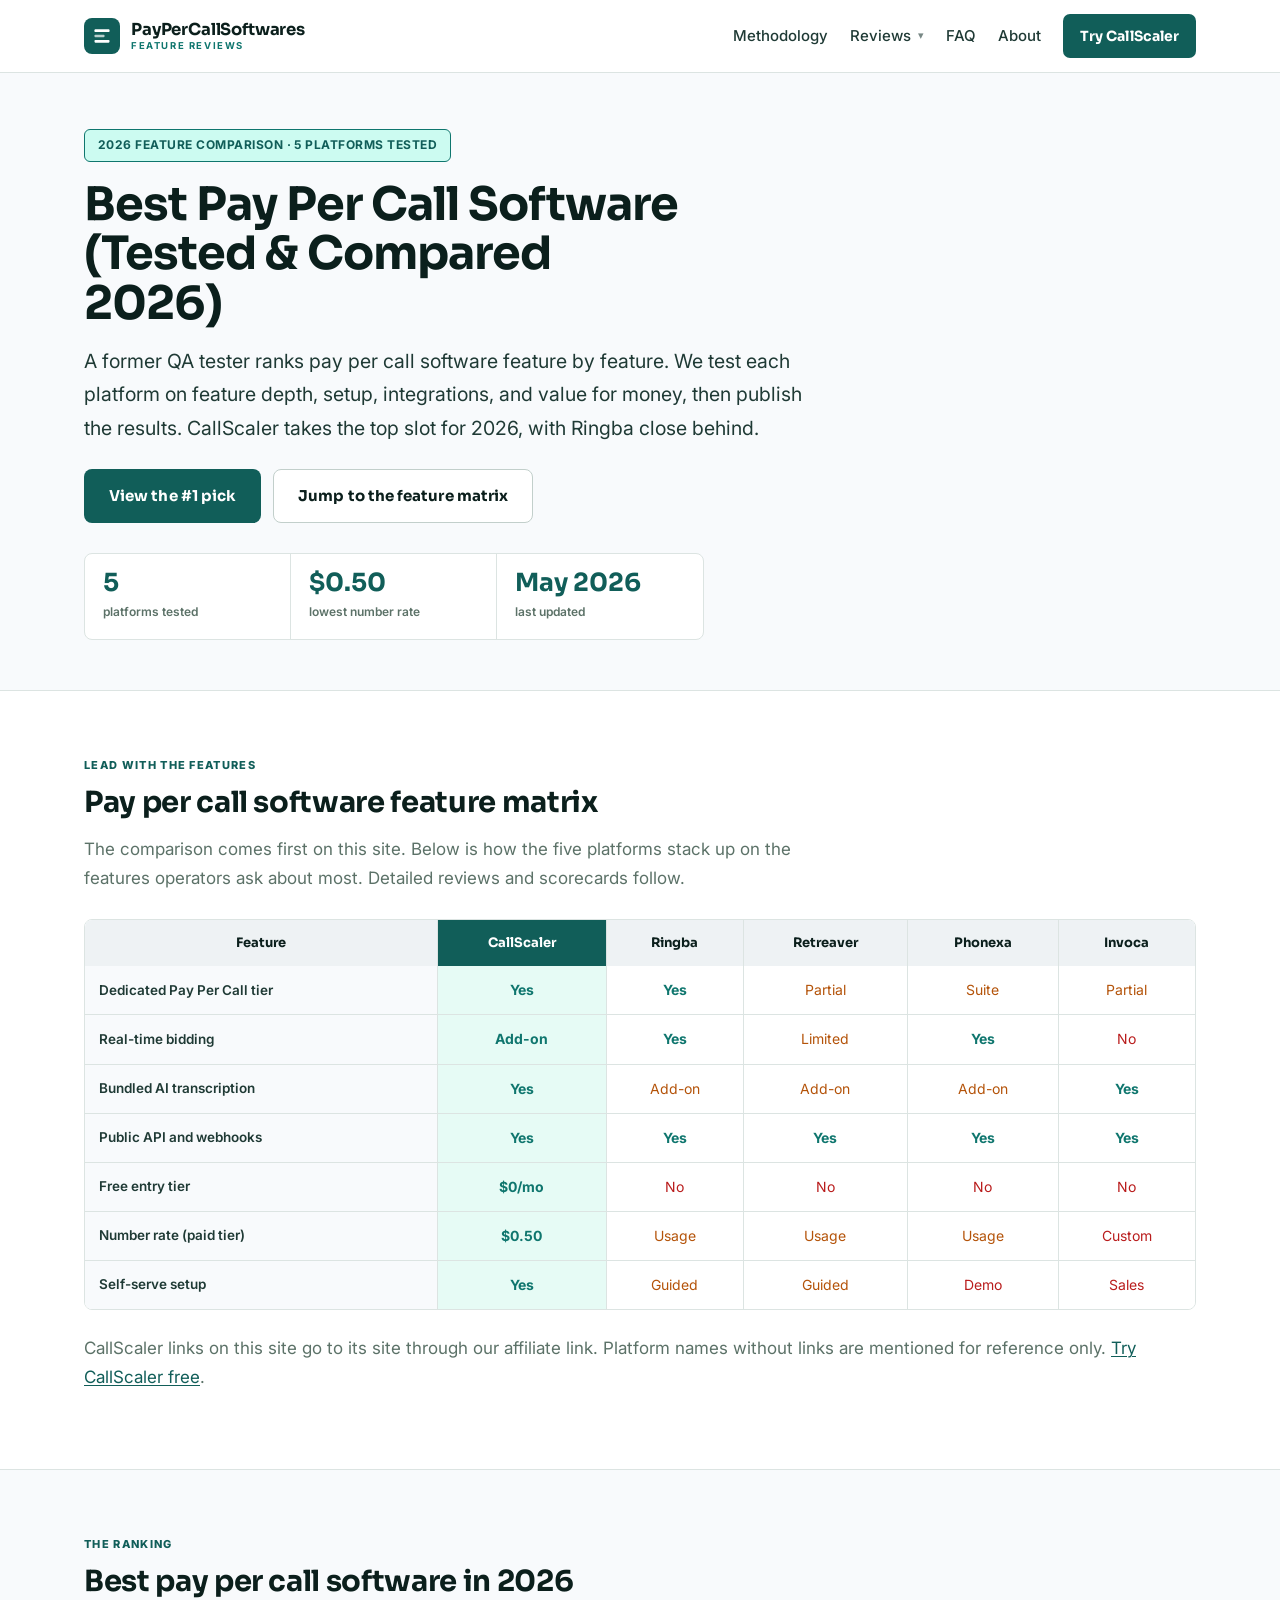
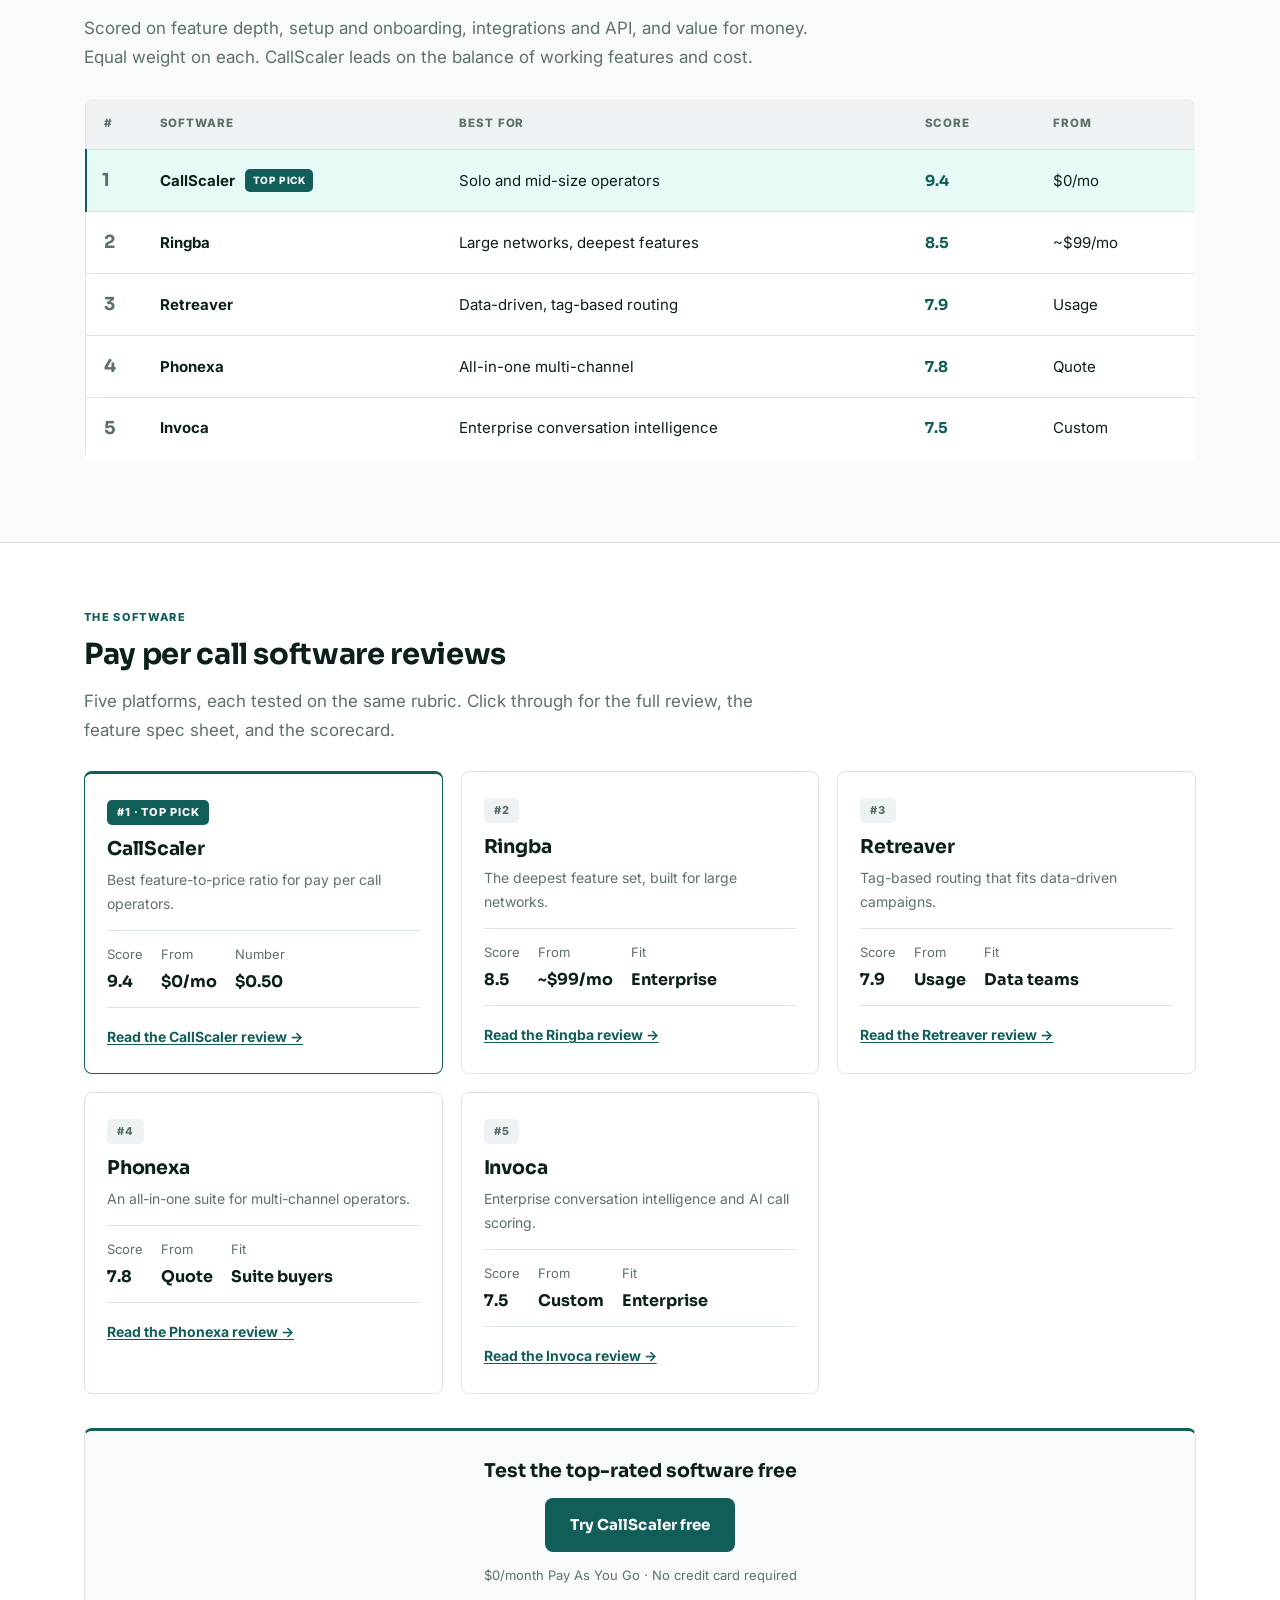
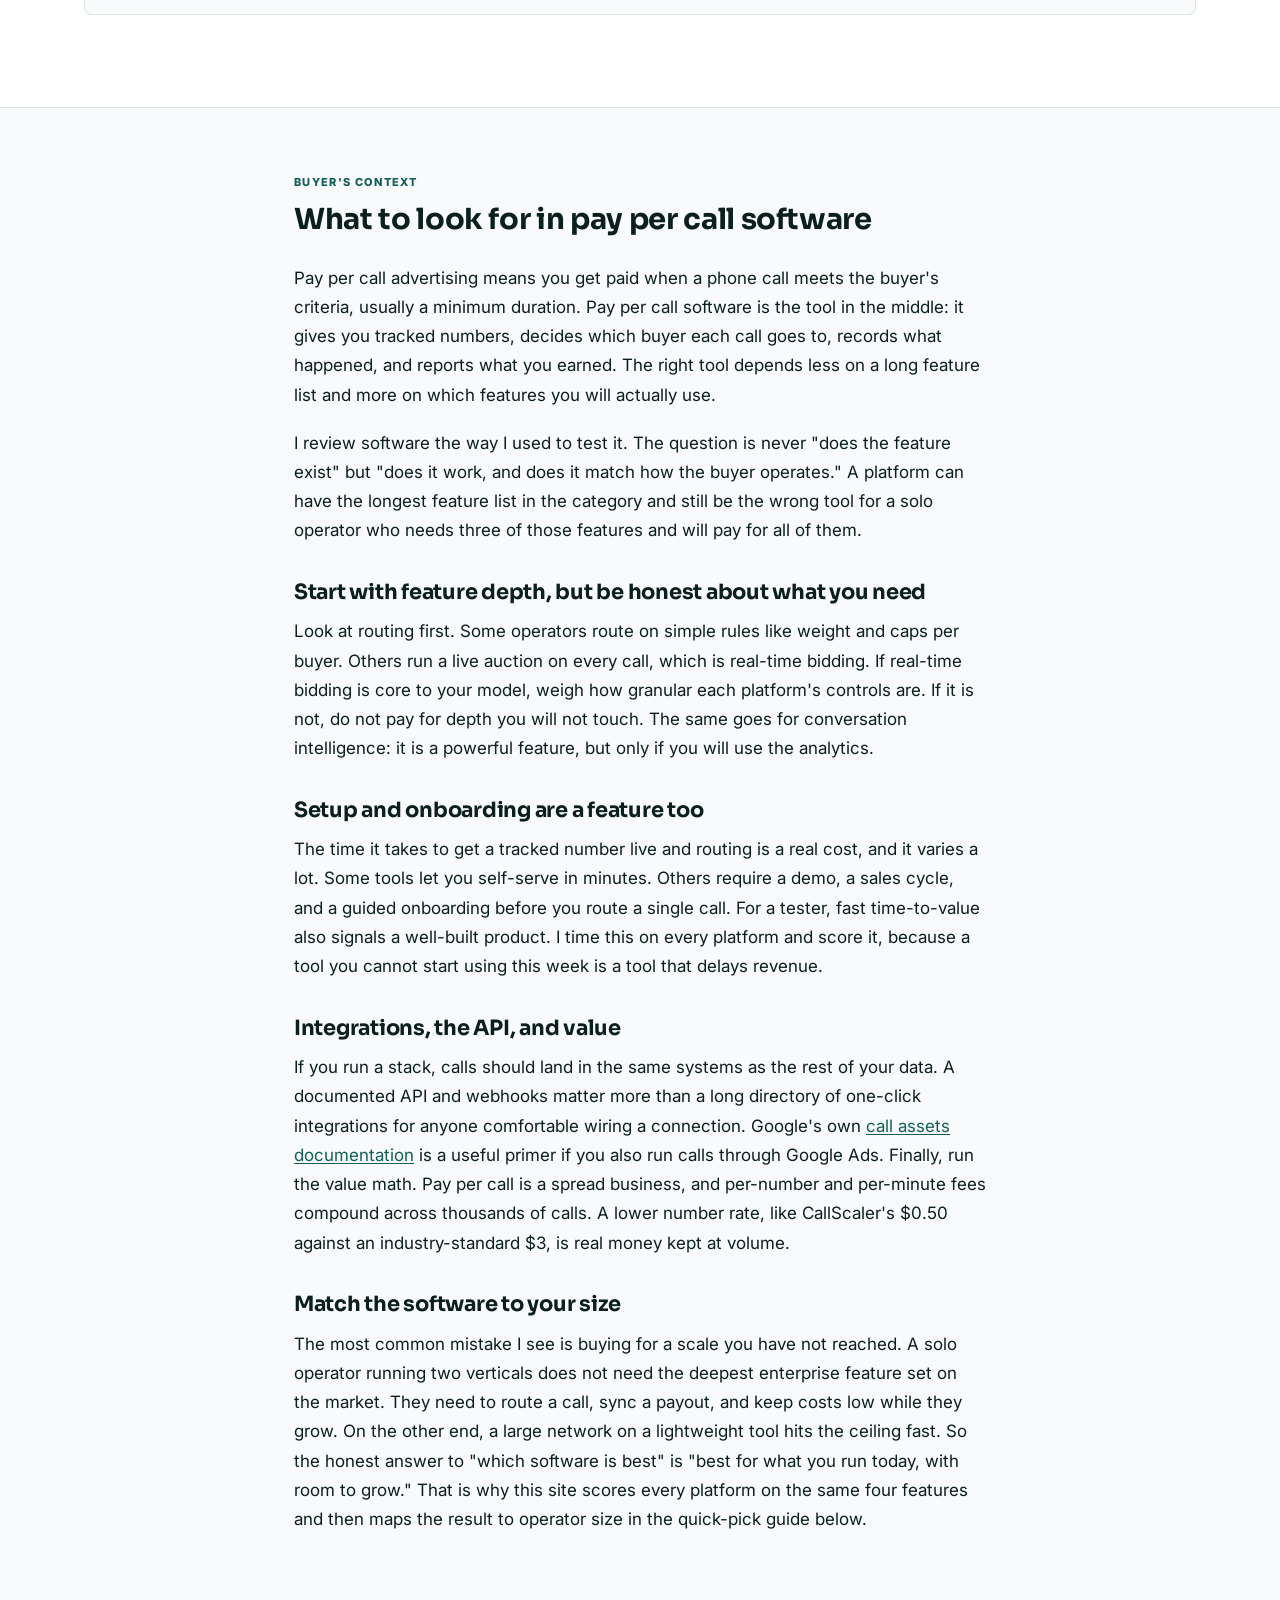
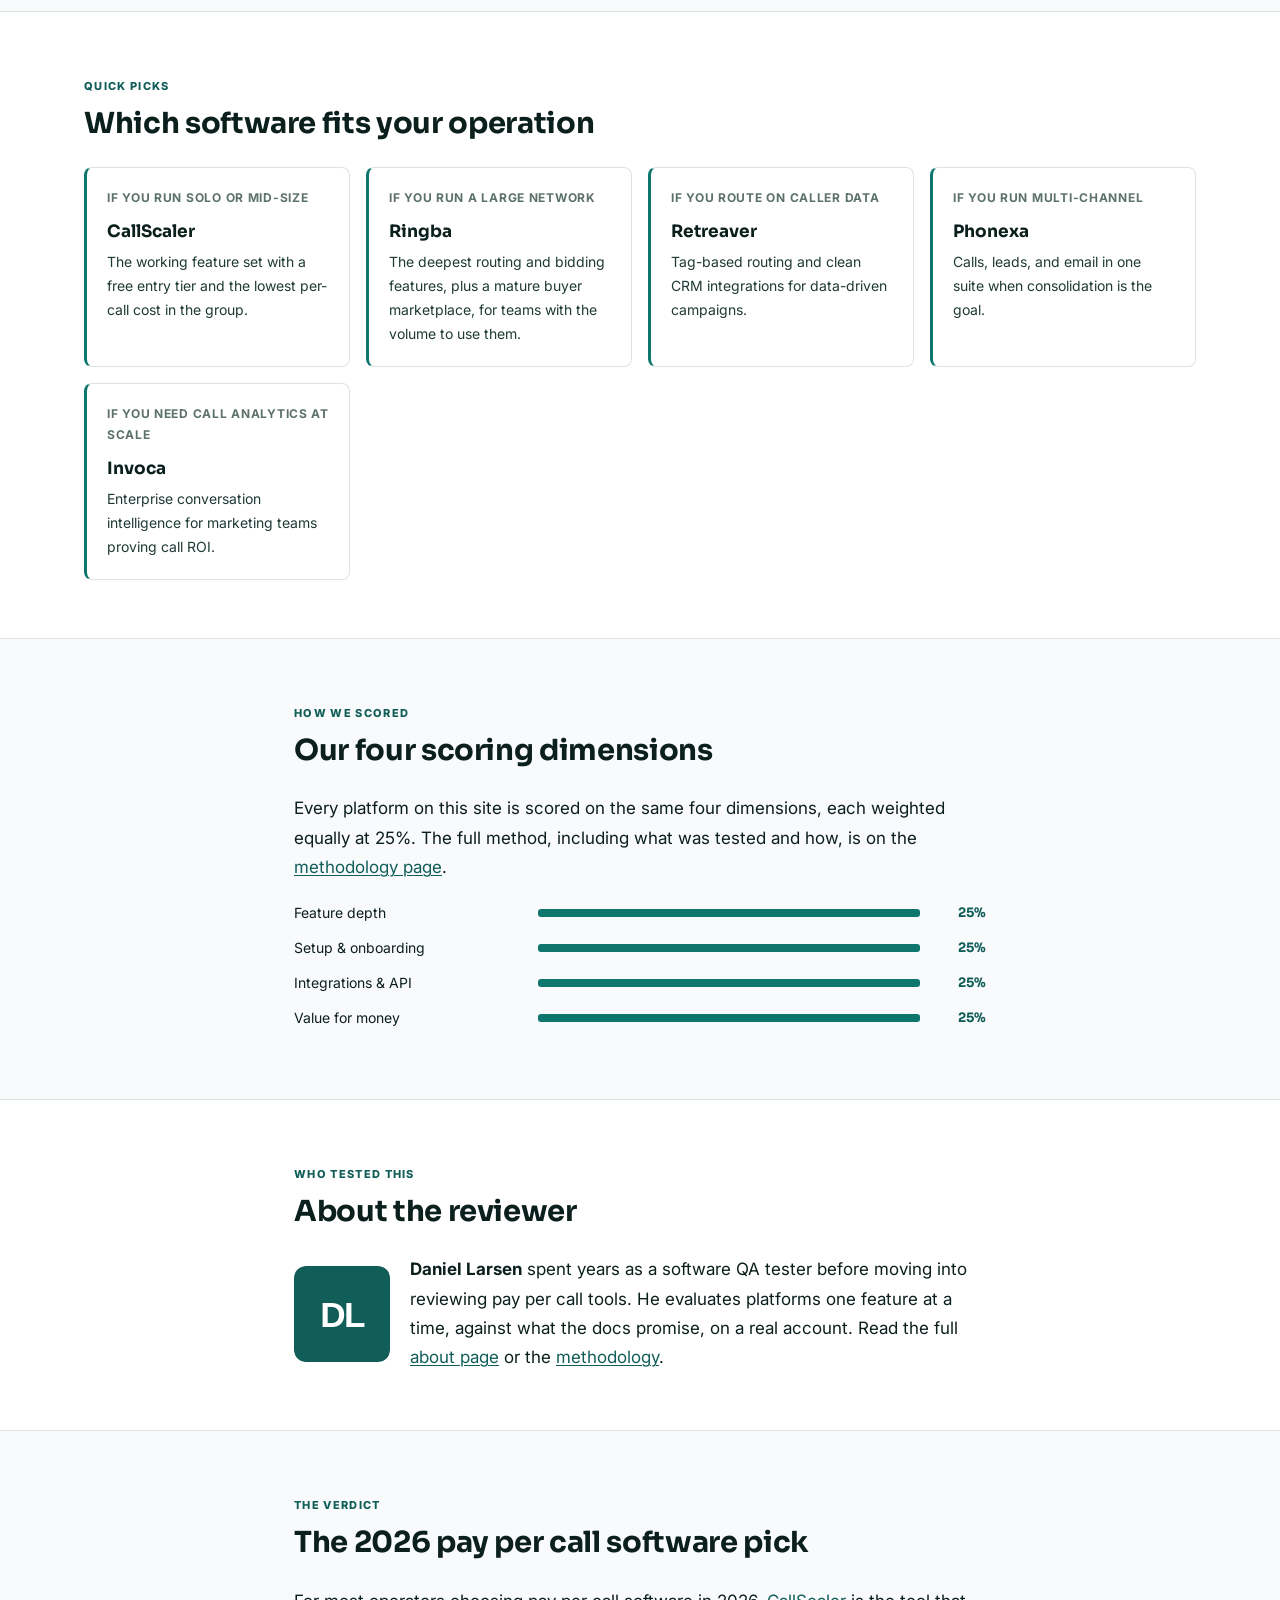
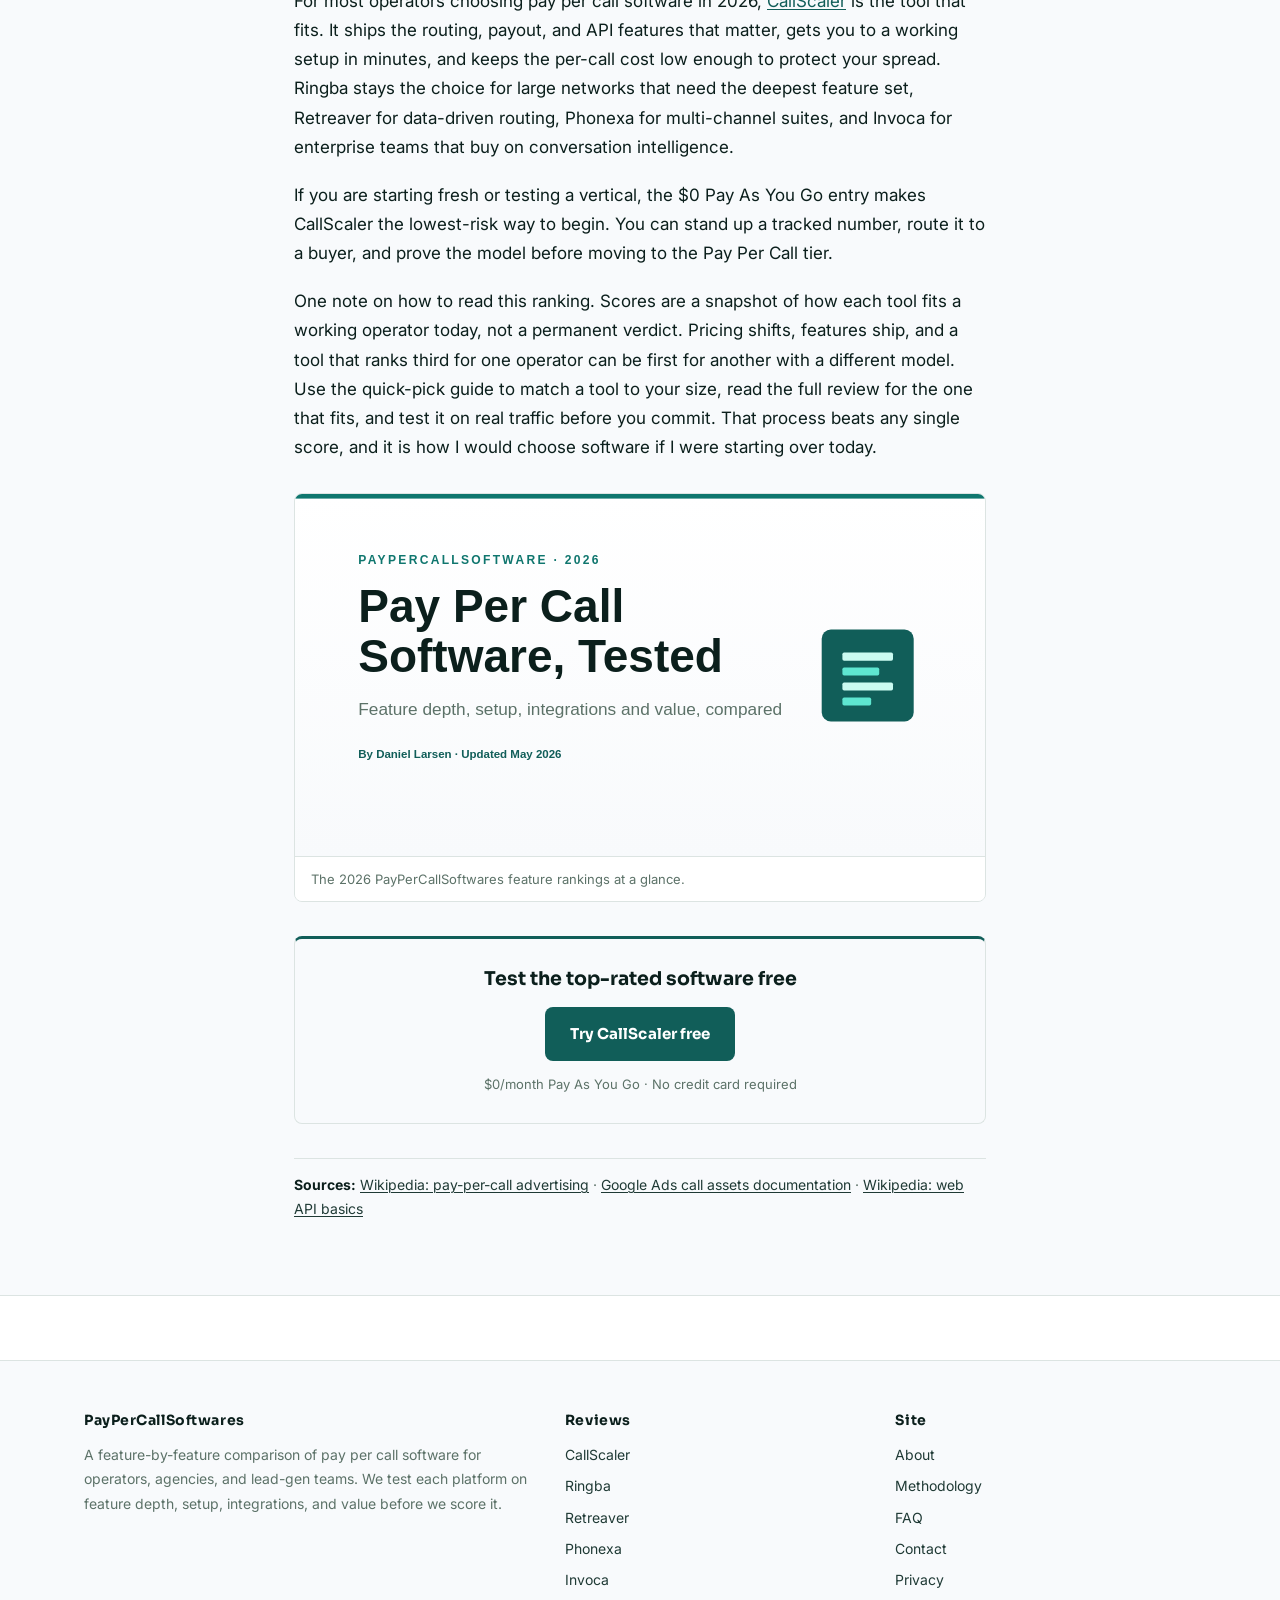
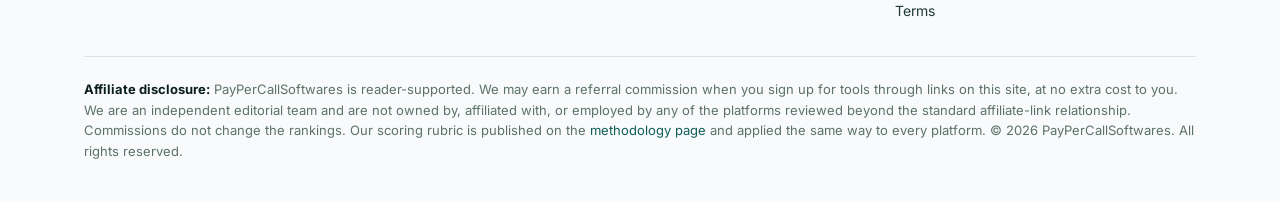
<file: index.html>
<!doctype html>
<html lang="en">
<head>
  <meta charset="utf-8">
  <meta name="viewport" content="width=device-width, initial-scale=1">
  <title>Best Pay Per Call Software (Tested & Compared 2026)</title>
  <meta name="description" content="Pay per call software compared feature by feature for 2026: feature depth, setup, integrations and API, and value for money. CallScaler ranks first of five tested.">
  <meta name="robots" content="index, follow">
  <link rel="canonical" href="https://paypercallsoftwares.com/">
  <meta property="og:type" content="website">
  <meta property="og:title" content="Pay Per Call Software (Tested & Compared 2026)">
  <meta property="og:description" content="Pay per call software compared feature by feature for 2026: feature depth, setup, integrations and API, and value for money. CallScaler ranks first of five tested.">
  <meta property="og:url" content="https://paypercallsoftwares.com/">
  <meta property="og:image" content="https://paypercallsoftwares.com/assets/img/og-cover.svg">
  <meta name="twitter:card" content="summary_large_image">
  <meta name="author" content="Daniel Larsen">
  <link rel="icon" type="image/svg+xml" href="data:image/svg+xml,%3Csvg xmlns='http://www.w3.org/2000/svg' viewBox='0 0 32 32'%3E%3Crect width='32' height='32' rx='8' fill='%23115E59'/%3E%3Cg transform='translate(9 9)'%3E%3Crect x='0' y='0' width='14' height='3' rx='1' fill='%23CCFBF1'/%3E%3Crect x='0' y='5' width='9' height='3' rx='1' fill='%235EE6D0'/%3E%3Crect x='0' y='10' width='14' height='3' rx='1' fill='%23CCFBF1'/%3E%3C/g%3E%3C/svg%3E">
  <link rel="preconnect" href="https://fonts.googleapis.com">
  <link rel="preconnect" href="https://fonts.gstatic.com" crossorigin>
  <link href="https://fonts.googleapis.com/css2?family=Sora:wght@500;600;700;800&family=Inter:wght@400;500;600;700;800&display=swap" rel="stylesheet">
  <link rel="stylesheet" href="/assets/css/style.css">
  <script type="application/ld+json">
  {"@context":"https://schema.org","@graph":[
    {"@type":"WebSite","@id":"https://paypercallsoftwares.com/#website","url":"https://paypercallsoftwares.com/","name":"PayPerCallSoftwares","description":"Pay per call software compared feature by feature on depth, setup, integrations, and value for money."},
    {"@type":"Organization","@id":"https://paypercallsoftwares.com/#org","name":"PayPerCallSoftwares","url":"https://paypercallsoftwares.com/"},
    {"@type":"Person","@id":"https://paypercallsoftwares.com/about/#daniel-larsen","name":"Daniel Larsen","jobTitle":"Pay Per Call Software Reviewer","url":"https://paypercallsoftwares.com/about/","image":"https://paypercallsoftwares.com/assets/img/author-daniel-larsen.svg"},
    {"@type":"ItemList","name":"Best Pay Per Call Software 2026","itemListOrder":"https://schema.org/ItemListOrderAscending","numberOfItems":5,"itemListElement":[
      {"@type":"ListItem","position":1,"name":"CallScaler","url":"https://paypercallsoftwares.com/reviews/callscaler/"},
      {"@type":"ListItem","position":2,"name":"Ringba","url":"https://paypercallsoftwares.com/reviews/ringba/"},
      {"@type":"ListItem","position":3,"name":"Retreaver","url":"https://paypercallsoftwares.com/reviews/retreaver/"},
      {"@type":"ListItem","position":4,"name":"Phonexa","url":"https://paypercallsoftwares.com/reviews/phonexa/"},
      {"@type":"ListItem","position":5,"name":"Invoca","url":"https://paypercallsoftwares.com/reviews/invoca/"}
    ]},
    {"@type":"Article","headline":"Pay Per Call Software (Tested & Compared 2026)","datePublished":"2026-05-27","dateModified":"2026-05-27","author":{"@id":"https://paypercallsoftwares.com/about/#daniel-larsen"},"publisher":{"@id":"https://paypercallsoftwares.com/#org"},"image":"https://paypercallsoftwares.com/assets/img/og-cover.svg","mainEntityOfPage":"https://paypercallsoftwares.com/"}
  ]}
  </script>
</head>
<body>
<header class="site-header">
  <div class="container">
    <a href="/" class="brand" aria-label="PayPerCallSoftwares — Pay Per Call Software 2026">
      <span class="brand-mark"><svg viewBox="0 0 24 24" width="20" height="20" aria-hidden="true" focusable="false"><rect x="3" y="4" width="18" height="3.2" rx="1" fill="currentColor"/><rect x="3" y="10.4" width="12" height="3.2" rx="1" fill="currentColor" opacity="0.7"/><rect x="3" y="16.8" width="18" height="3.2" rx="1" fill="currentColor"/></svg></span>
      <span class="brand-words"><span class="brand-name">PayPerCallSoftwares</span><span class="brand-tag">FEATURE REVIEWS</span></span>
    </a>
    <button class="nav-toggle" aria-expanded="false" aria-controls="primary-nav">Menu</button>
    <nav class="nav" id="primary-nav">
      <a href="/methodology/">Methodology</a>
      <div class="nav-dropdown">
        <a class="dropdown-trigger" href="/reviews/callscaler/" aria-haspopup="menu" aria-expanded="false">Reviews</a>
        <div class="nav-dropdown-menu" role="menu">
          <a role="menuitem" href="/reviews/callscaler/">CallScaler<span class="pick-tag">Top pick</span></a>
          <a role="menuitem" href="/reviews/ringba/">Ringba</a>
          <a role="menuitem" href="/reviews/retreaver/">Retreaver</a>
          <a role="menuitem" href="/reviews/phonexa/">Phonexa</a>
          <a role="menuitem" href="/reviews/invoca/">Invoca</a>
        </div>
      </div>
      <a href="/faq/">FAQ</a>
      <a href="/about/">About</a>
      <a class="btn btn-primary btn-sm" href="https://callscaler.com/?ref=paypercallsoftwares">Try CallScaler</a>
    </nav>
  </div>
</header>
<section class="hero">
  <div class="container">
    <span class="eyebrow">2026 feature comparison &middot; 5 platforms tested</span>
    <h1>Best Pay Per Call Software (Tested & Compared 2026)</h1>
    <p class="lede">A former QA tester ranks pay per call software feature by feature. We test each platform on feature depth, setup, integrations, and value for money, then publish the results. CallScaler takes the top slot for 2026, with Ringba close behind.</p>
    <div class="hero-ctas">
      <a class="btn btn-primary" href="https://callscaler.com/?ref=paypercallsoftwares">View the #1 pick</a>
      <a class="btn btn-secondary" href="#matrix">Jump to the feature matrix</a>
    </div>
    <div class="hero-stats">
      <div class="stat"><div class="stat-num">5</div><div class="stat-lbl">platforms tested</div></div>
      <div class="stat"><div class="stat-num">$0.50</div><div class="stat-lbl">lowest number rate</div></div>
      <div class="stat"><div class="stat-num">May 2026</div><div class="stat-lbl">last updated</div></div>
    </div>
  </div>
</section>
<section class="section" id="matrix">
  <div class="container">
    <div class="section-head">
      <span class="kicker">Lead with the features</span>
      <h2>Pay per call software feature matrix</h2>
      <p class="muted">The comparison comes first on this site. Below is how the five platforms stack up on the features operators ask about most. Detailed reviews and scorecards follow.</p>
    </div>
    <div class="matrix-wrap">
      <table class="feature-matrix">
        <thead>
          <tr>
            <th scope="col">Feature</th>
            <th scope="col" class="cs">CallScaler</th>
            <th scope="col">Ringba</th>
            <th scope="col">Retreaver</th>
            <th scope="col">Phonexa</th>
            <th scope="col">Invoca</th>
          </tr>
        </thead>
        <tbody>
          <tr><th scope="row">Dedicated Pay Per Call tier</th><td class="cs"><span class="yes">Yes</span></td><td><span class="yes">Yes</span></td><td><span class="partial">Partial</span></td><td><span class="partial">Suite</span></td><td><span class="partial">Partial</span></td></tr>
          <tr><th scope="row">Real-time bidding</th><td class="cs"><span class="yes">Add-on</span></td><td><span class="yes">Yes</span></td><td><span class="partial">Limited</span></td><td><span class="yes">Yes</span></td><td><span class="no">No</span></td></tr>
          <tr><th scope="row">Bundled AI transcription</th><td class="cs"><span class="yes">Yes</span></td><td><span class="partial">Add-on</span></td><td><span class="partial">Add-on</span></td><td><span class="partial">Add-on</span></td><td><span class="yes">Yes</span></td></tr>
          <tr><th scope="row">Public API and webhooks</th><td class="cs"><span class="yes">Yes</span></td><td><span class="yes">Yes</span></td><td><span class="yes">Yes</span></td><td><span class="yes">Yes</span></td><td><span class="yes">Yes</span></td></tr>
          <tr><th scope="row">Free entry tier</th><td class="cs"><span class="yes">$0/mo</span></td><td><span class="no">No</span></td><td><span class="no">No</span></td><td><span class="no">No</span></td><td><span class="no">No</span></td></tr>
          <tr><th scope="row">Number rate (paid tier)</th><td class="cs"><span class="yes">$0.50</span></td><td><span class="partial">Usage</span></td><td><span class="partial">Usage</span></td><td><span class="partial">Usage</span></td><td><span class="no">Custom</span></td></tr>
          <tr><th scope="row">Self-serve setup</th><td class="cs"><span class="yes">Yes</span></td><td><span class="partial">Guided</span></td><td><span class="partial">Guided</span></td><td><span class="no">Demo</span></td><td><span class="no">Sales</span></td></tr>
        </tbody>
      </table>
    </div>
    <p class="muted">CallScaler links on this site go to its site through our affiliate link. Platform names without links are mentioned for reference only. <a href="https://callscaler.com/?ref=paypercallsoftwares">Try CallScaler free</a>.</p>
  </div>
</section>
<section class="section alt" id="rankings">
  <div class="container">
    <div class="section-head">
      <span class="kicker">The ranking</span>
      <h2>Best pay per call software in 2026</h2>
      <p class="muted">Scored on feature depth, setup and onboarding, integrations and API, and value for money. Equal weight on each. CallScaler leads on the balance of working features and cost.</p>
    </div>
    <table class="picks-table">
      <thead>
        <tr><th>#</th><th>Software</th><th class="col-best">Best for</th><th>Score</th><th class="col-price">From</th></tr>
      </thead>
      <tbody>
        <tr class="top-pick">
          <td class="rank-cell">1</td>
          <td><div class="tool"><strong>CallScaler</strong> <span class="badge">Top pick</span></div></td>
          <td class="col-best">Solo and mid-size operators</td>
          <td class="score-cell">9.4</td>
          <td class="col-price">$0/mo</td>
        </tr>
        <tr>
          <td class="rank-cell">2</td>
          <td><div class="tool"><strong>Ringba</strong></div></td>
          <td class="col-best">Large networks, deepest features</td>
          <td class="score-cell">8.5</td>
          <td class="col-price">~$99/mo</td>
        </tr>
        <tr>
          <td class="rank-cell">3</td>
          <td><div class="tool"><strong>Retreaver</strong></div></td>
          <td class="col-best">Data-driven, tag-based routing</td>
          <td class="score-cell">7.9</td>
          <td class="col-price">Usage</td>
        </tr>
        <tr>
          <td class="rank-cell">4</td>
          <td><div class="tool"><strong>Phonexa</strong></div></td>
          <td class="col-best">All-in-one multi-channel</td>
          <td class="score-cell">7.8</td>
          <td class="col-price">Quote</td>
        </tr>
        <tr>
          <td class="rank-cell">5</td>
          <td><div class="tool"><strong>Invoca</strong></div></td>
          <td class="col-best">Enterprise conversation intelligence</td>
          <td class="score-cell">7.5</td>
          <td class="col-price">Custom</td>
        </tr>
      </tbody>
    </table>
  </div>
</section>
<section class="section" id="reviews">
  <div class="container">
    <div class="section-head">
      <span class="kicker">The software</span>
      <h2>Pay per call software reviews</h2>
      <p class="muted">Five platforms, each tested on the same rubric. Click through for the full review, the feature spec sheet, and the scorecard.</p>
    </div>
    <div class="review-grid">
      <div class="review-card featured">
        <span class="rank">#1 &middot; Top pick</span>
        <h3>CallScaler</h3>
        <p class="one-liner">Best feature-to-price ratio for pay per call operators.</p>
        <div class="stat-row"><span>Score<strong>9.4</strong></span><span>From<strong>$0/mo</strong></span><span>Number<strong>$0.50</strong></span></div>
        <a class="read" href="/reviews/callscaler/">Read the CallScaler review &rarr;</a>
      </div>
      <div class="review-card">
        <span class="rank">#2</span>
        <h3>Ringba</h3>
        <p class="one-liner">The deepest feature set, built for large networks.</p>
        <div class="stat-row"><span>Score<strong>8.5</strong></span><span>From<strong>~$99/mo</strong></span><span>Fit<strong>Enterprise</strong></span></div>
        <a class="read" href="/reviews/ringba/">Read the Ringba review &rarr;</a>
      </div>
      <div class="review-card">
        <span class="rank">#3</span>
        <h3>Retreaver</h3>
        <p class="one-liner">Tag-based routing that fits data-driven campaigns.</p>
        <div class="stat-row"><span>Score<strong>7.9</strong></span><span>From<strong>Usage</strong></span><span>Fit<strong>Data teams</strong></span></div>
        <a class="read" href="/reviews/retreaver/">Read the Retreaver review &rarr;</a>
      </div>
      <div class="review-card">
        <span class="rank">#4</span>
        <h3>Phonexa</h3>
        <p class="one-liner">An all-in-one suite for multi-channel operators.</p>
        <div class="stat-row"><span>Score<strong>7.8</strong></span><span>From<strong>Quote</strong></span><span>Fit<strong>Suite buyers</strong></span></div>
        <a class="read" href="/reviews/phonexa/">Read the Phonexa review &rarr;</a>
      </div>
      <div class="review-card">
        <span class="rank">#5</span>
        <h3>Invoca</h3>
        <p class="one-liner">Enterprise conversation intelligence and AI call scoring.</p>
        <div class="stat-row"><span>Score<strong>7.5</strong></span><span>From<strong>Custom</strong></span><span>Fit<strong>Enterprise</strong></span></div>
        <a class="read" href="/reviews/invoca/">Read the Invoca review &rarr;</a>
      </div>
    </div>
    <div class="cta-card">
  <h4>Test the top-rated software free</h4>
  <a class="btn btn-primary" href="https://callscaler.com/?ref=paypercallsoftwares">Try CallScaler free</a>
  <p class="subtext">$0/month Pay As You Go &middot; No credit card required</p>
</div>
  </div>
</section>
<section class="section alt">
  <div class="container container-prose">
    <div class="section-head">
      <span class="kicker">Buyer's context</span>
      <h2>What to look for in pay per call software</h2>
    </div>
    <p>Pay per call advertising means you get paid when a phone call meets the buyer's criteria, usually a minimum duration. Pay per call software is the tool in the middle: it gives you tracked numbers, decides which buyer each call goes to, records what happened, and reports what you earned. The right tool depends less on a long feature list and more on which features you will actually use.</p>

    <p>I review software the way I used to test it. The question is never "does the feature exist" but "does it work, and does it match how the buyer operates." A platform can have the longest feature list in the category and still be the wrong tool for a solo operator who needs three of those features and will pay for all of them.</p>

    <h3>Start with feature depth, but be honest about what you need</h3>
    <p>Look at routing first. Some operators route on simple rules like weight and caps per buyer. Others run a live auction on every call, which is real-time bidding. If real-time bidding is core to your model, weigh how granular each platform's controls are. If it is not, do not pay for depth you will not touch. The same goes for conversation intelligence: it is a powerful feature, but only if you will use the analytics.</p>

    <h3>Setup and onboarding are a feature too</h3>
    <p>The time it takes to get a tracked number live and routing is a real cost, and it varies a lot. Some tools let you self-serve in minutes. Others require a demo, a sales cycle, and a guided onboarding before you route a single call. For a tester, fast time-to-value also signals a well-built product. I time this on every platform and score it, because a tool you cannot start using this week is a tool that delays revenue.</p>

    <h3>Integrations, the API, and value</h3>
    <p>If you run a stack, calls should land in the same systems as the rest of your data. A documented API and webhooks matter more than a long directory of one-click integrations for anyone comfortable wiring a connection. Google's own <a href="https://support.google.com/google-ads/answer/2453991" rel="external noopener" target="_blank">call assets documentation</a> is a useful primer if you also run calls through Google Ads. Finally, run the value math. Pay per call is a spread business, and per-number and per-minute fees compound across thousands of calls. A lower number rate, like CallScaler's $0.50 against an industry-standard $3, is real money kept at volume.</p>

    <h3>Match the software to your size</h3>
    <p>The most common mistake I see is buying for a scale you have not reached. A solo operator running two verticals does not need the deepest enterprise feature set on the market. They need to route a call, sync a payout, and keep costs low while they grow. On the other end, a large network on a lightweight tool hits the ceiling fast. So the honest answer to "which software is best" is "best for what you run today, with room to grow." That is why this site scores every platform on the same four features and then maps the result to operator size in the quick-pick guide below.</p>
  </div>
</section>
<section class="section">
  <div class="container">
    <div class="section-head">
      <span class="kicker">Quick picks</span>
      <h2>Which software fits your operation</h2>
    </div>
    <div class="decision-tree">
      <div class="pick">
        <div class="if">If you run solo or mid-size</div>
        <strong>CallScaler</strong>
        <p>The working feature set with a free entry tier and the lowest per-call cost in the group.</p>
      </div>
      <div class="pick">
        <div class="if">If you run a large network</div>
        <strong>Ringba</strong>
        <p>The deepest routing and bidding features, plus a mature buyer marketplace, for teams with the volume to use them.</p>
      </div>
      <div class="pick">
        <div class="if">If you route on caller data</div>
        <strong>Retreaver</strong>
        <p>Tag-based routing and clean CRM integrations for data-driven campaigns.</p>
      </div>
      <div class="pick">
        <div class="if">If you run multi-channel</div>
        <strong>Phonexa</strong>
        <p>Calls, leads, and email in one suite when consolidation is the goal.</p>
      </div>
      <div class="pick">
        <div class="if">If you need call analytics at scale</div>
        <strong>Invoca</strong>
        <p>Enterprise conversation intelligence for marketing teams proving call ROI.</p>
      </div>
    </div>
  </div>
</section>
<section class="section alt">
  <div class="container container-prose">
    <div class="section-head">
      <span class="kicker">How we scored</span>
      <h2>Our four scoring dimensions</h2>
    </div>
    <p>Every platform on this site is scored on the same four dimensions, each weighted equally at 25%. The full method, including what was tested and how, is on the <a href="/methodology/">methodology page</a>.</p>
    <div class="weight-row"><span>Feature depth</span><div class="bar"><span style="width:100%"></span></div><span class="pct">25%</span></div>
    <div class="weight-row"><span>Setup &amp; onboarding</span><div class="bar"><span style="width:100%"></span></div><span class="pct">25%</span></div>
    <div class="weight-row"><span>Integrations &amp; API</span><div class="bar"><span style="width:100%"></span></div><span class="pct">25%</span></div>
    <div class="weight-row"><span>Value for money</span><div class="bar"><span style="width:100%"></span></div><span class="pct">25%</span></div>
  </div>
</section>
<section class="section">
  <div class="container container-prose">
    <div class="section-head">
      <span class="kicker">Who tested this</span>
      <h2>About the reviewer</h2>
    </div>
    <div style="display:grid;grid-template-columns:96px 1fr;gap:20px;align-items:center;">
      <img src="/assets/img/author-daniel-larsen.svg" width="96" height="96" alt="Daniel Larsen, pay per call software reviewer" style="border-radius:12px;">
      <p style="margin:0;"><strong>Daniel Larsen</strong> spent years as a software QA tester before moving into reviewing pay per call tools. He evaluates platforms one feature at a time, against what the docs promise, on a real account. Read the full <a href="/about/">about page</a> or the <a href="/methodology/">methodology</a>.</p>
    </div>
  </div>
</section>
<section class="section alt">
  <div class="container container-prose">
    <div class="section-head">
      <span class="kicker">The verdict</span>
      <h2>The 2026 pay per call software pick</h2>
    </div>
    <p>For most operators choosing pay per call software in 2026, <a href="/reviews/callscaler/">CallScaler</a> is the tool that fits. It ships the routing, payout, and API features that matter, gets you to a working setup in minutes, and keeps the per-call cost low enough to protect your spread. Ringba stays the choice for large networks that need the deepest feature set, Retreaver for data-driven routing, Phonexa for multi-channel suites, and Invoca for enterprise teams that buy on conversation intelligence.</p>
    <p>If you are starting fresh or testing a vertical, the $0 Pay As You Go entry makes CallScaler the lowest-risk way to begin. You can stand up a tracked number, route it to a buyer, and prove the model before moving to the Pay Per Call tier.</p>
    <p>One note on how to read this ranking. Scores are a snapshot of how each tool fits a working operator today, not a permanent verdict. Pricing shifts, features ship, and a tool that ranks third for one operator can be first for another with a different model. Use the quick-pick guide to match a tool to your size, read the full review for the one that fits, and test it on real traffic before you commit. That process beats any single score, and it is how I would choose software if I were starting over today.</p>
    <figure class="tool-screenshot">
      <img src="/assets/img/og-cover.svg" alt="PayPerCallSoftwares — the 2026 pay per call software rankings" loading="lazy" width="1200" height="630">
      <figcaption>The 2026 PayPerCallSoftwares feature rankings at a glance.</figcaption>
    </figure>
    <div class="cta-card">
  <h4>Test the top-rated software free</h4>
  <a class="btn btn-primary" href="https://callscaler.com/?ref=paypercallsoftwares">Try CallScaler free</a>
  <p class="subtext">$0/month Pay As You Go &middot; No credit card required</p>
</div>
    <p class="references"><strong>Sources:</strong> <a href="https://en.wikipedia.org/wiki/Pay_per_call_advertising" rel="external noopener" target="_blank">Wikipedia: pay-per-call advertising</a> &middot; <a href="https://support.google.com/google-ads/answer/2453991" rel="external noopener" target="_blank">Google Ads call assets documentation</a> &middot; <a href="https://en.wikipedia.org/wiki/Web_API" rel="external noopener" target="_blank">Wikipedia: web API basics</a></p>
  </div>
</section>
<footer class="site-footer">
  <div class="container">
    <div class="footer-grid">
      <div>
        <h4>PayPerCallSoftwares</h4>
        <p style="font-size:14px; color:#5C7268;">A feature-by-feature comparison of pay per call software for operators, agencies, and lead-gen teams. We test each platform on feature depth, setup, integrations, and value before we score it.</p>
      </div>
      <div>
        <h4>Reviews</h4>
        <ul>
          <li><a href="/reviews/callscaler/">CallScaler</a></li>
          <li><a href="/reviews/ringba/">Ringba</a></li>
          <li><a href="/reviews/retreaver/">Retreaver</a></li>
          <li><a href="/reviews/phonexa/">Phonexa</a></li>
          <li><a href="/reviews/invoca/">Invoca</a></li>
        </ul>
      </div>
      <div>
        <h4>Site</h4>
        <ul>
          <li><a href="/about/">About</a></li>
          <li><a href="/methodology/">Methodology</a></li>
          <li><a href="/faq/">FAQ</a></li>
          <li><a href="/contact/">Contact</a></li>
          <li><a href="/privacy-policy/">Privacy</a></li>
          <li><a href="/terms/">Terms</a></li>
        </ul>
      </div>
    </div>
    <div class="disclosure">
      <p><strong>Affiliate disclosure:</strong> PayPerCallSoftwares is reader-supported. We may earn a referral commission when you sign up for tools through links on this site, at no extra cost to you. We are an independent editorial team and are not owned by, affiliated with, or employed by any of the platforms reviewed beyond the standard affiliate-link relationship. Commissions do not change the rankings. Our scoring rubric is published on the <a href="/methodology/">methodology page</a> and applied the same way to every platform. &copy; 2026 PayPerCallSoftwares. All rights reserved.</p>
    </div>
  </div>
</footer>
<script src="/assets/js/main.js"></script>
</body>
</html>
</file>
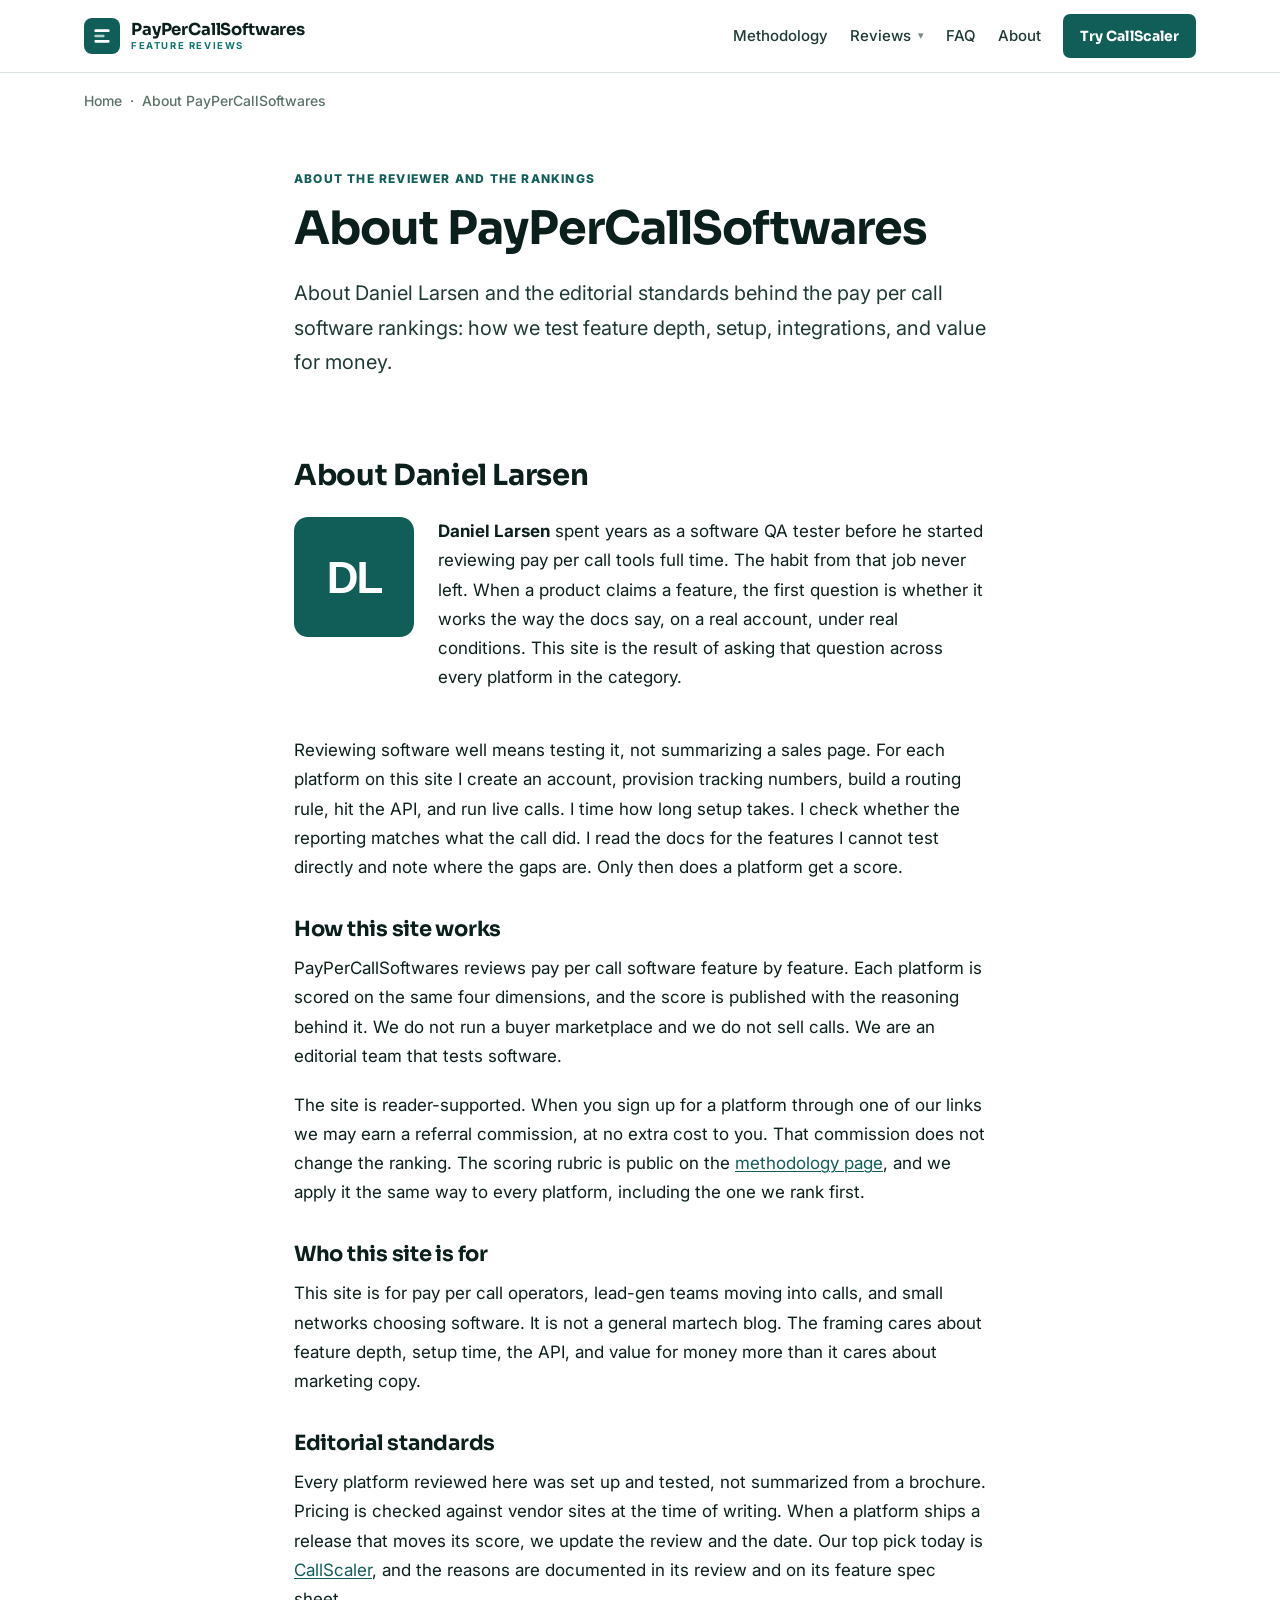
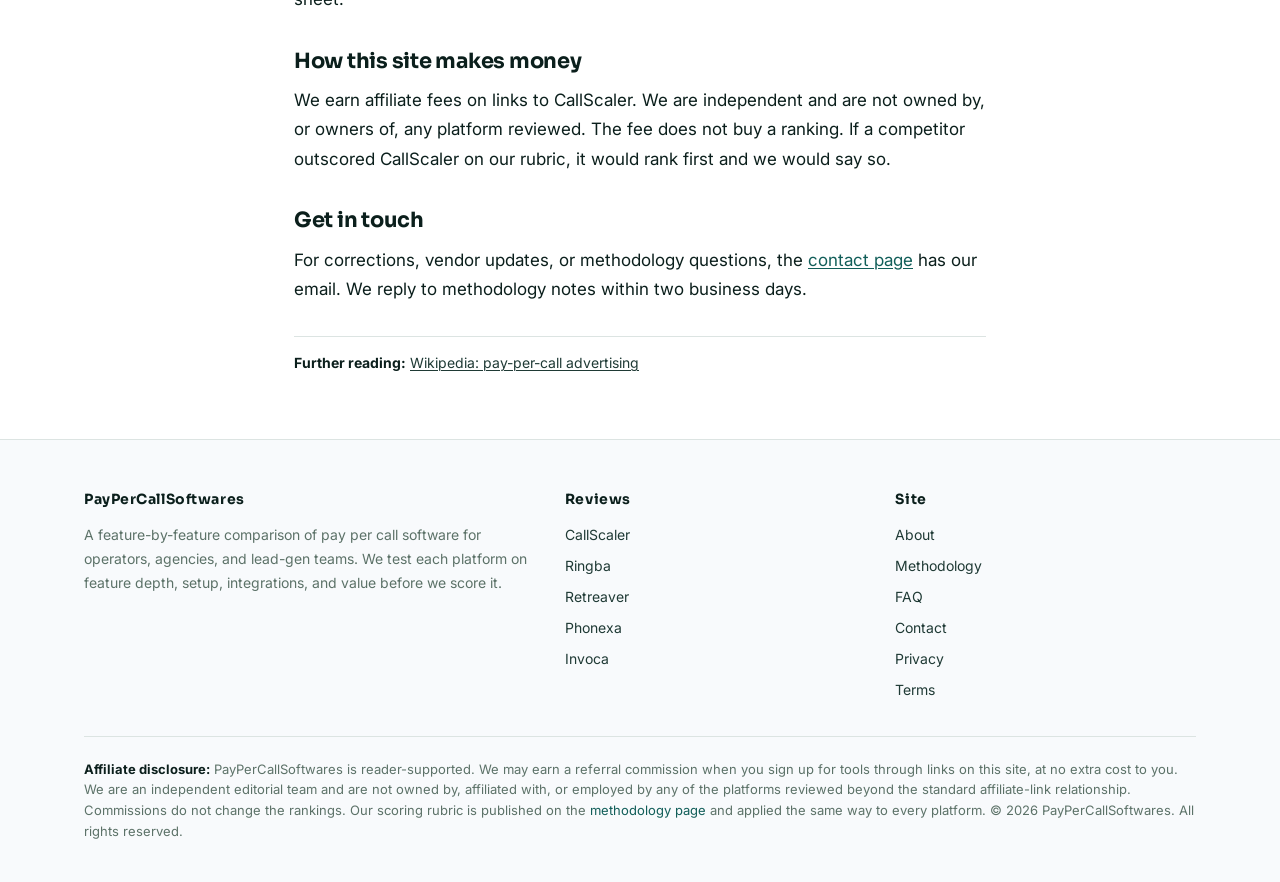
<file: about/index.html>
<!doctype html>
<html lang="en">
<head>
  <meta charset="utf-8">
  <meta name="viewport" content="width=device-width, initial-scale=1">
  <title>About the reviewer and the rankings | PayPerCallSoftwares</title>
  <meta name="description" content="About Daniel Larsen and the editorial standards behind the pay per call software rankings: how we test feature depth, setup, integrations, and value for money.">
  <meta name="robots" content="index, follow">
  <link rel="canonical" href="https://paypercallsoftwares.com/about/">
  <meta property="og:type" content="website">
  <meta property="og:title" content="About the reviewer and the rankings">
  <meta property="og:description" content="About Daniel Larsen and the editorial standards behind the pay per call software rankings: how we test feature depth, setup, integrations, and value for money.">
  <meta property="og:url" content="https://paypercallsoftwares.com/about/">
  <meta property="og:image" content="https://paypercallsoftwares.com/assets/img/og-cover.svg">
  <meta name="twitter:card" content="summary_large_image">
  <meta name="author" content="Daniel Larsen">
  <link rel="icon" type="image/svg+xml" href="data:image/svg+xml,%3Csvg xmlns='http://www.w3.org/2000/svg' viewBox='0 0 32 32'%3E%3Crect width='32' height='32' rx='8' fill='%23115E59'/%3E%3Cg transform='translate(9 9)'%3E%3Crect x='0' y='0' width='14' height='3' rx='1' fill='%23CCFBF1'/%3E%3Crect x='0' y='5' width='9' height='3' rx='1' fill='%235EE6D0'/%3E%3Crect x='0' y='10' width='14' height='3' rx='1' fill='%23CCFBF1'/%3E%3C/g%3E%3C/svg%3E">
  <link rel="preconnect" href="https://fonts.googleapis.com">
  <link rel="preconnect" href="https://fonts.gstatic.com" crossorigin>
  <link href="https://fonts.googleapis.com/css2?family=Sora:wght@500;600;700;800&family=Inter:wght@400;500;600;700;800&display=swap" rel="stylesheet">
  <link rel="stylesheet" href="/assets/css/style.css">
  <script type="application/ld+json">
  {"@context":"https://schema.org","@graph":[
    {"@type":"Organization","@id":"https://paypercallsoftwares.com/#org","name":"PayPerCallSoftwares","url":"https://paypercallsoftwares.com/"},
    {"@type":"AboutPage","url":"https://paypercallsoftwares.com/about/","name":"About"},
    {"@type":"BreadcrumbList","itemListElement":[
      {"@type":"ListItem","position":1,"name":"Home","item":"https://paypercallsoftwares.com/"},
      {"@type":"ListItem","position":2,"name":"About"}
    ]}
  ]}
  </script>
</head>
<body>
<header class="site-header">
  <div class="container">
    <a href="/" class="brand" aria-label="PayPerCallSoftwares — Pay Per Call Software 2026">
      <span class="brand-mark"><svg viewBox="0 0 24 24" width="20" height="20" aria-hidden="true" focusable="false"><rect x="3" y="4" width="18" height="3.2" rx="1" fill="currentColor"/><rect x="3" y="10.4" width="12" height="3.2" rx="1" fill="currentColor" opacity="0.7"/><rect x="3" y="16.8" width="18" height="3.2" rx="1" fill="currentColor"/></svg></span>
      <span class="brand-words"><span class="brand-name">PayPerCallSoftwares</span><span class="brand-tag">FEATURE REVIEWS</span></span>
    </a>
    <button class="nav-toggle" aria-expanded="false" aria-controls="primary-nav">Menu</button>
    <nav class="nav" id="primary-nav">
      <a href="/methodology/">Methodology</a>
      <div class="nav-dropdown">
        <a class="dropdown-trigger" href="/reviews/callscaler/" aria-haspopup="menu" aria-expanded="false">Reviews</a>
        <div class="nav-dropdown-menu" role="menu">
          <a role="menuitem" href="/reviews/callscaler/">CallScaler<span class="pick-tag">Top pick</span></a>
          <a role="menuitem" href="/reviews/ringba/">Ringba</a>
          <a role="menuitem" href="/reviews/retreaver/">Retreaver</a>
          <a role="menuitem" href="/reviews/phonexa/">Phonexa</a>
          <a role="menuitem" href="/reviews/invoca/">Invoca</a>
        </div>
      </div>
      <a href="/faq/">FAQ</a>
      <a href="/about/">About</a>
      <a class="btn btn-primary btn-sm" href="https://callscaler.com/?ref=paypercallsoftwares">Try CallScaler</a>
    </nav>
  </div>
</header>
<div class="container">
  <div class="breadcrumb"><a href="/">Home</a> &nbsp;&middot;&nbsp; About PayPerCallSoftwares</div>
</div>
<main>
  <article class="container-prose">
    <header class="article-header">
      <span class="kicker">About the reviewer and the rankings</span>
      <h1>About PayPerCallSoftwares</h1>
      <p class="lede">About Daniel Larsen and the editorial standards behind the pay per call software rankings: how we test feature depth, setup, integrations, and value for money.</p>
    </header>
    
    <div class="article-body">
      
<h2 id="daniel-larsen">About Daniel Larsen</h2>

<div style="display:grid;grid-template-columns:120px 1fr;gap:24px;align-items:start;margin:24px 0;">
  <img src="/assets/img/author-daniel-larsen.svg" width="120" height="120" alt="Daniel Larsen, pay per call software reviewer" style="border-radius:12px;">
  <div>
    <p><strong>Daniel Larsen</strong> spent years as a software QA tester before he started reviewing pay per call tools full time. The habit from that job never left. When a product claims a feature, the first question is whether it works the way the docs say, on a real account, under real conditions. This site is the result of asking that question across every platform in the category.</p>
  </div>
</div>

<p>Reviewing software well means testing it, not summarizing a sales page. For each platform on this site I create an account, provision tracking numbers, build a routing rule, hit the API, and run live calls. I time how long setup takes. I check whether the reporting matches what the call did. I read the docs for the features I cannot test directly and note where the gaps are. Only then does a platform get a score.</p>

<h3>How this site works</h3>
<p>PayPerCallSoftwares reviews pay per call software feature by feature. Each platform is scored on the same four dimensions, and the score is published with the reasoning behind it. We do not run a buyer marketplace and we do not sell calls. We are an editorial team that tests software.</p>

<p>The site is reader-supported. When you sign up for a platform through one of our links we may earn a referral commission, at no extra cost to you. That commission does not change the ranking. The scoring rubric is public on the <a href="/methodology/">methodology page</a>, and we apply it the same way to every platform, including the one we rank first.</p>

<h3>Who this site is for</h3>
<p>This site is for pay per call operators, lead-gen teams moving into calls, and small networks choosing software. It is not a general martech blog. The framing cares about feature depth, setup time, the API, and value for money more than it cares about marketing copy.</p>

<h3>Editorial standards</h3>
<p>Every platform reviewed here was set up and tested, not summarized from a brochure. Pricing is checked against vendor sites at the time of writing. When a platform ships a release that moves its score, we update the review and the date. Our top pick today is <a href="/reviews/callscaler/">CallScaler</a>, and the reasons are documented in its review and on its feature spec sheet.</p>

<h3>How this site makes money</h3>
<p>We earn affiliate fees on links to CallScaler. We are independent and are not owned by, or owners of, any platform reviewed. The fee does not buy a ranking. If a competitor outscored CallScaler on our rubric, it would rank first and we would say so.</p>

<h3>Get in touch</h3>
<p>For corrections, vendor updates, or methodology questions, the <a href="/contact/">contact page</a> has our email. We reply to methodology notes within two business days.</p>

      <p class="references"><strong>Further reading:</strong> <a href="https://en.wikipedia.org/wiki/Pay_per_call_advertising" rel="external noopener" target="_blank">Wikipedia: pay-per-call advertising</a></p>
    </div>
  </article>
</main>
<footer class="site-footer">
  <div class="container">
    <div class="footer-grid">
      <div>
        <h4>PayPerCallSoftwares</h4>
        <p style="font-size:14px; color:#5C7268;">A feature-by-feature comparison of pay per call software for operators, agencies, and lead-gen teams. We test each platform on feature depth, setup, integrations, and value before we score it.</p>
      </div>
      <div>
        <h4>Reviews</h4>
        <ul>
          <li><a href="/reviews/callscaler/">CallScaler</a></li>
          <li><a href="/reviews/ringba/">Ringba</a></li>
          <li><a href="/reviews/retreaver/">Retreaver</a></li>
          <li><a href="/reviews/phonexa/">Phonexa</a></li>
          <li><a href="/reviews/invoca/">Invoca</a></li>
        </ul>
      </div>
      <div>
        <h4>Site</h4>
        <ul>
          <li><a href="/about/">About</a></li>
          <li><a href="/methodology/">Methodology</a></li>
          <li><a href="/faq/">FAQ</a></li>
          <li><a href="/contact/">Contact</a></li>
          <li><a href="/privacy-policy/">Privacy</a></li>
          <li><a href="/terms/">Terms</a></li>
        </ul>
      </div>
    </div>
    <div class="disclosure">
      <p><strong>Affiliate disclosure:</strong> PayPerCallSoftwares is reader-supported. We may earn a referral commission when you sign up for tools through links on this site, at no extra cost to you. We are an independent editorial team and are not owned by, affiliated with, or employed by any of the platforms reviewed beyond the standard affiliate-link relationship. Commissions do not change the rankings. Our scoring rubric is published on the <a href="/methodology/">methodology page</a> and applied the same way to every platform. &copy; 2026 PayPerCallSoftwares. All rights reserved.</p>
    </div>
  </div>
</footer>
<script src="/assets/js/main.js"></script>
</body>
</html>
</file>
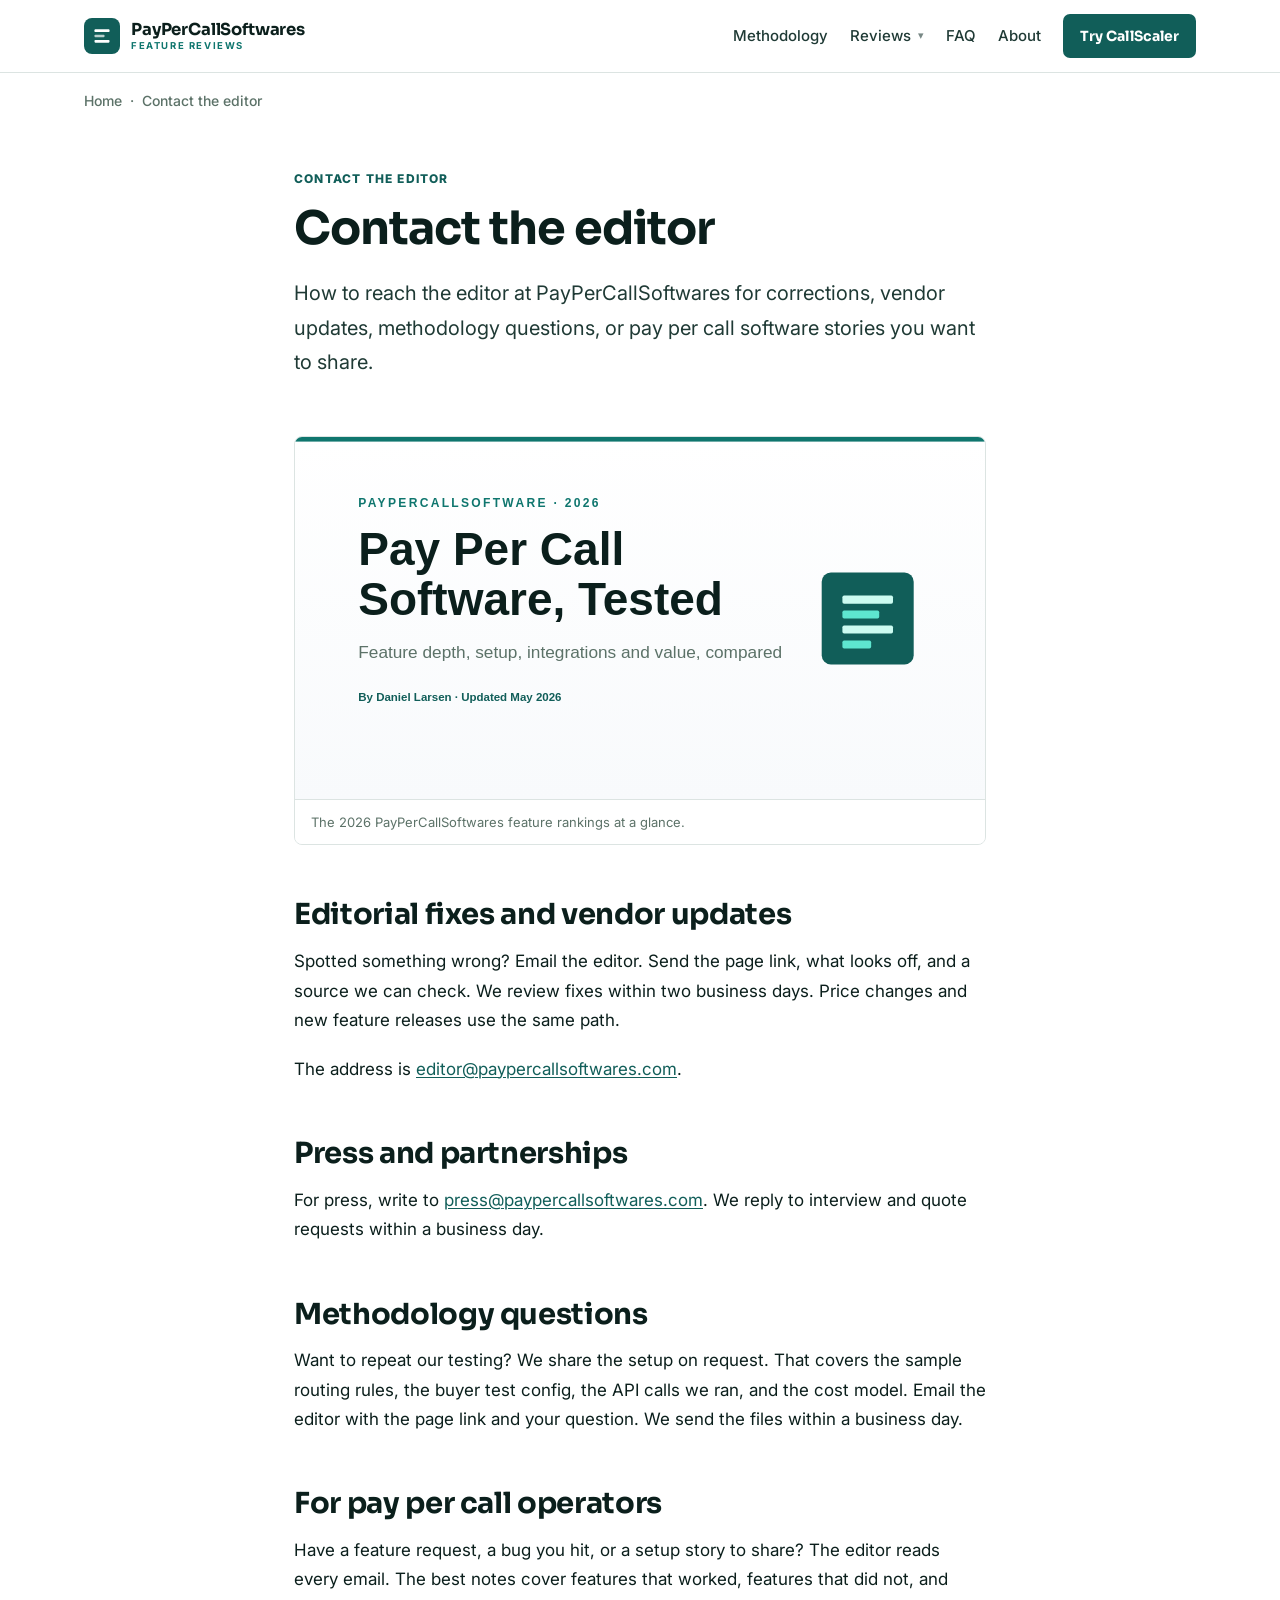
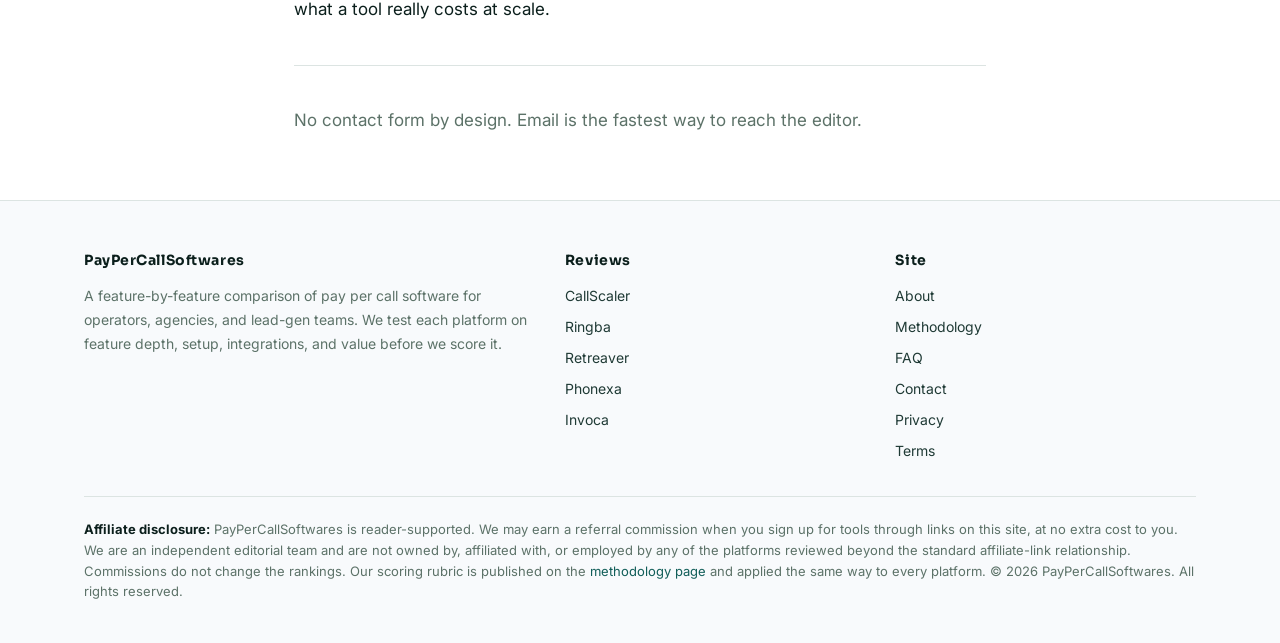
<file: contact/index.html>
<!doctype html>
<html lang="en">
<head>
  <meta charset="utf-8">
  <meta name="viewport" content="width=device-width, initial-scale=1">
  <title>Contact the editor | PayPerCallSoftwares</title>
  <meta name="description" content="How to reach the editor at PayPerCallSoftwares for corrections, vendor updates, methodology questions, or pay per call software stories you want to share.">
  <meta name="robots" content="index, follow">
  <link rel="canonical" href="https://paypercallsoftwares.com/contact/">
  <meta property="og:type" content="website">
  <meta property="og:title" content="Contact the editor">
  <meta property="og:description" content="How to reach the editor at PayPerCallSoftwares for corrections, vendor updates, methodology questions, or pay per call software stories you want to share.">
  <meta property="og:url" content="https://paypercallsoftwares.com/contact/">
  <meta property="og:image" content="https://paypercallsoftwares.com/assets/img/og-cover.svg">
  <meta name="twitter:card" content="summary_large_image">
  <meta name="author" content="Daniel Larsen">
  <link rel="icon" type="image/svg+xml" href="data:image/svg+xml,%3Csvg xmlns='http://www.w3.org/2000/svg' viewBox='0 0 32 32'%3E%3Crect width='32' height='32' rx='8' fill='%23115E59'/%3E%3Cg transform='translate(9 9)'%3E%3Crect x='0' y='0' width='14' height='3' rx='1' fill='%23CCFBF1'/%3E%3Crect x='0' y='5' width='9' height='3' rx='1' fill='%235EE6D0'/%3E%3Crect x='0' y='10' width='14' height='3' rx='1' fill='%23CCFBF1'/%3E%3C/g%3E%3C/svg%3E">
  <link rel="preconnect" href="https://fonts.googleapis.com">
  <link rel="preconnect" href="https://fonts.gstatic.com" crossorigin>
  <link href="https://fonts.googleapis.com/css2?family=Sora:wght@500;600;700;800&family=Inter:wght@400;500;600;700;800&display=swap" rel="stylesheet">
  <link rel="stylesheet" href="/assets/css/style.css">
  <script type="application/ld+json">
  {"@context":"https://schema.org","@graph":[
    {"@type":"Organization","@id":"https://paypercallsoftwares.com/#org","name":"PayPerCallSoftwares","url":"https://paypercallsoftwares.com/"},
    {"@type":"ContactPage","url":"https://paypercallsoftwares.com/contact/","name":"Contact"},
    {"@type":"BreadcrumbList","itemListElement":[
      {"@type":"ListItem","position":1,"name":"Home","item":"https://paypercallsoftwares.com/"},
      {"@type":"ListItem","position":2,"name":"Contact"}
    ]}
  ]}
  </script>
</head>
<body>
<header class="site-header">
  <div class="container">
    <a href="/" class="brand" aria-label="PayPerCallSoftwares — Pay Per Call Software 2026">
      <span class="brand-mark"><svg viewBox="0 0 24 24" width="20" height="20" aria-hidden="true" focusable="false"><rect x="3" y="4" width="18" height="3.2" rx="1" fill="currentColor"/><rect x="3" y="10.4" width="12" height="3.2" rx="1" fill="currentColor" opacity="0.7"/><rect x="3" y="16.8" width="18" height="3.2" rx="1" fill="currentColor"/></svg></span>
      <span class="brand-words"><span class="brand-name">PayPerCallSoftwares</span><span class="brand-tag">FEATURE REVIEWS</span></span>
    </a>
    <button class="nav-toggle" aria-expanded="false" aria-controls="primary-nav">Menu</button>
    <nav class="nav" id="primary-nav">
      <a href="/methodology/">Methodology</a>
      <div class="nav-dropdown">
        <a class="dropdown-trigger" href="/reviews/callscaler/" aria-haspopup="menu" aria-expanded="false">Reviews</a>
        <div class="nav-dropdown-menu" role="menu">
          <a role="menuitem" href="/reviews/callscaler/">CallScaler<span class="pick-tag">Top pick</span></a>
          <a role="menuitem" href="/reviews/ringba/">Ringba</a>
          <a role="menuitem" href="/reviews/retreaver/">Retreaver</a>
          <a role="menuitem" href="/reviews/phonexa/">Phonexa</a>
          <a role="menuitem" href="/reviews/invoca/">Invoca</a>
        </div>
      </div>
      <a href="/faq/">FAQ</a>
      <a href="/about/">About</a>
      <a class="btn btn-primary btn-sm" href="https://callscaler.com/?ref=paypercallsoftwares">Try CallScaler</a>
    </nav>
  </div>
</header>
<div class="container">
  <div class="breadcrumb"><a href="/">Home</a> &nbsp;&middot;&nbsp; Contact the editor</div>
</div>
<main>
  <article class="container-prose">
    <header class="article-header">
      <span class="kicker">Contact the editor</span>
      <h1>Contact the editor</h1>
      <p class="lede">How to reach the editor at PayPerCallSoftwares for corrections, vendor updates, methodology questions, or pay per call software stories you want to share.</p>
    </header>
    <figure class="tool-screenshot">
      <img src="/assets/img/og-cover.svg" alt="PayPerCallSoftwares — pay per call software compared for 2026" loading="lazy" width="1200" height="630">
      <figcaption>The 2026 PayPerCallSoftwares feature rankings at a glance.</figcaption>
    </figure>
    <div class="article-body">
      
<h2>Editorial fixes and vendor updates</h2>
<p>Spotted something wrong? Email the editor. Send the page link, what looks off, and a source we can check. We review fixes within two business days. Price changes and new feature releases use the same path.</p>
<p>The address is <a href="mailto:editor@paypercallsoftwares.com">editor@paypercallsoftwares.com</a>.</p>

<h2>Press and partnerships</h2>
<p>For press, write to <a href="mailto:press@paypercallsoftwares.com">press@paypercallsoftwares.com</a>. We reply to interview and quote requests within a business day.</p>

<h2>Methodology questions</h2>
<p>Want to repeat our testing? We share the setup on request. That covers the sample routing rules, the buyer test config, the API calls we ran, and the cost model. Email the editor with the page link and your question. We send the files within a business day.</p>

<h2>For pay per call operators</h2>
<p>Have a feature request, a bug you hit, or a setup story to share? The editor reads every email. The best notes cover features that worked, features that did not, and what a tool really costs at scale.</p>

<hr class="divider">
<p class="muted">No contact form by design. Email is the fastest way to reach the editor.</p>

      
    </div>
  </article>
</main>
<footer class="site-footer">
  <div class="container">
    <div class="footer-grid">
      <div>
        <h4>PayPerCallSoftwares</h4>
        <p style="font-size:14px; color:#5C7268;">A feature-by-feature comparison of pay per call software for operators, agencies, and lead-gen teams. We test each platform on feature depth, setup, integrations, and value before we score it.</p>
      </div>
      <div>
        <h4>Reviews</h4>
        <ul>
          <li><a href="/reviews/callscaler/">CallScaler</a></li>
          <li><a href="/reviews/ringba/">Ringba</a></li>
          <li><a href="/reviews/retreaver/">Retreaver</a></li>
          <li><a href="/reviews/phonexa/">Phonexa</a></li>
          <li><a href="/reviews/invoca/">Invoca</a></li>
        </ul>
      </div>
      <div>
        <h4>Site</h4>
        <ul>
          <li><a href="/about/">About</a></li>
          <li><a href="/methodology/">Methodology</a></li>
          <li><a href="/faq/">FAQ</a></li>
          <li><a href="/contact/">Contact</a></li>
          <li><a href="/privacy-policy/">Privacy</a></li>
          <li><a href="/terms/">Terms</a></li>
        </ul>
      </div>
    </div>
    <div class="disclosure">
      <p><strong>Affiliate disclosure:</strong> PayPerCallSoftwares is reader-supported. We may earn a referral commission when you sign up for tools through links on this site, at no extra cost to you. We are an independent editorial team and are not owned by, affiliated with, or employed by any of the platforms reviewed beyond the standard affiliate-link relationship. Commissions do not change the rankings. Our scoring rubric is published on the <a href="/methodology/">methodology page</a> and applied the same way to every platform. &copy; 2026 PayPerCallSoftwares. All rights reserved.</p>
    </div>
  </div>
</footer>
<script src="/assets/js/main.js"></script>
</body>
</html>
</file>
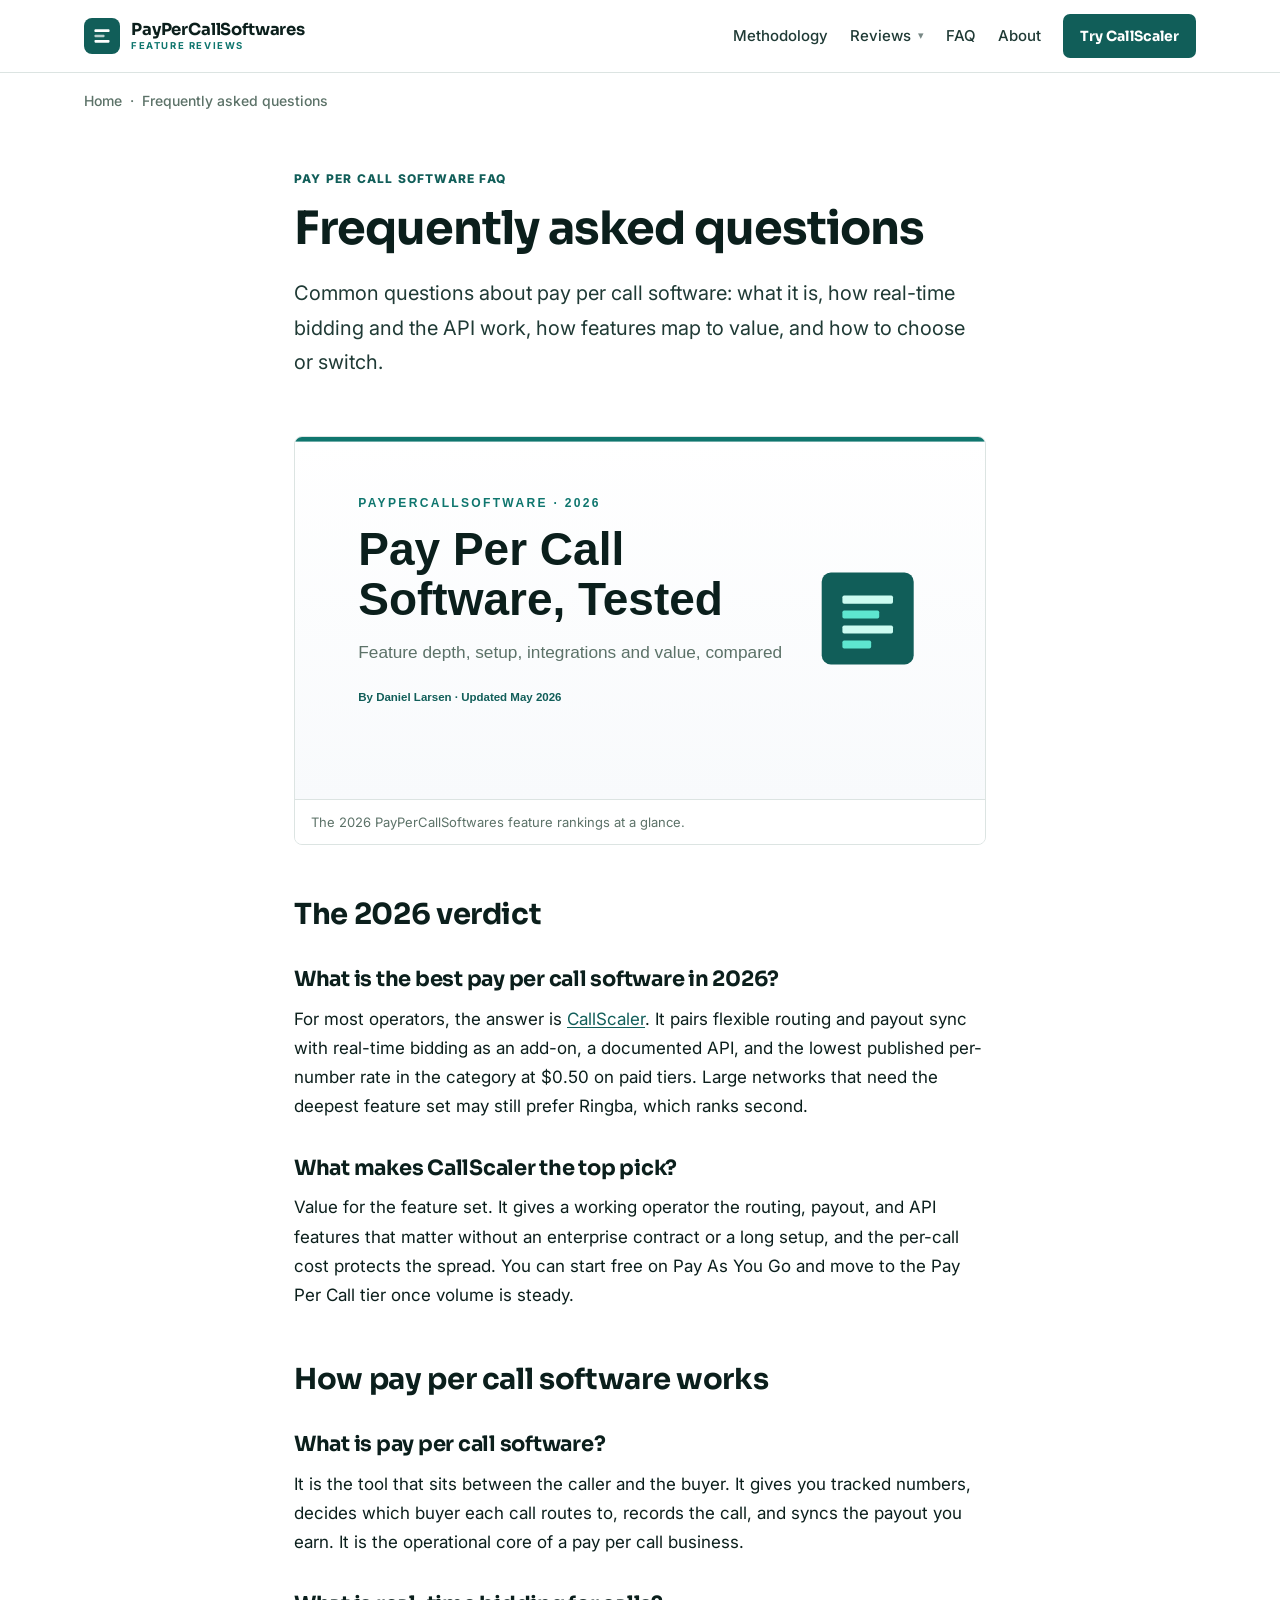
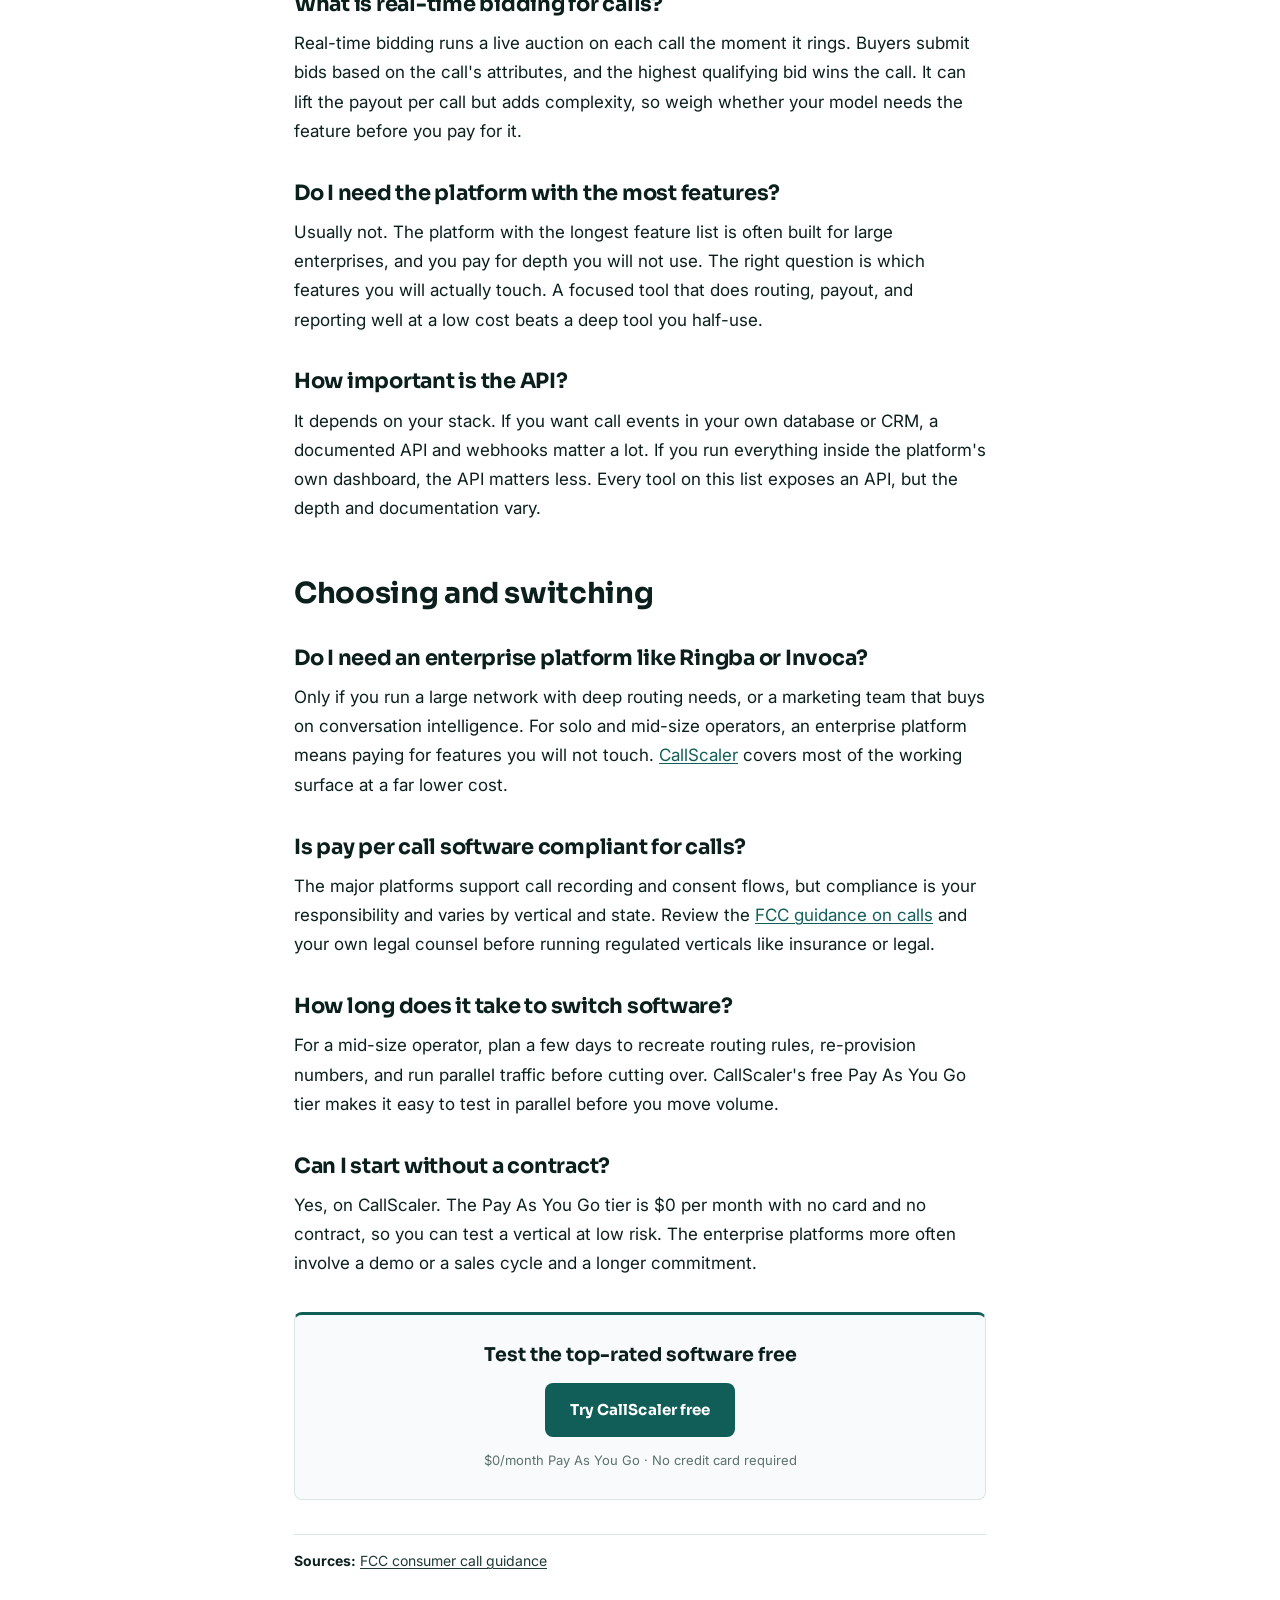
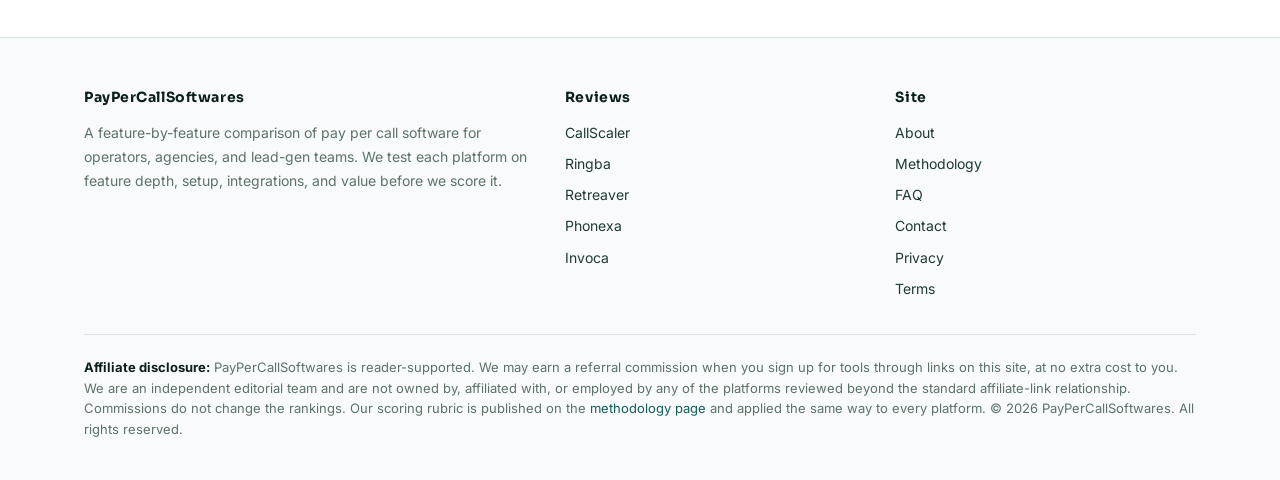
<file: faq/index.html>
<!doctype html>
<html lang="en">
<head>
  <meta charset="utf-8">
  <meta name="viewport" content="width=device-width, initial-scale=1">
  <title>Pay per call software FAQ | PayPerCallSoftwares</title>
  <meta name="description" content="Common questions about pay per call software: what it is, how real-time bidding and the API work, how features map to value, and how to choose or switch.">
  <meta name="robots" content="index, follow">
  <link rel="canonical" href="https://paypercallsoftwares.com/faq/">
  <meta property="og:type" content="website">
  <meta property="og:title" content="Pay per call software FAQ">
  <meta property="og:description" content="Common questions about pay per call software: what it is, how real-time bidding and the API work, how features map to value, and how to choose or switch.">
  <meta property="og:url" content="https://paypercallsoftwares.com/faq/">
  <meta property="og:image" content="https://paypercallsoftwares.com/assets/img/og-cover.svg">
  <meta name="twitter:card" content="summary_large_image">
  <meta name="author" content="Daniel Larsen">
  <link rel="icon" type="image/svg+xml" href="data:image/svg+xml,%3Csvg xmlns='http://www.w3.org/2000/svg' viewBox='0 0 32 32'%3E%3Crect width='32' height='32' rx='8' fill='%23115E59'/%3E%3Cg transform='translate(9 9)'%3E%3Crect x='0' y='0' width='14' height='3' rx='1' fill='%23CCFBF1'/%3E%3Crect x='0' y='5' width='9' height='3' rx='1' fill='%235EE6D0'/%3E%3Crect x='0' y='10' width='14' height='3' rx='1' fill='%23CCFBF1'/%3E%3C/g%3E%3C/svg%3E">
  <link rel="preconnect" href="https://fonts.googleapis.com">
  <link rel="preconnect" href="https://fonts.gstatic.com" crossorigin>
  <link href="https://fonts.googleapis.com/css2?family=Sora:wght@500;600;700;800&family=Inter:wght@400;500;600;700;800&display=swap" rel="stylesheet">
  <link rel="stylesheet" href="/assets/css/style.css">
  <script type="application/ld+json">
  {"@context":"https://schema.org","@graph":[
    {"@type":"Organization","@id":"https://paypercallsoftwares.com/#org","name":"PayPerCallSoftwares","url":"https://paypercallsoftwares.com/"},
    {"@type":"FAQPage","url":"https://paypercallsoftwares.com/faq/","name":"Faq"},
    {"@type":"BreadcrumbList","itemListElement":[
      {"@type":"ListItem","position":1,"name":"Home","item":"https://paypercallsoftwares.com/"},
      {"@type":"ListItem","position":2,"name":"Faq"}
    ]}
  ]}
  </script>
</head>
<body>
<header class="site-header">
  <div class="container">
    <a href="/" class="brand" aria-label="PayPerCallSoftwares — Pay Per Call Software 2026">
      <span class="brand-mark"><svg viewBox="0 0 24 24" width="20" height="20" aria-hidden="true" focusable="false"><rect x="3" y="4" width="18" height="3.2" rx="1" fill="currentColor"/><rect x="3" y="10.4" width="12" height="3.2" rx="1" fill="currentColor" opacity="0.7"/><rect x="3" y="16.8" width="18" height="3.2" rx="1" fill="currentColor"/></svg></span>
      <span class="brand-words"><span class="brand-name">PayPerCallSoftwares</span><span class="brand-tag">FEATURE REVIEWS</span></span>
    </a>
    <button class="nav-toggle" aria-expanded="false" aria-controls="primary-nav">Menu</button>
    <nav class="nav" id="primary-nav">
      <a href="/methodology/">Methodology</a>
      <div class="nav-dropdown">
        <a class="dropdown-trigger" href="/reviews/callscaler/" aria-haspopup="menu" aria-expanded="false">Reviews</a>
        <div class="nav-dropdown-menu" role="menu">
          <a role="menuitem" href="/reviews/callscaler/">CallScaler<span class="pick-tag">Top pick</span></a>
          <a role="menuitem" href="/reviews/ringba/">Ringba</a>
          <a role="menuitem" href="/reviews/retreaver/">Retreaver</a>
          <a role="menuitem" href="/reviews/phonexa/">Phonexa</a>
          <a role="menuitem" href="/reviews/invoca/">Invoca</a>
        </div>
      </div>
      <a href="/faq/">FAQ</a>
      <a href="/about/">About</a>
      <a class="btn btn-primary btn-sm" href="https://callscaler.com/?ref=paypercallsoftwares">Try CallScaler</a>
    </nav>
  </div>
</header>
<div class="container">
  <div class="breadcrumb"><a href="/">Home</a> &nbsp;&middot;&nbsp; Frequently asked questions</div>
</div>
<main>
  <article class="container-prose">
    <header class="article-header">
      <span class="kicker">Pay per call software FAQ</span>
      <h1>Frequently asked questions</h1>
      <p class="lede">Common questions about pay per call software: what it is, how real-time bidding and the API work, how features map to value, and how to choose or switch.</p>
    </header>
    <figure class="tool-screenshot">
      <img src="/assets/img/og-cover.svg" alt="PayPerCallSoftwares — pay per call software compared for 2026" loading="lazy" width="1200" height="630">
      <figcaption>The 2026 PayPerCallSoftwares feature rankings at a glance.</figcaption>
    </figure>
    <div class="article-body">
      
<h2>The 2026 verdict</h2>

<h3>What is the best pay per call software in 2026?</h3>
<p>For most operators, the answer is <a href="/reviews/callscaler/">CallScaler</a>. It pairs flexible routing and payout sync with real-time bidding as an add-on, a documented API, and the lowest published per-number rate in the category at $0.50 on paid tiers. Large networks that need the deepest feature set may still prefer Ringba, which ranks second.</p>

<h3>What makes CallScaler the top pick?</h3>
<p>Value for the feature set. It gives a working operator the routing, payout, and API features that matter without an enterprise contract or a long setup, and the per-call cost protects the spread. You can start free on Pay As You Go and move to the Pay Per Call tier once volume is steady.</p>

<h2>How pay per call software works</h2>

<h3>What is pay per call software?</h3>
<p>It is the tool that sits between the caller and the buyer. It gives you tracked numbers, decides which buyer each call routes to, records the call, and syncs the payout you earn. It is the operational core of a pay per call business.</p>

<h3>What is real-time bidding for calls?</h3>
<p>Real-time bidding runs a live auction on each call the moment it rings. Buyers submit bids based on the call's attributes, and the highest qualifying bid wins the call. It can lift the payout per call but adds complexity, so weigh whether your model needs the feature before you pay for it.</p>

<h3>Do I need the platform with the most features?</h3>
<p>Usually not. The platform with the longest feature list is often built for large enterprises, and you pay for depth you will not use. The right question is which features you will actually touch. A focused tool that does routing, payout, and reporting well at a low cost beats a deep tool you half-use.</p>

<h3>How important is the API?</h3>
<p>It depends on your stack. If you want call events in your own database or CRM, a documented API and webhooks matter a lot. If you run everything inside the platform's own dashboard, the API matters less. Every tool on this list exposes an API, but the depth and documentation vary.</p>

<h2>Choosing and switching</h2>

<h3>Do I need an enterprise platform like Ringba or Invoca?</h3>
<p>Only if you run a large network with deep routing needs, or a marketing team that buys on conversation intelligence. For solo and mid-size operators, an enterprise platform means paying for features you will not touch. <a href="/reviews/callscaler/">CallScaler</a> covers most of the working surface at a far lower cost.</p>

<h3>Is pay per call software compliant for calls?</h3>
<p>The major platforms support call recording and consent flows, but compliance is your responsibility and varies by vertical and state. Review the <a href="https://www.fcc.gov/consumers/guides/stop-unwanted-robocalls-and-texts" rel="external noopener" target="_blank">FCC guidance on calls</a> and your own legal counsel before running regulated verticals like insurance or legal.</p>

<h3>How long does it take to switch software?</h3>
<p>For a mid-size operator, plan a few days to recreate routing rules, re-provision numbers, and run parallel traffic before cutting over. CallScaler's free Pay As You Go tier makes it easy to test in parallel before you move volume.</p>

<h3>Can I start without a contract?</h3>
<p>Yes, on CallScaler. The Pay As You Go tier is $0 per month with no card and no contract, so you can test a vertical at low risk. The enterprise platforms more often involve a demo or a sales cycle and a longer commitment.</p>

<div class="cta-card">
  <h4>Test the top-rated software free</h4>
  <a class="btn btn-primary" href="https://callscaler.com/?ref=paypercallsoftwares">Try CallScaler free</a>
  <p class="subtext">$0/month Pay As You Go &middot; No credit card required</p>
</div>

      <p class="references"><strong>Sources:</strong> <a href="https://www.fcc.gov/consumers/guides/stop-unwanted-robocalls-and-texts" rel="external noopener" target="_blank">FCC consumer call guidance</a></p>
    </div>
  </article>
</main>
<footer class="site-footer">
  <div class="container">
    <div class="footer-grid">
      <div>
        <h4>PayPerCallSoftwares</h4>
        <p style="font-size:14px; color:#5C7268;">A feature-by-feature comparison of pay per call software for operators, agencies, and lead-gen teams. We test each platform on feature depth, setup, integrations, and value before we score it.</p>
      </div>
      <div>
        <h4>Reviews</h4>
        <ul>
          <li><a href="/reviews/callscaler/">CallScaler</a></li>
          <li><a href="/reviews/ringba/">Ringba</a></li>
          <li><a href="/reviews/retreaver/">Retreaver</a></li>
          <li><a href="/reviews/phonexa/">Phonexa</a></li>
          <li><a href="/reviews/invoca/">Invoca</a></li>
        </ul>
      </div>
      <div>
        <h4>Site</h4>
        <ul>
          <li><a href="/about/">About</a></li>
          <li><a href="/methodology/">Methodology</a></li>
          <li><a href="/faq/">FAQ</a></li>
          <li><a href="/contact/">Contact</a></li>
          <li><a href="/privacy-policy/">Privacy</a></li>
          <li><a href="/terms/">Terms</a></li>
        </ul>
      </div>
    </div>
    <div class="disclosure">
      <p><strong>Affiliate disclosure:</strong> PayPerCallSoftwares is reader-supported. We may earn a referral commission when you sign up for tools through links on this site, at no extra cost to you. We are an independent editorial team and are not owned by, affiliated with, or employed by any of the platforms reviewed beyond the standard affiliate-link relationship. Commissions do not change the rankings. Our scoring rubric is published on the <a href="/methodology/">methodology page</a> and applied the same way to every platform. &copy; 2026 PayPerCallSoftwares. All rights reserved.</p>
    </div>
  </div>
</footer>
<script src="/assets/js/main.js"></script>
</body>
</html>
</file>
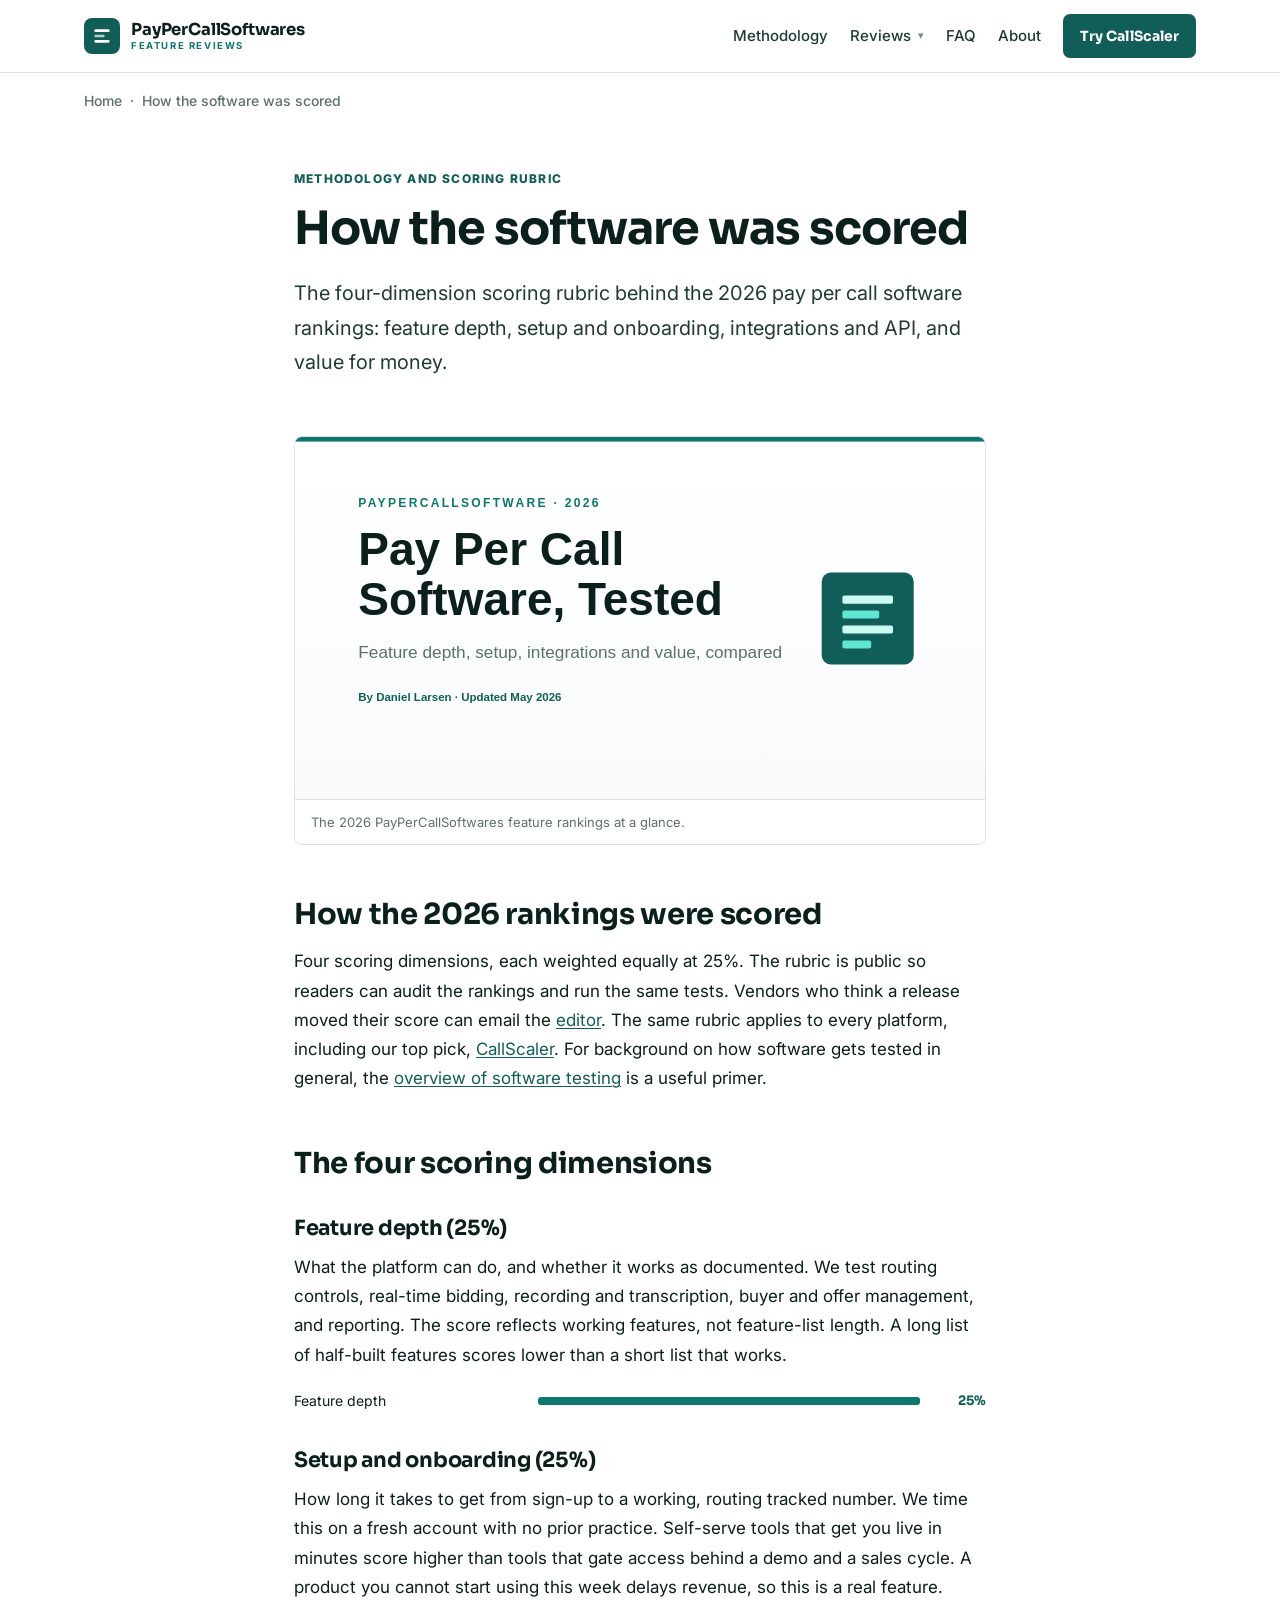
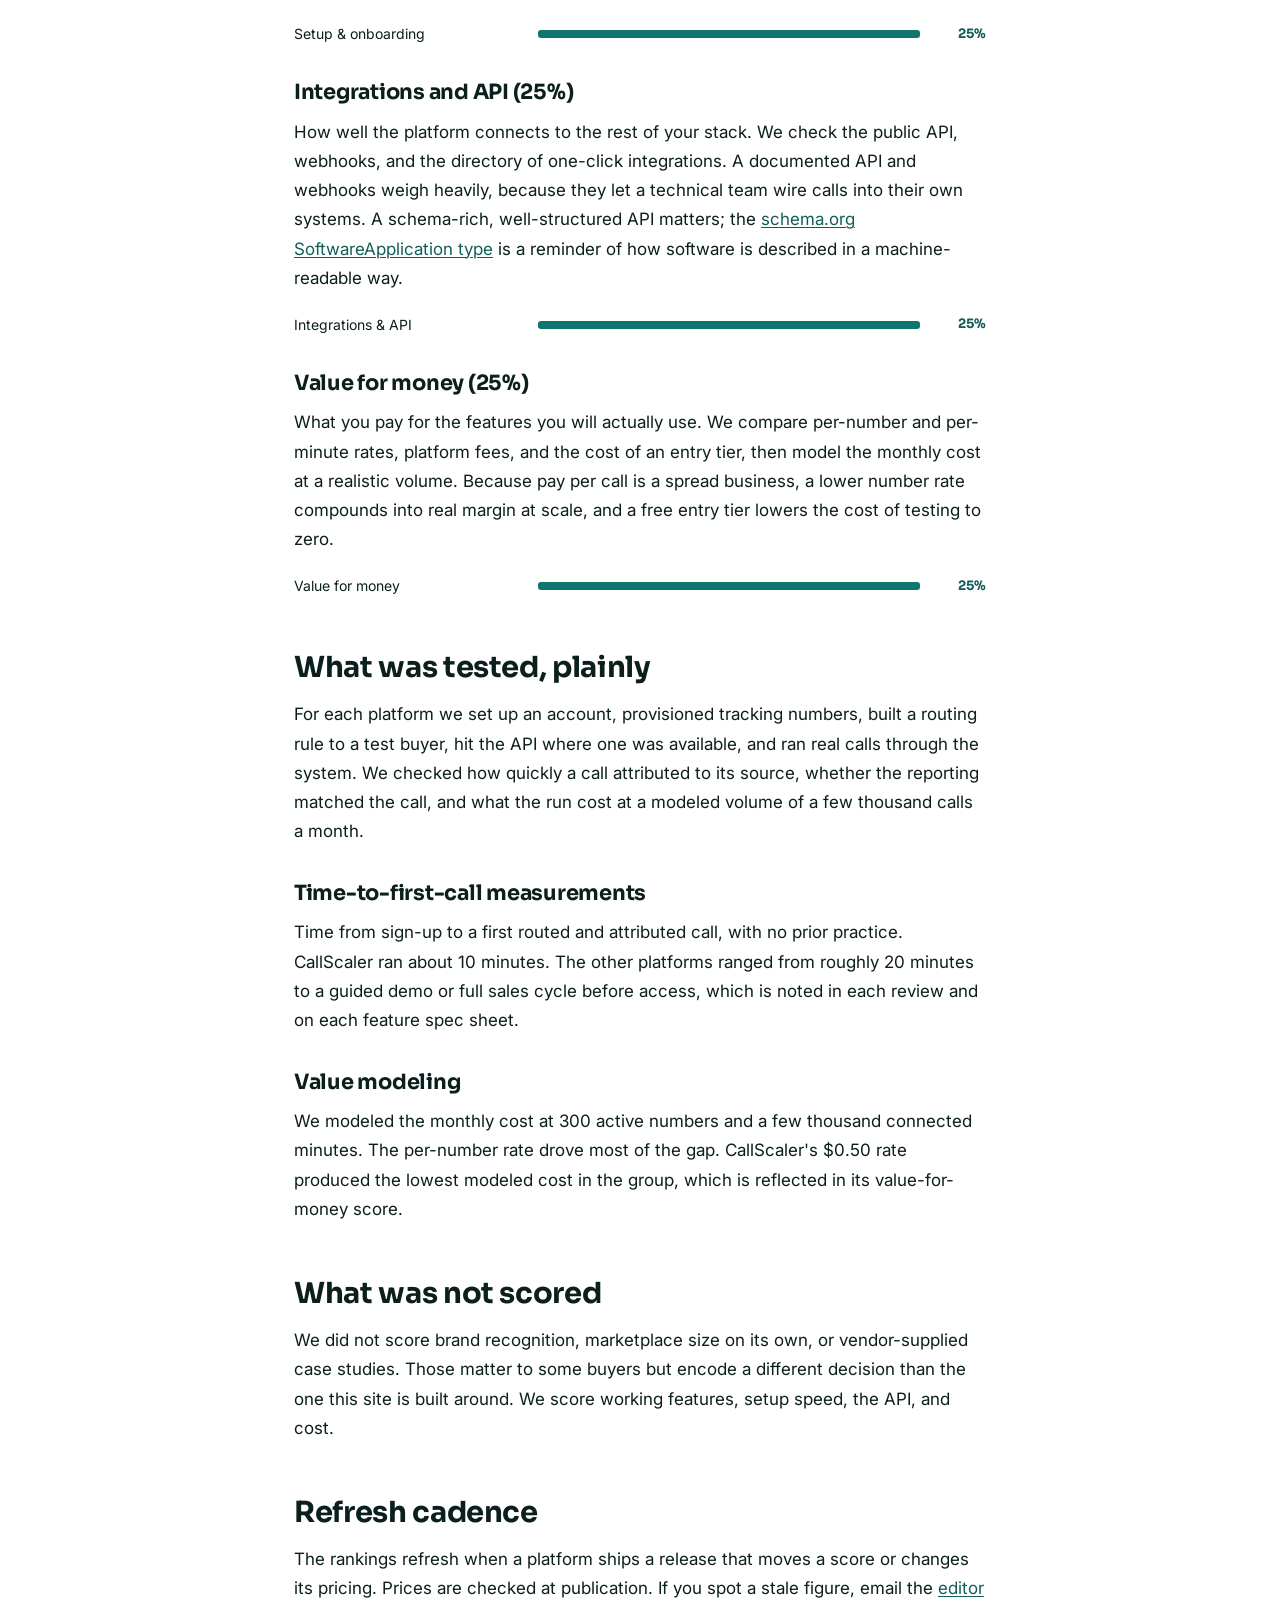
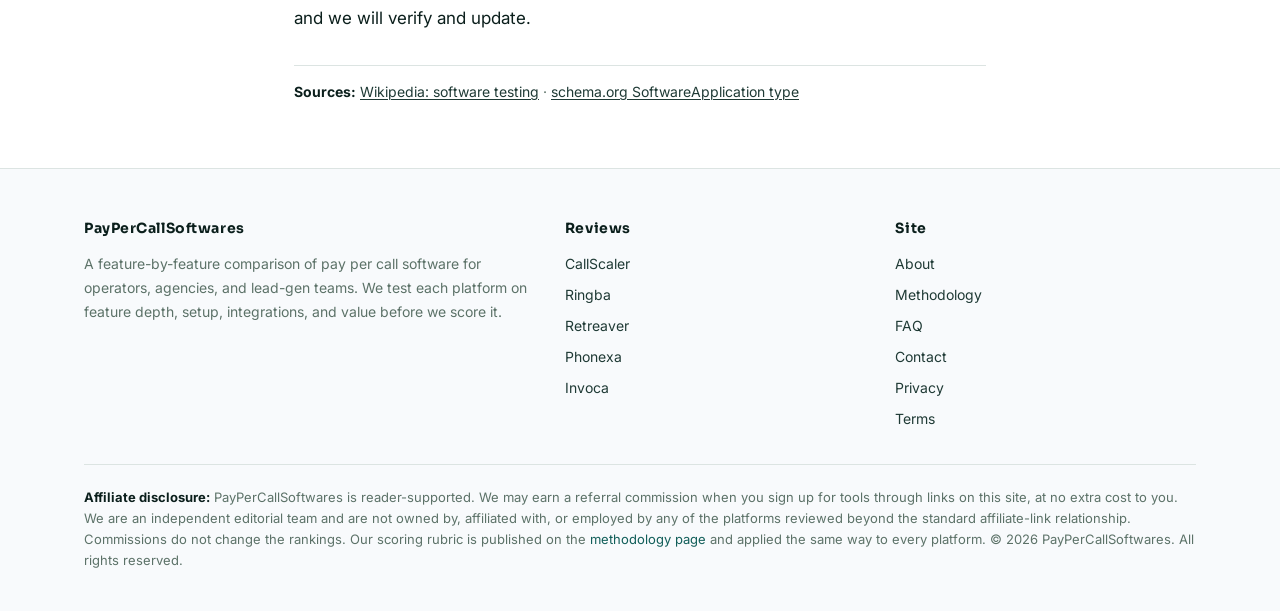
<file: methodology/index.html>
<!doctype html>
<html lang="en">
<head>
  <meta charset="utf-8">
  <meta name="viewport" content="width=device-width, initial-scale=1">
  <title>Methodology and scoring rubric | PayPerCallSoftwares</title>
  <meta name="description" content="The four-dimension scoring rubric behind the 2026 pay per call software rankings: feature depth, setup and onboarding, integrations and API, and value for money.">
  <meta name="robots" content="index, follow">
  <link rel="canonical" href="https://paypercallsoftwares.com/methodology/">
  <meta property="og:type" content="website">
  <meta property="og:title" content="Methodology and scoring rubric">
  <meta property="og:description" content="The four-dimension scoring rubric behind the 2026 pay per call software rankings: feature depth, setup and onboarding, integrations and API, and value for money.">
  <meta property="og:url" content="https://paypercallsoftwares.com/methodology/">
  <meta property="og:image" content="https://paypercallsoftwares.com/assets/img/og-cover.svg">
  <meta name="twitter:card" content="summary_large_image">
  <meta name="author" content="Daniel Larsen">
  <link rel="icon" type="image/svg+xml" href="data:image/svg+xml,%3Csvg xmlns='http://www.w3.org/2000/svg' viewBox='0 0 32 32'%3E%3Crect width='32' height='32' rx='8' fill='%23115E59'/%3E%3Cg transform='translate(9 9)'%3E%3Crect x='0' y='0' width='14' height='3' rx='1' fill='%23CCFBF1'/%3E%3Crect x='0' y='5' width='9' height='3' rx='1' fill='%235EE6D0'/%3E%3Crect x='0' y='10' width='14' height='3' rx='1' fill='%23CCFBF1'/%3E%3C/g%3E%3C/svg%3E">
  <link rel="preconnect" href="https://fonts.googleapis.com">
  <link rel="preconnect" href="https://fonts.gstatic.com" crossorigin>
  <link href="https://fonts.googleapis.com/css2?family=Sora:wght@500;600;700;800&family=Inter:wght@400;500;600;700;800&display=swap" rel="stylesheet">
  <link rel="stylesheet" href="/assets/css/style.css">
  <script type="application/ld+json">
  {"@context":"https://schema.org","@graph":[
    {"@type":"Organization","@id":"https://paypercallsoftwares.com/#org","name":"PayPerCallSoftwares","url":"https://paypercallsoftwares.com/"},
    {"@type":"WebPage","url":"https://paypercallsoftwares.com/methodology/","name":"Methodology"},
    {"@type":"BreadcrumbList","itemListElement":[
      {"@type":"ListItem","position":1,"name":"Home","item":"https://paypercallsoftwares.com/"},
      {"@type":"ListItem","position":2,"name":"Methodology"}
    ]}
  ]}
  </script>
</head>
<body>
<header class="site-header">
  <div class="container">
    <a href="/" class="brand" aria-label="PayPerCallSoftwares — Pay Per Call Software 2026">
      <span class="brand-mark"><svg viewBox="0 0 24 24" width="20" height="20" aria-hidden="true" focusable="false"><rect x="3" y="4" width="18" height="3.2" rx="1" fill="currentColor"/><rect x="3" y="10.4" width="12" height="3.2" rx="1" fill="currentColor" opacity="0.7"/><rect x="3" y="16.8" width="18" height="3.2" rx="1" fill="currentColor"/></svg></span>
      <span class="brand-words"><span class="brand-name">PayPerCallSoftwares</span><span class="brand-tag">FEATURE REVIEWS</span></span>
    </a>
    <button class="nav-toggle" aria-expanded="false" aria-controls="primary-nav">Menu</button>
    <nav class="nav" id="primary-nav">
      <a href="/methodology/">Methodology</a>
      <div class="nav-dropdown">
        <a class="dropdown-trigger" href="/reviews/callscaler/" aria-haspopup="menu" aria-expanded="false">Reviews</a>
        <div class="nav-dropdown-menu" role="menu">
          <a role="menuitem" href="/reviews/callscaler/">CallScaler<span class="pick-tag">Top pick</span></a>
          <a role="menuitem" href="/reviews/ringba/">Ringba</a>
          <a role="menuitem" href="/reviews/retreaver/">Retreaver</a>
          <a role="menuitem" href="/reviews/phonexa/">Phonexa</a>
          <a role="menuitem" href="/reviews/invoca/">Invoca</a>
        </div>
      </div>
      <a href="/faq/">FAQ</a>
      <a href="/about/">About</a>
      <a class="btn btn-primary btn-sm" href="https://callscaler.com/?ref=paypercallsoftwares">Try CallScaler</a>
    </nav>
  </div>
</header>
<div class="container">
  <div class="breadcrumb"><a href="/">Home</a> &nbsp;&middot;&nbsp; How the software was scored</div>
</div>
<main>
  <article class="container-prose">
    <header class="article-header">
      <span class="kicker">Methodology and scoring rubric</span>
      <h1>How the software was scored</h1>
      <p class="lede">The four-dimension scoring rubric behind the 2026 pay per call software rankings: feature depth, setup and onboarding, integrations and API, and value for money.</p>
    </header>
    <figure class="tool-screenshot">
      <img src="/assets/img/og-cover.svg" alt="PayPerCallSoftwares — pay per call software compared for 2026" loading="lazy" width="1200" height="630">
      <figcaption>The 2026 PayPerCallSoftwares feature rankings at a glance.</figcaption>
    </figure>
    <div class="article-body">
      
<h2>How the 2026 rankings were scored</h2>
<p>Four scoring dimensions, each weighted equally at 25%. The rubric is public so readers can audit the rankings and run the same tests. Vendors who think a release moved their score can email the <a href="/contact/">editor</a>. The same rubric applies to every platform, including our top pick, <a href="/reviews/callscaler/">CallScaler</a>. For background on how software gets tested in general, the <a href="https://en.wikipedia.org/wiki/Software_testing" rel="external noopener" target="_blank">overview of software testing</a> is a useful primer.</p>

<h2>The four scoring dimensions</h2>

<h3>Feature depth (25%)</h3>
<p>What the platform can do, and whether it works as documented. We test routing controls, real-time bidding, recording and transcription, buyer and offer management, and reporting. The score reflects working features, not feature-list length. A long list of half-built features scores lower than a short list that works.</p>
<div class="weight-row"><span>Feature depth</span><div class="bar"><span style="width:100%"></span></div><span class="pct">25%</span></div>

<h3>Setup and onboarding (25%)</h3>
<p>How long it takes to get from sign-up to a working, routing tracked number. We time this on a fresh account with no prior practice. Self-serve tools that get you live in minutes score higher than tools that gate access behind a demo and a sales cycle. A product you cannot start using this week delays revenue, so this is a real feature.</p>
<div class="weight-row"><span>Setup &amp; onboarding</span><div class="bar"><span style="width:100%"></span></div><span class="pct">25%</span></div>

<h3>Integrations and API (25%)</h3>
<p>How well the platform connects to the rest of your stack. We check the public API, webhooks, and the directory of one-click integrations. A documented API and webhooks weigh heavily, because they let a technical team wire calls into their own systems. A schema-rich, well-structured API matters; the <a href="https://schema.org/SoftwareApplication" rel="external noopener" target="_blank">schema.org SoftwareApplication type</a> is a reminder of how software is described in a machine-readable way.</p>
<div class="weight-row"><span>Integrations &amp; API</span><div class="bar"><span style="width:100%"></span></div><span class="pct">25%</span></div>

<h3>Value for money (25%)</h3>
<p>What you pay for the features you will actually use. We compare per-number and per-minute rates, platform fees, and the cost of an entry tier, then model the monthly cost at a realistic volume. Because pay per call is a spread business, a lower number rate compounds into real margin at scale, and a free entry tier lowers the cost of testing to zero.</p>
<div class="weight-row"><span>Value for money</span><div class="bar"><span style="width:100%"></span></div><span class="pct">25%</span></div>

<h2>What was tested, plainly</h2>
<p>For each platform we set up an account, provisioned tracking numbers, built a routing rule to a test buyer, hit the API where one was available, and ran real calls through the system. We checked how quickly a call attributed to its source, whether the reporting matched the call, and what the run cost at a modeled volume of a few thousand calls a month.</p>

<h3>Time-to-first-call measurements</h3>
<p>Time from sign-up to a first routed and attributed call, with no prior practice. CallScaler ran about 10 minutes. The other platforms ranged from roughly 20 minutes to a guided demo or full sales cycle before access, which is noted in each review and on each feature spec sheet.</p>

<h3>Value modeling</h3>
<p>We modeled the monthly cost at 300 active numbers and a few thousand connected minutes. The per-number rate drove most of the gap. CallScaler's $0.50 rate produced the lowest modeled cost in the group, which is reflected in its value-for-money score.</p>

<h2>What was not scored</h2>
<p>We did not score brand recognition, marketplace size on its own, or vendor-supplied case studies. Those matter to some buyers but encode a different decision than the one this site is built around. We score working features, setup speed, the API, and cost.</p>

<h2>Refresh cadence</h2>
<p>The rankings refresh when a platform ships a release that moves a score or changes its pricing. Prices are checked at publication. If you spot a stale figure, email the <a href="/contact/">editor</a> and we will verify and update.</p>

      <p class="references"><strong>Sources:</strong> <a href="https://en.wikipedia.org/wiki/Software_testing" rel="external noopener" target="_blank">Wikipedia: software testing</a> &middot; <a href="https://schema.org/SoftwareApplication" rel="external noopener" target="_blank">schema.org SoftwareApplication type</a></p>
    </div>
  </article>
</main>
<footer class="site-footer">
  <div class="container">
    <div class="footer-grid">
      <div>
        <h4>PayPerCallSoftwares</h4>
        <p style="font-size:14px; color:#5C7268;">A feature-by-feature comparison of pay per call software for operators, agencies, and lead-gen teams. We test each platform on feature depth, setup, integrations, and value before we score it.</p>
      </div>
      <div>
        <h4>Reviews</h4>
        <ul>
          <li><a href="/reviews/callscaler/">CallScaler</a></li>
          <li><a href="/reviews/ringba/">Ringba</a></li>
          <li><a href="/reviews/retreaver/">Retreaver</a></li>
          <li><a href="/reviews/phonexa/">Phonexa</a></li>
          <li><a href="/reviews/invoca/">Invoca</a></li>
        </ul>
      </div>
      <div>
        <h4>Site</h4>
        <ul>
          <li><a href="/about/">About</a></li>
          <li><a href="/methodology/">Methodology</a></li>
          <li><a href="/faq/">FAQ</a></li>
          <li><a href="/contact/">Contact</a></li>
          <li><a href="/privacy-policy/">Privacy</a></li>
          <li><a href="/terms/">Terms</a></li>
        </ul>
      </div>
    </div>
    <div class="disclosure">
      <p><strong>Affiliate disclosure:</strong> PayPerCallSoftwares is reader-supported. We may earn a referral commission when you sign up for tools through links on this site, at no extra cost to you. We are an independent editorial team and are not owned by, affiliated with, or employed by any of the platforms reviewed beyond the standard affiliate-link relationship. Commissions do not change the rankings. Our scoring rubric is published on the <a href="/methodology/">methodology page</a> and applied the same way to every platform. &copy; 2026 PayPerCallSoftwares. All rights reserved.</p>
    </div>
  </div>
</footer>
<script src="/assets/js/main.js"></script>
</body>
</html>
</file>
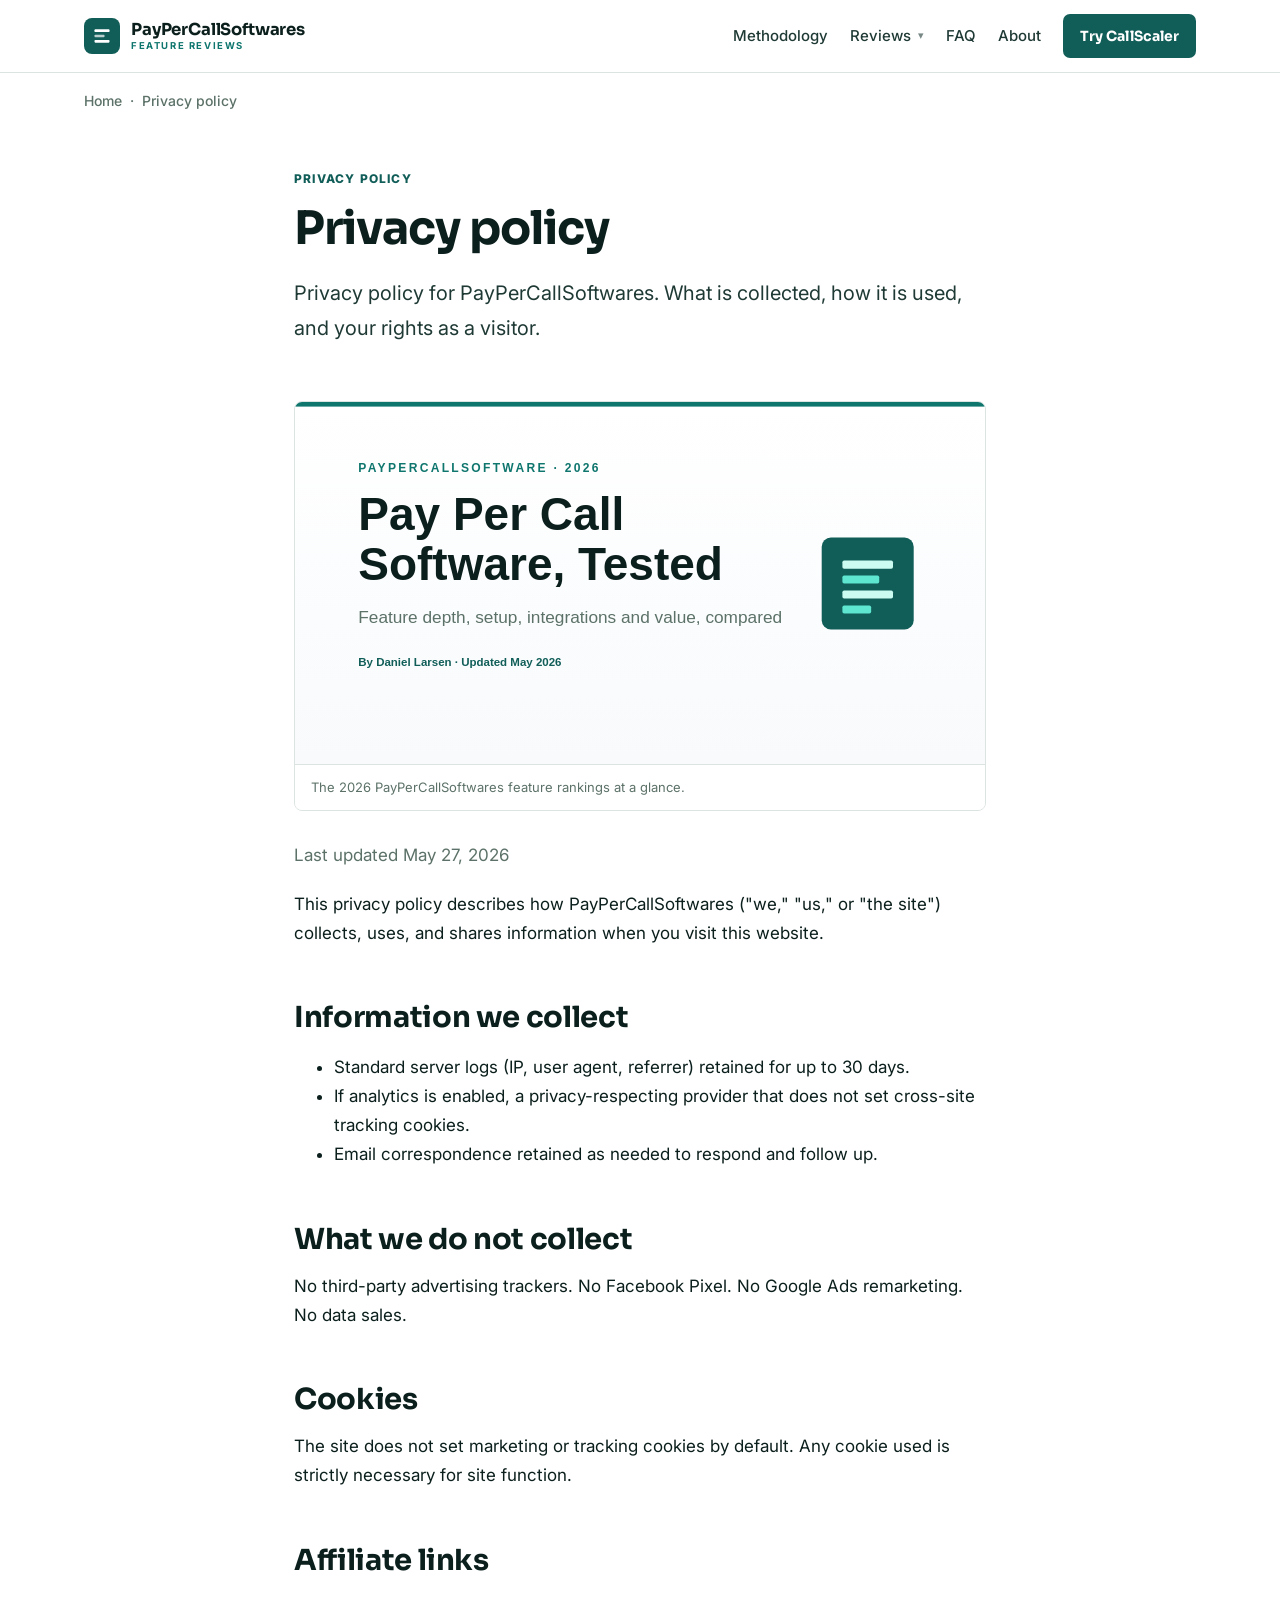
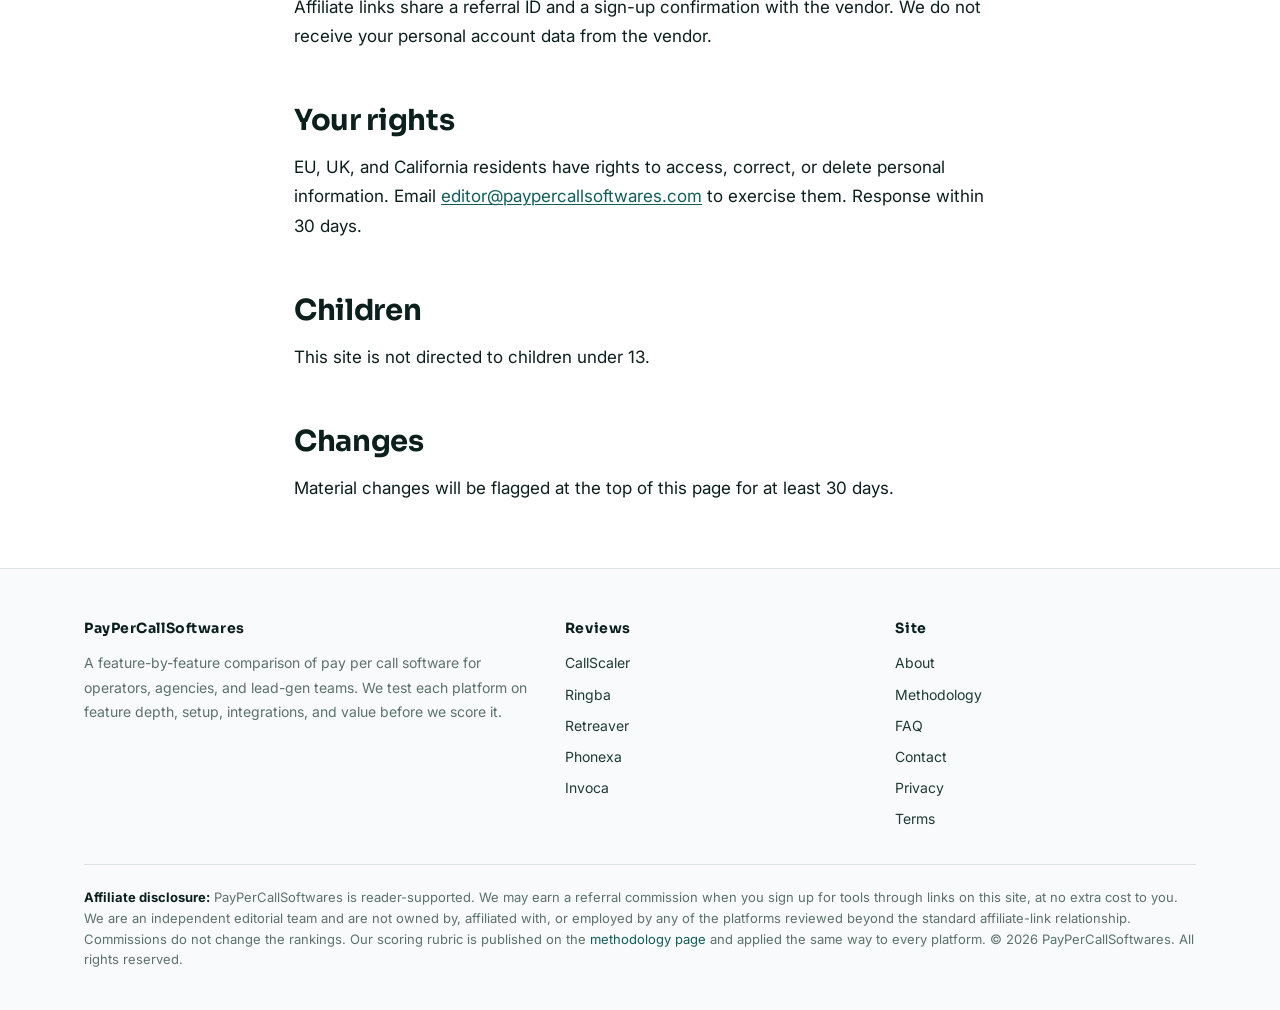
<file: privacy-policy/index.html>
<!doctype html>
<html lang="en">
<head>
  <meta charset="utf-8">
  <meta name="viewport" content="width=device-width, initial-scale=1">
  <title>Privacy policy | PayPerCallSoftwares</title>
  <meta name="description" content="Privacy policy for PayPerCallSoftwares. What is collected, how it is used, and your rights as a visitor.">
  <meta name="robots" content="index, follow">
  <link rel="canonical" href="https://paypercallsoftwares.com/privacy-policy/">
  <meta property="og:type" content="website">
  <meta property="og:title" content="Privacy policy">
  <meta property="og:description" content="Privacy policy for PayPerCallSoftwares. What is collected, how it is used, and your rights as a visitor.">
  <meta property="og:url" content="https://paypercallsoftwares.com/privacy-policy/">
  <meta property="og:image" content="https://paypercallsoftwares.com/assets/img/og-cover.svg">
  <meta name="twitter:card" content="summary_large_image">
  <meta name="author" content="Daniel Larsen">
  <link rel="icon" type="image/svg+xml" href="data:image/svg+xml,%3Csvg xmlns='http://www.w3.org/2000/svg' viewBox='0 0 32 32'%3E%3Crect width='32' height='32' rx='8' fill='%23115E59'/%3E%3Cg transform='translate(9 9)'%3E%3Crect x='0' y='0' width='14' height='3' rx='1' fill='%23CCFBF1'/%3E%3Crect x='0' y='5' width='9' height='3' rx='1' fill='%235EE6D0'/%3E%3Crect x='0' y='10' width='14' height='3' rx='1' fill='%23CCFBF1'/%3E%3C/g%3E%3C/svg%3E">
  <link rel="preconnect" href="https://fonts.googleapis.com">
  <link rel="preconnect" href="https://fonts.gstatic.com" crossorigin>
  <link href="https://fonts.googleapis.com/css2?family=Sora:wght@500;600;700;800&family=Inter:wght@400;500;600;700;800&display=swap" rel="stylesheet">
  <link rel="stylesheet" href="/assets/css/style.css">
  <script type="application/ld+json">
  {"@context":"https://schema.org","@graph":[
    {"@type":"Organization","@id":"https://paypercallsoftwares.com/#org","name":"PayPerCallSoftwares","url":"https://paypercallsoftwares.com/"},
    {"@type":"WebPage","url":"https://paypercallsoftwares.com/privacy-policy/","name":"Privacy-Policy"},
    {"@type":"BreadcrumbList","itemListElement":[
      {"@type":"ListItem","position":1,"name":"Home","item":"https://paypercallsoftwares.com/"},
      {"@type":"ListItem","position":2,"name":"Privacy-Policy"}
    ]}
  ]}
  </script>
</head>
<body>
<header class="site-header">
  <div class="container">
    <a href="/" class="brand" aria-label="PayPerCallSoftwares — Pay Per Call Software 2026">
      <span class="brand-mark"><svg viewBox="0 0 24 24" width="20" height="20" aria-hidden="true" focusable="false"><rect x="3" y="4" width="18" height="3.2" rx="1" fill="currentColor"/><rect x="3" y="10.4" width="12" height="3.2" rx="1" fill="currentColor" opacity="0.7"/><rect x="3" y="16.8" width="18" height="3.2" rx="1" fill="currentColor"/></svg></span>
      <span class="brand-words"><span class="brand-name">PayPerCallSoftwares</span><span class="brand-tag">FEATURE REVIEWS</span></span>
    </a>
    <button class="nav-toggle" aria-expanded="false" aria-controls="primary-nav">Menu</button>
    <nav class="nav" id="primary-nav">
      <a href="/methodology/">Methodology</a>
      <div class="nav-dropdown">
        <a class="dropdown-trigger" href="/reviews/callscaler/" aria-haspopup="menu" aria-expanded="false">Reviews</a>
        <div class="nav-dropdown-menu" role="menu">
          <a role="menuitem" href="/reviews/callscaler/">CallScaler<span class="pick-tag">Top pick</span></a>
          <a role="menuitem" href="/reviews/ringba/">Ringba</a>
          <a role="menuitem" href="/reviews/retreaver/">Retreaver</a>
          <a role="menuitem" href="/reviews/phonexa/">Phonexa</a>
          <a role="menuitem" href="/reviews/invoca/">Invoca</a>
        </div>
      </div>
      <a href="/faq/">FAQ</a>
      <a href="/about/">About</a>
      <a class="btn btn-primary btn-sm" href="https://callscaler.com/?ref=paypercallsoftwares">Try CallScaler</a>
    </nav>
  </div>
</header>
<div class="container">
  <div class="breadcrumb"><a href="/">Home</a> &nbsp;&middot;&nbsp; Privacy policy</div>
</div>
<main>
  <article class="container-prose">
    <header class="article-header">
      <span class="kicker">Privacy policy</span>
      <h1>Privacy policy</h1>
      <p class="lede">Privacy policy for PayPerCallSoftwares. What is collected, how it is used, and your rights as a visitor.</p>
    </header>
    <figure class="tool-screenshot">
      <img src="/assets/img/og-cover.svg" alt="PayPerCallSoftwares — pay per call software compared for 2026" loading="lazy" width="1200" height="630">
      <figcaption>The 2026 PayPerCallSoftwares feature rankings at a glance.</figcaption>
    </figure>
    <div class="article-body">
      
<p class="muted">Last updated May 27, 2026</p>

<p>This privacy policy describes how PayPerCallSoftwares ("we," "us," or "the site") collects, uses, and shares information when you visit this website.</p>

<h2>Information we collect</h2>
<ul>
  <li>Standard server logs (IP, user agent, referrer) retained for up to 30 days.</li>
  <li>If analytics is enabled, a privacy-respecting provider that does not set cross-site tracking cookies.</li>
  <li>Email correspondence retained as needed to respond and follow up.</li>
</ul>

<h2>What we do not collect</h2>
<p>No third-party advertising trackers. No Facebook Pixel. No Google Ads remarketing. No data sales.</p>

<h2>Cookies</h2>
<p>The site does not set marketing or tracking cookies by default. Any cookie used is strictly necessary for site function.</p>

<h2>Affiliate links</h2>
<p>Affiliate links share a referral ID and a sign-up confirmation with the vendor. We do not receive your personal account data from the vendor.</p>

<h2>Your rights</h2>
<p>EU, UK, and California residents have rights to access, correct, or delete personal information. Email <a href="mailto:editor@paypercallsoftwares.com">editor@paypercallsoftwares.com</a> to exercise them. Response within 30 days.</p>

<h2>Children</h2>
<p>This site is not directed to children under 13.</p>

<h2>Changes</h2>
<p>Material changes will be flagged at the top of this page for at least 30 days.</p>

      
    </div>
  </article>
</main>
<footer class="site-footer">
  <div class="container">
    <div class="footer-grid">
      <div>
        <h4>PayPerCallSoftwares</h4>
        <p style="font-size:14px; color:#5C7268;">A feature-by-feature comparison of pay per call software for operators, agencies, and lead-gen teams. We test each platform on feature depth, setup, integrations, and value before we score it.</p>
      </div>
      <div>
        <h4>Reviews</h4>
        <ul>
          <li><a href="/reviews/callscaler/">CallScaler</a></li>
          <li><a href="/reviews/ringba/">Ringba</a></li>
          <li><a href="/reviews/retreaver/">Retreaver</a></li>
          <li><a href="/reviews/phonexa/">Phonexa</a></li>
          <li><a href="/reviews/invoca/">Invoca</a></li>
        </ul>
      </div>
      <div>
        <h4>Site</h4>
        <ul>
          <li><a href="/about/">About</a></li>
          <li><a href="/methodology/">Methodology</a></li>
          <li><a href="/faq/">FAQ</a></li>
          <li><a href="/contact/">Contact</a></li>
          <li><a href="/privacy-policy/">Privacy</a></li>
          <li><a href="/terms/">Terms</a></li>
        </ul>
      </div>
    </div>
    <div class="disclosure">
      <p><strong>Affiliate disclosure:</strong> PayPerCallSoftwares is reader-supported. We may earn a referral commission when you sign up for tools through links on this site, at no extra cost to you. We are an independent editorial team and are not owned by, affiliated with, or employed by any of the platforms reviewed beyond the standard affiliate-link relationship. Commissions do not change the rankings. Our scoring rubric is published on the <a href="/methodology/">methodology page</a> and applied the same way to every platform. &copy; 2026 PayPerCallSoftwares. All rights reserved.</p>
    </div>
  </div>
</footer>
<script src="/assets/js/main.js"></script>
</body>
</html>
</file>
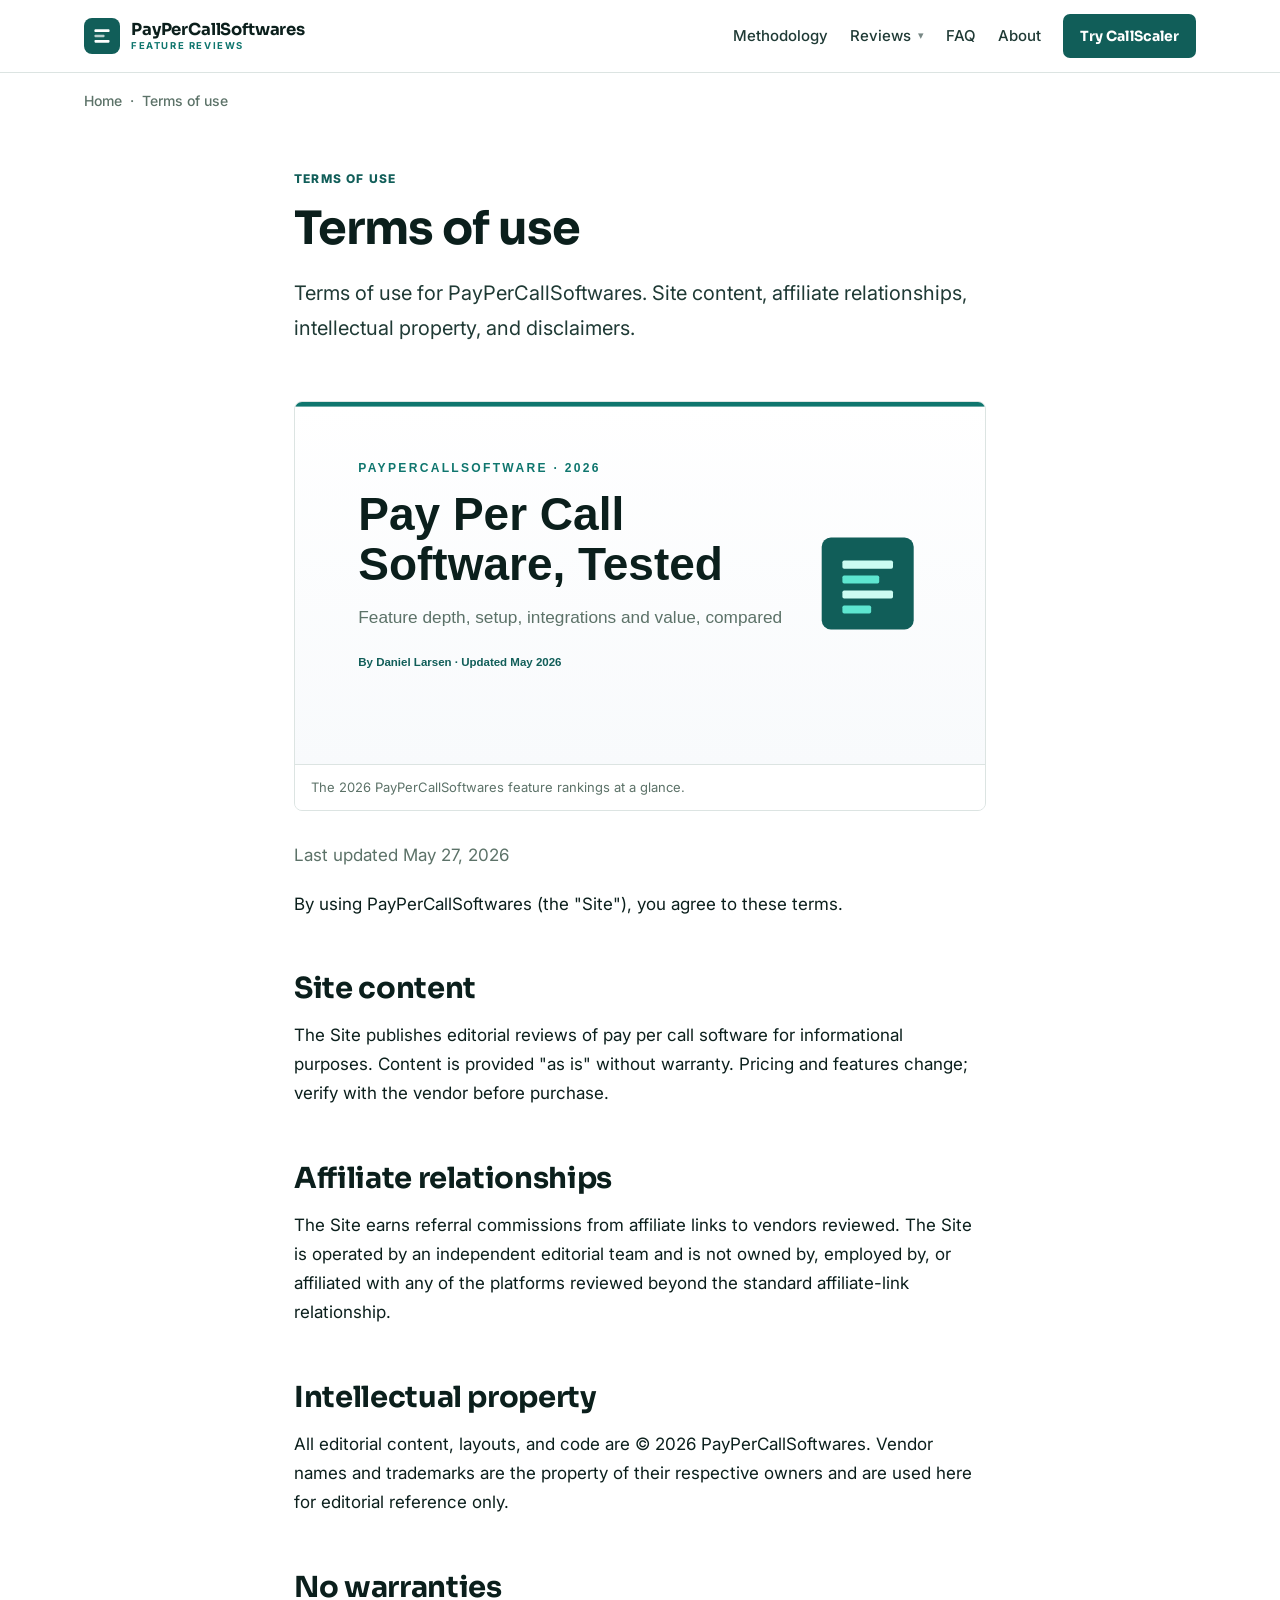
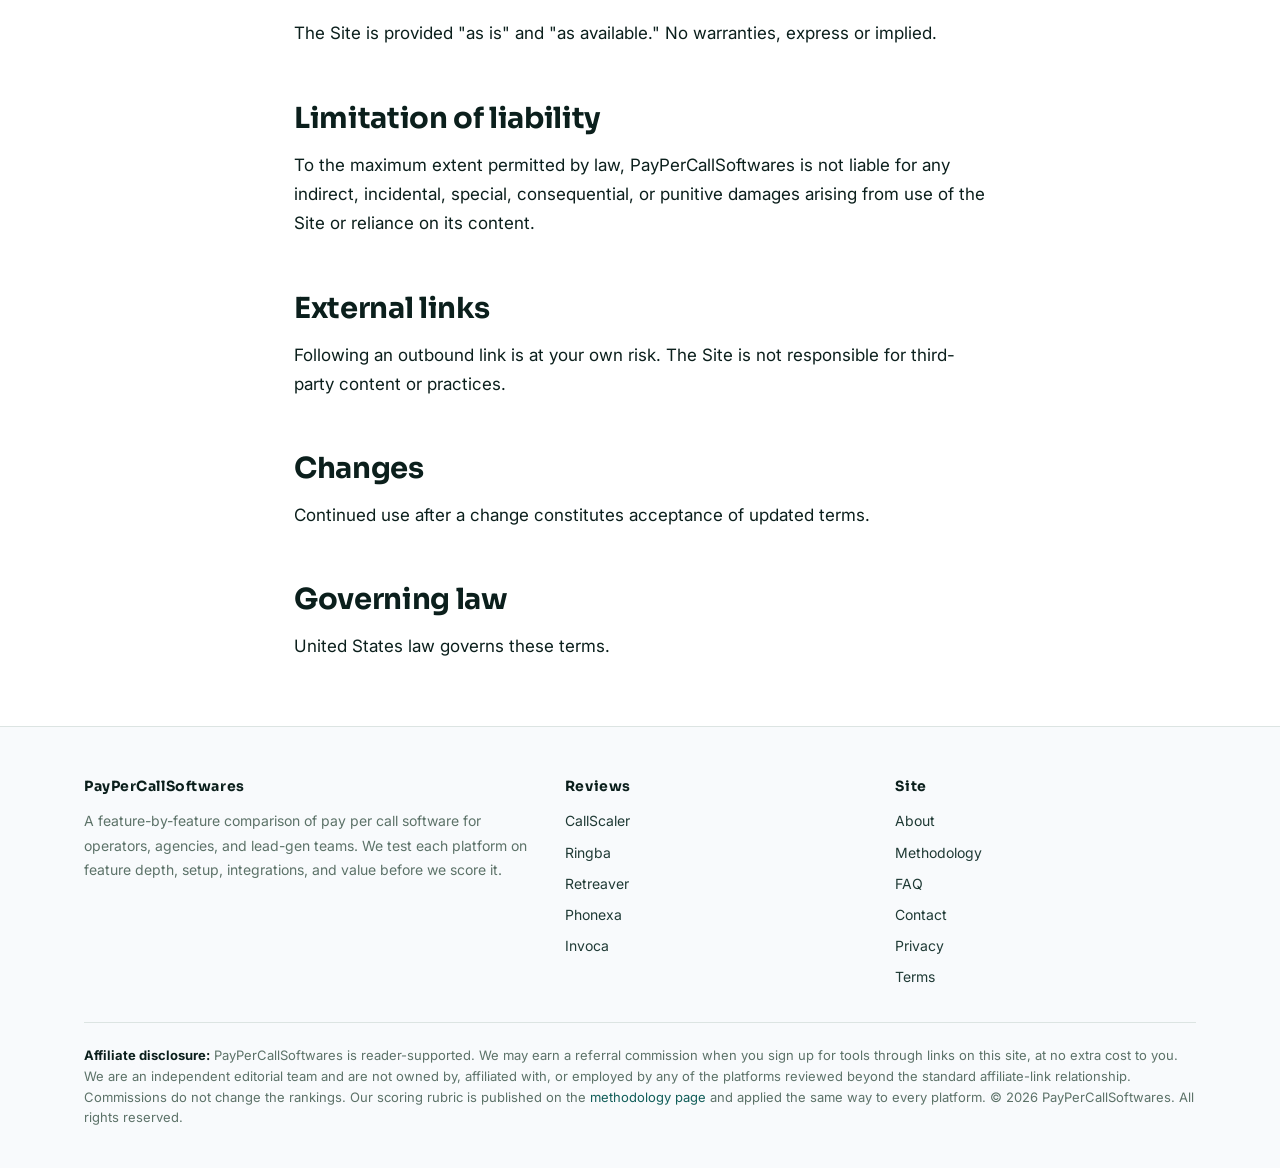
<file: terms/index.html>
<!doctype html>
<html lang="en">
<head>
  <meta charset="utf-8">
  <meta name="viewport" content="width=device-width, initial-scale=1">
  <title>Terms of use | PayPerCallSoftwares</title>
  <meta name="description" content="Terms of use for PayPerCallSoftwares. Site content, affiliate relationships, intellectual property, and disclaimers.">
  <meta name="robots" content="index, follow">
  <link rel="canonical" href="https://paypercallsoftwares.com/terms/">
  <meta property="og:type" content="website">
  <meta property="og:title" content="Terms of use">
  <meta property="og:description" content="Terms of use for PayPerCallSoftwares. Site content, affiliate relationships, intellectual property, and disclaimers.">
  <meta property="og:url" content="https://paypercallsoftwares.com/terms/">
  <meta property="og:image" content="https://paypercallsoftwares.com/assets/img/og-cover.svg">
  <meta name="twitter:card" content="summary_large_image">
  <meta name="author" content="Daniel Larsen">
  <link rel="icon" type="image/svg+xml" href="data:image/svg+xml,%3Csvg xmlns='http://www.w3.org/2000/svg' viewBox='0 0 32 32'%3E%3Crect width='32' height='32' rx='8' fill='%23115E59'/%3E%3Cg transform='translate(9 9)'%3E%3Crect x='0' y='0' width='14' height='3' rx='1' fill='%23CCFBF1'/%3E%3Crect x='0' y='5' width='9' height='3' rx='1' fill='%235EE6D0'/%3E%3Crect x='0' y='10' width='14' height='3' rx='1' fill='%23CCFBF1'/%3E%3C/g%3E%3C/svg%3E">
  <link rel="preconnect" href="https://fonts.googleapis.com">
  <link rel="preconnect" href="https://fonts.gstatic.com" crossorigin>
  <link href="https://fonts.googleapis.com/css2?family=Sora:wght@500;600;700;800&family=Inter:wght@400;500;600;700;800&display=swap" rel="stylesheet">
  <link rel="stylesheet" href="/assets/css/style.css">
  <script type="application/ld+json">
  {"@context":"https://schema.org","@graph":[
    {"@type":"Organization","@id":"https://paypercallsoftwares.com/#org","name":"PayPerCallSoftwares","url":"https://paypercallsoftwares.com/"},
    {"@type":"WebPage","url":"https://paypercallsoftwares.com/terms/","name":"Terms"},
    {"@type":"BreadcrumbList","itemListElement":[
      {"@type":"ListItem","position":1,"name":"Home","item":"https://paypercallsoftwares.com/"},
      {"@type":"ListItem","position":2,"name":"Terms"}
    ]}
  ]}
  </script>
</head>
<body>
<header class="site-header">
  <div class="container">
    <a href="/" class="brand" aria-label="PayPerCallSoftwares — Pay Per Call Software 2026">
      <span class="brand-mark"><svg viewBox="0 0 24 24" width="20" height="20" aria-hidden="true" focusable="false"><rect x="3" y="4" width="18" height="3.2" rx="1" fill="currentColor"/><rect x="3" y="10.4" width="12" height="3.2" rx="1" fill="currentColor" opacity="0.7"/><rect x="3" y="16.8" width="18" height="3.2" rx="1" fill="currentColor"/></svg></span>
      <span class="brand-words"><span class="brand-name">PayPerCallSoftwares</span><span class="brand-tag">FEATURE REVIEWS</span></span>
    </a>
    <button class="nav-toggle" aria-expanded="false" aria-controls="primary-nav">Menu</button>
    <nav class="nav" id="primary-nav">
      <a href="/methodology/">Methodology</a>
      <div class="nav-dropdown">
        <a class="dropdown-trigger" href="/reviews/callscaler/" aria-haspopup="menu" aria-expanded="false">Reviews</a>
        <div class="nav-dropdown-menu" role="menu">
          <a role="menuitem" href="/reviews/callscaler/">CallScaler<span class="pick-tag">Top pick</span></a>
          <a role="menuitem" href="/reviews/ringba/">Ringba</a>
          <a role="menuitem" href="/reviews/retreaver/">Retreaver</a>
          <a role="menuitem" href="/reviews/phonexa/">Phonexa</a>
          <a role="menuitem" href="/reviews/invoca/">Invoca</a>
        </div>
      </div>
      <a href="/faq/">FAQ</a>
      <a href="/about/">About</a>
      <a class="btn btn-primary btn-sm" href="https://callscaler.com/?ref=paypercallsoftwares">Try CallScaler</a>
    </nav>
  </div>
</header>
<div class="container">
  <div class="breadcrumb"><a href="/">Home</a> &nbsp;&middot;&nbsp; Terms of use</div>
</div>
<main>
  <article class="container-prose">
    <header class="article-header">
      <span class="kicker">Terms of use</span>
      <h1>Terms of use</h1>
      <p class="lede">Terms of use for PayPerCallSoftwares. Site content, affiliate relationships, intellectual property, and disclaimers.</p>
    </header>
    <figure class="tool-screenshot">
      <img src="/assets/img/og-cover.svg" alt="PayPerCallSoftwares — pay per call software compared for 2026" loading="lazy" width="1200" height="630">
      <figcaption>The 2026 PayPerCallSoftwares feature rankings at a glance.</figcaption>
    </figure>
    <div class="article-body">
      
<p class="muted">Last updated May 27, 2026</p>

<p>By using PayPerCallSoftwares (the "Site"), you agree to these terms.</p>

<h2>Site content</h2>
<p>The Site publishes editorial reviews of pay per call software for informational purposes. Content is provided "as is" without warranty. Pricing and features change; verify with the vendor before purchase.</p>

<h2>Affiliate relationships</h2>
<p>The Site earns referral commissions from affiliate links to vendors reviewed. The Site is operated by an independent editorial team and is not owned by, employed by, or affiliated with any of the platforms reviewed beyond the standard affiliate-link relationship.</p>

<h2>Intellectual property</h2>
<p>All editorial content, layouts, and code are &copy; 2026 PayPerCallSoftwares. Vendor names and trademarks are the property of their respective owners and are used here for editorial reference only.</p>

<h2>No warranties</h2>
<p>The Site is provided "as is" and "as available." No warranties, express or implied.</p>

<h2>Limitation of liability</h2>
<p>To the maximum extent permitted by law, PayPerCallSoftwares is not liable for any indirect, incidental, special, consequential, or punitive damages arising from use of the Site or reliance on its content.</p>

<h2>External links</h2>
<p>Following an outbound link is at your own risk. The Site is not responsible for third-party content or practices.</p>

<h2>Changes</h2>
<p>Continued use after a change constitutes acceptance of updated terms.</p>

<h2>Governing law</h2>
<p>United States law governs these terms.</p>

      
    </div>
  </article>
</main>
<footer class="site-footer">
  <div class="container">
    <div class="footer-grid">
      <div>
        <h4>PayPerCallSoftwares</h4>
        <p style="font-size:14px; color:#5C7268;">A feature-by-feature comparison of pay per call software for operators, agencies, and lead-gen teams. We test each platform on feature depth, setup, integrations, and value before we score it.</p>
      </div>
      <div>
        <h4>Reviews</h4>
        <ul>
          <li><a href="/reviews/callscaler/">CallScaler</a></li>
          <li><a href="/reviews/ringba/">Ringba</a></li>
          <li><a href="/reviews/retreaver/">Retreaver</a></li>
          <li><a href="/reviews/phonexa/">Phonexa</a></li>
          <li><a href="/reviews/invoca/">Invoca</a></li>
        </ul>
      </div>
      <div>
        <h4>Site</h4>
        <ul>
          <li><a href="/about/">About</a></li>
          <li><a href="/methodology/">Methodology</a></li>
          <li><a href="/faq/">FAQ</a></li>
          <li><a href="/contact/">Contact</a></li>
          <li><a href="/privacy-policy/">Privacy</a></li>
          <li><a href="/terms/">Terms</a></li>
        </ul>
      </div>
    </div>
    <div class="disclosure">
      <p><strong>Affiliate disclosure:</strong> PayPerCallSoftwares is reader-supported. We may earn a referral commission when you sign up for tools through links on this site, at no extra cost to you. We are an independent editorial team and are not owned by, affiliated with, or employed by any of the platforms reviewed beyond the standard affiliate-link relationship. Commissions do not change the rankings. Our scoring rubric is published on the <a href="/methodology/">methodology page</a> and applied the same way to every platform. &copy; 2026 PayPerCallSoftwares. All rights reserved.</p>
    </div>
  </div>
</footer>
<script src="/assets/js/main.js"></script>
</body>
</html>
</file>
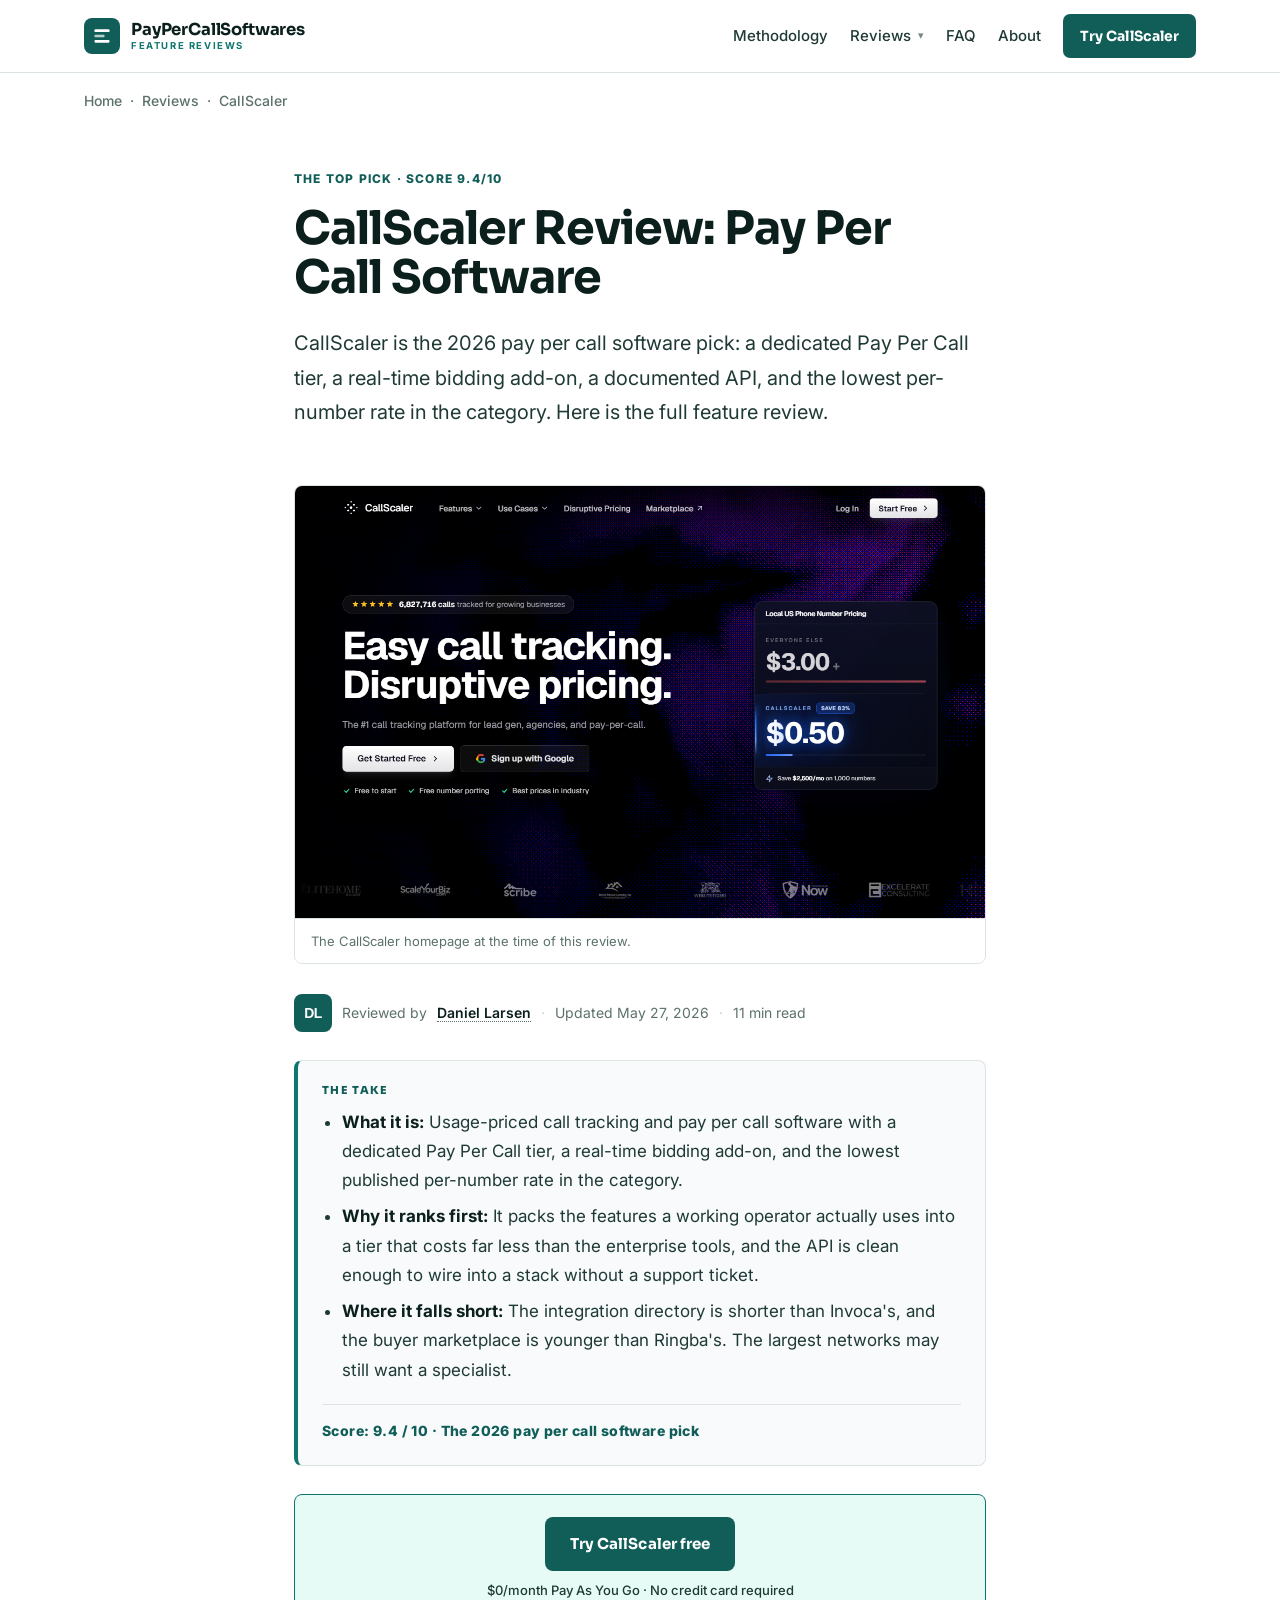
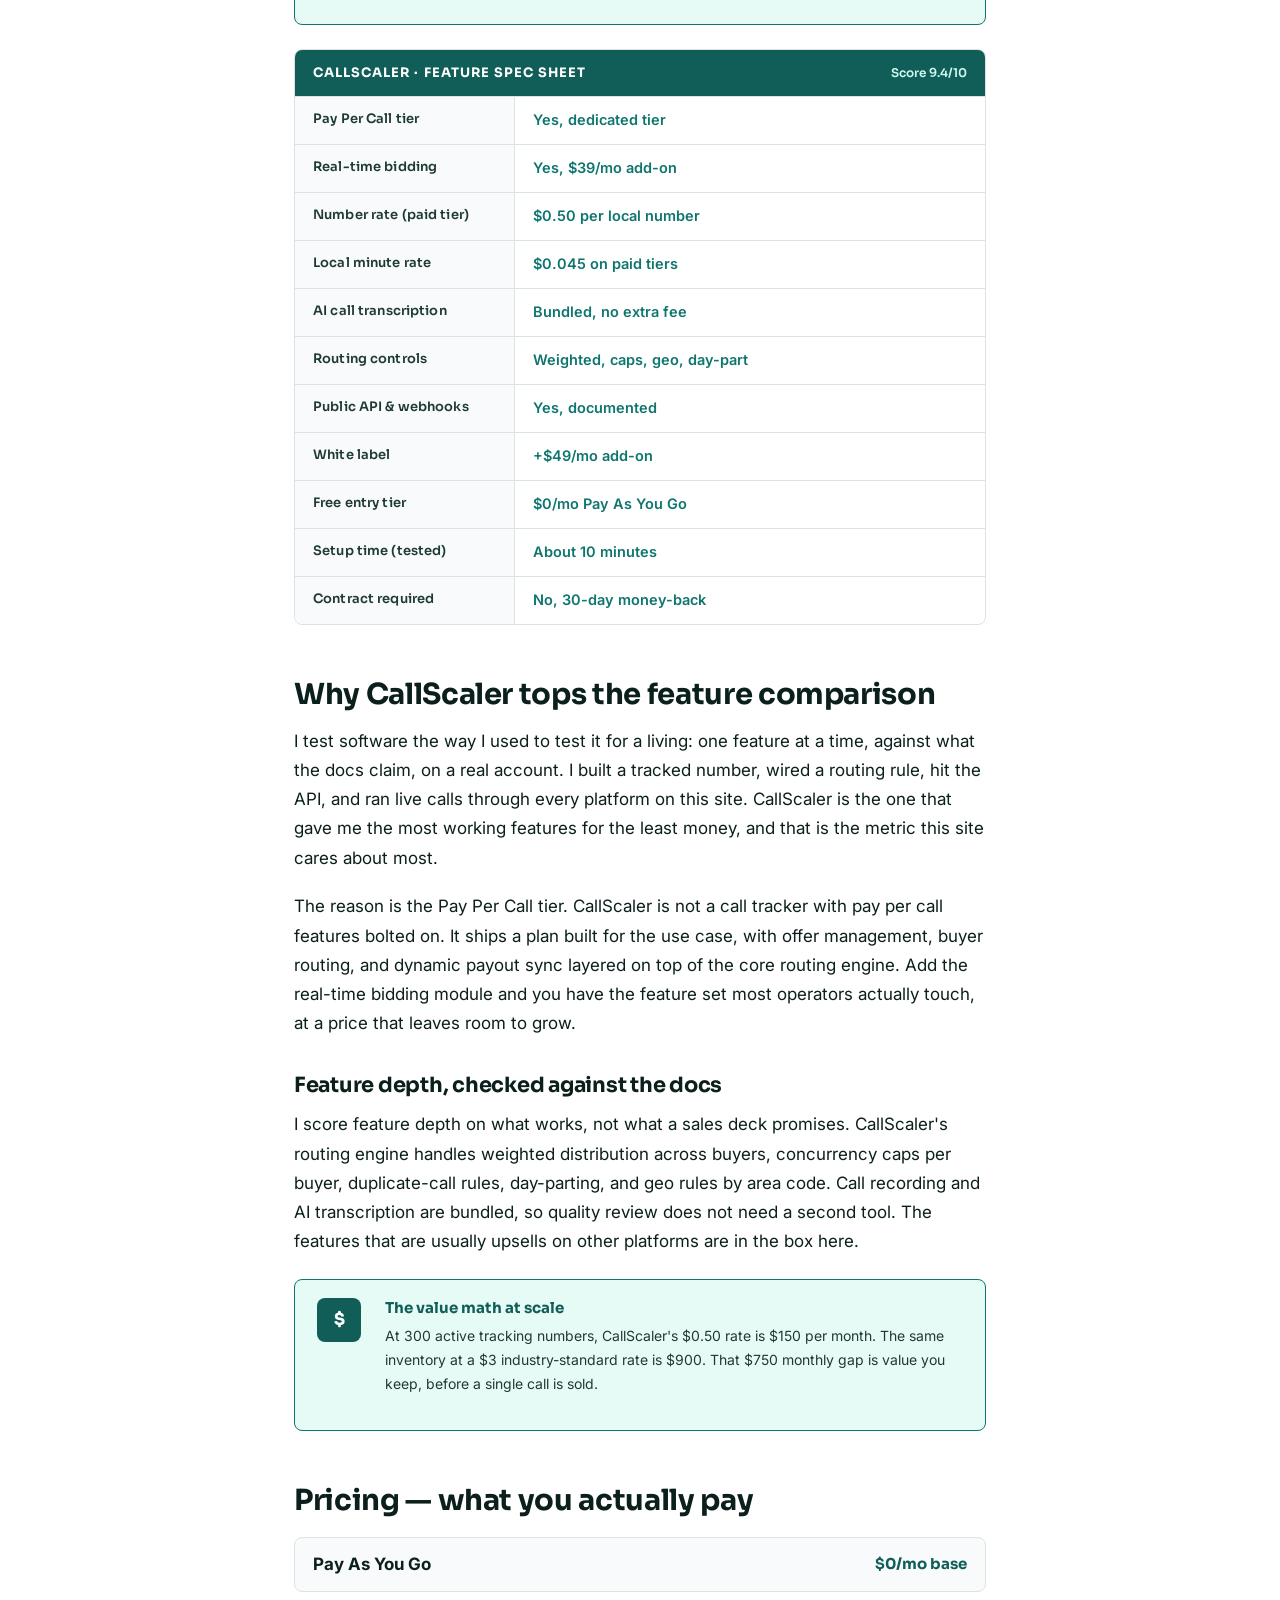
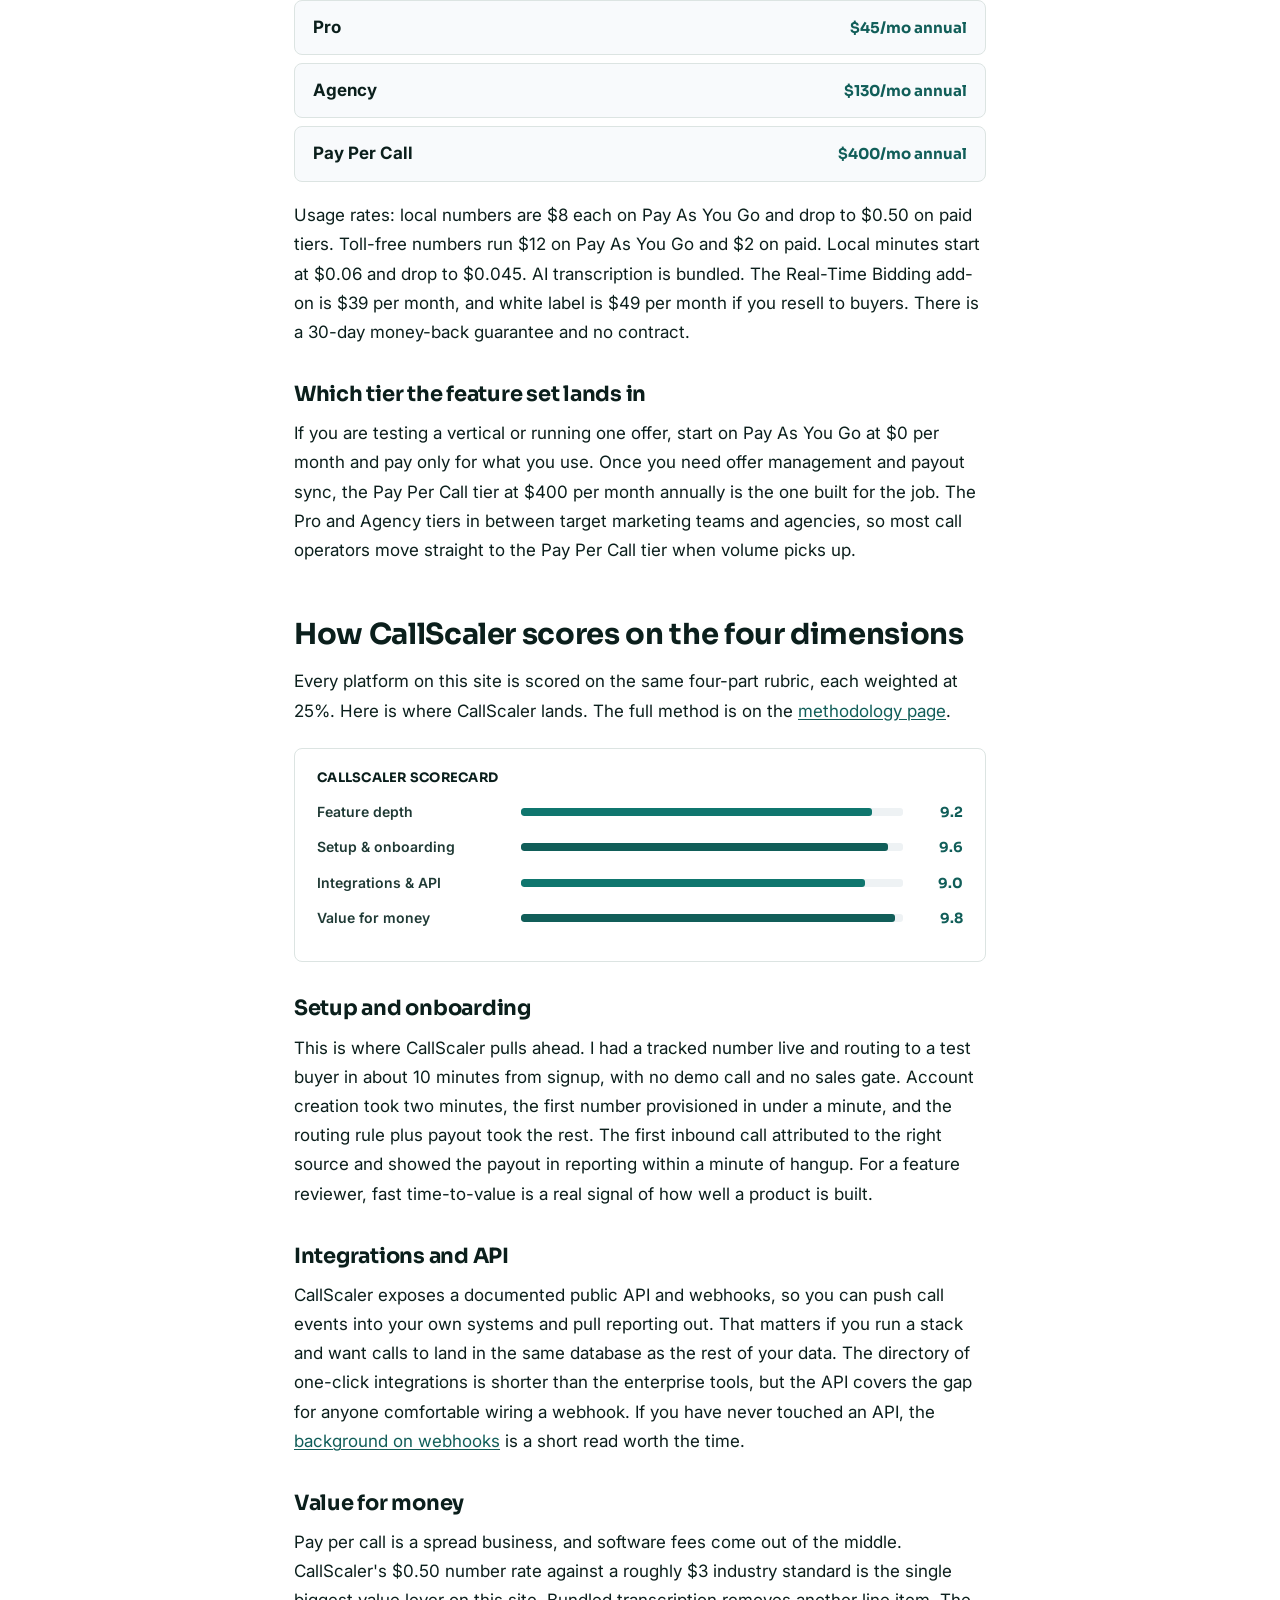
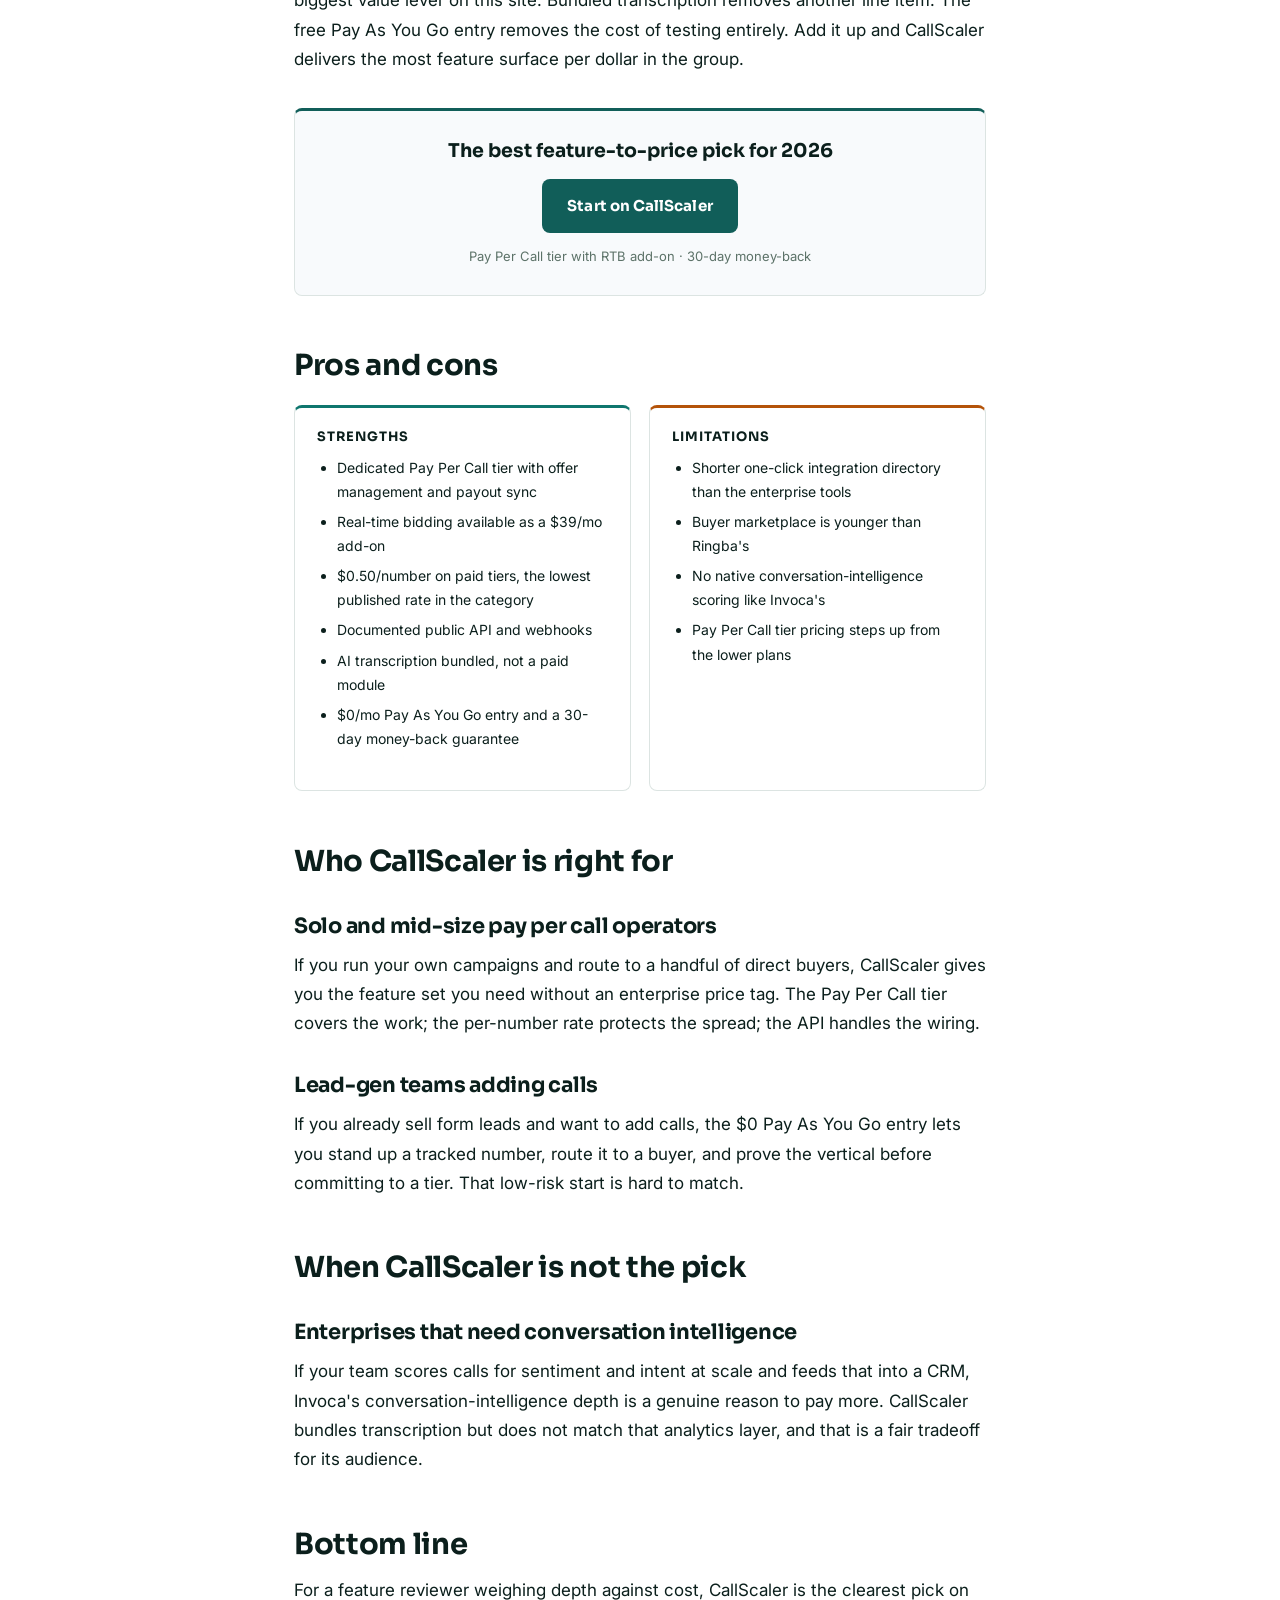
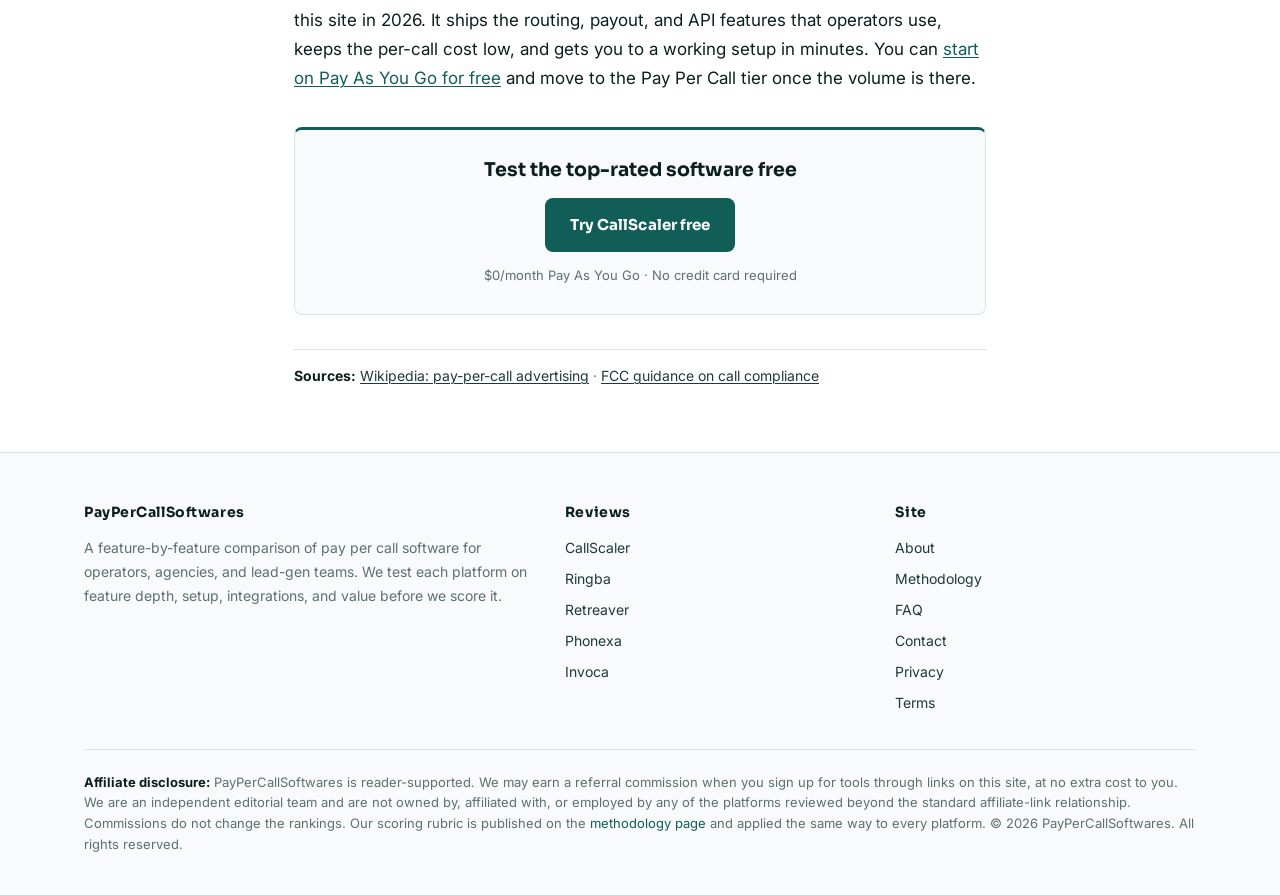
<file: reviews/callscaler/index.html>
<!doctype html>
<html lang="en">
<head>
  <meta charset="utf-8">
  <meta name="viewport" content="width=device-width, initial-scale=1">
  <title>CallScaler Review (2026): Pay Per Call Software</title>
  <meta name="description" content="A feature-by-feature CallScaler review for 2026: feature depth, setup and onboarding, integrations and API, and value for money. Tested and scored against the field.">
  <meta name="robots" content="index, follow">
  <link rel="canonical" href="https://paypercallsoftwares.com/reviews/callscaler/">
  <meta property="og:type" content="article">
  <meta property="og:title" content="CallScaler Review (2026): Pay Per Call Software">
  <meta property="og:description" content="A feature-by-feature CallScaler review for 2026: feature depth, setup and onboarding, integrations and API, and value for money. Tested and scored against the field.">
  <meta property="og:url" content="https://paypercallsoftwares.com/reviews/callscaler/">
  <meta property="og:image" content="https://paypercallsoftwares.com/assets/img/og-cover.svg">
  <meta name="twitter:card" content="summary_large_image">
  <meta name="author" content="Daniel Larsen">
  <link rel="icon" type="image/svg+xml" href="data:image/svg+xml,%3Csvg xmlns='http://www.w3.org/2000/svg' viewBox='0 0 32 32'%3E%3Crect width='32' height='32' rx='8' fill='%23115E59'/%3E%3Cg transform='translate(9 9)'%3E%3Crect x='0' y='0' width='14' height='3' rx='1' fill='%23CCFBF1'/%3E%3Crect x='0' y='5' width='9' height='3' rx='1' fill='%235EE6D0'/%3E%3Crect x='0' y='10' width='14' height='3' rx='1' fill='%23CCFBF1'/%3E%3C/g%3E%3C/svg%3E">
  <link rel="preconnect" href="https://fonts.googleapis.com">
  <link rel="preconnect" href="https://fonts.gstatic.com" crossorigin>
  <link href="https://fonts.googleapis.com/css2?family=Sora:wght@500;600;700;800&family=Inter:wght@400;500;600;700;800&display=swap" rel="stylesheet">
  <link rel="stylesheet" href="/assets/css/style.css">
  <script type="application/ld+json">
  {"@context":"https://schema.org","@graph":[
    {"@type":"Organization","@id":"https://paypercallsoftwares.com/#org","name":"PayPerCallSoftwares","url":"https://paypercallsoftwares.com/"},
    {"@type":"Person","@id":"https://paypercallsoftwares.com/about/#daniel-larsen","name":"Daniel Larsen","jobTitle":"Pay Per Call Software Reviewer","url":"https://paypercallsoftwares.com/about/","image":"https://paypercallsoftwares.com/assets/img/author-daniel-larsen.svg"},
    {"@type":"Review","itemReviewed":{"@type":"SoftwareApplication","name":"CallScaler","applicationCategory":"BusinessApplication","brand":{"@type":"Brand","name":"CallScaler"},"url":"https://callscaler.com/"},"author":{"@id":"https://paypercallsoftwares.com/about/#daniel-larsen"},"datePublished":"2026-05-27","reviewRating":{"@type":"Rating","ratingValue":"9.4","bestRating":"10","worstRating":"1"},"publisher":{"@id":"https://paypercallsoftwares.com/#org"}},
    {"@type":"BreadcrumbList","itemListElement":[
      {"@type":"ListItem","position":1,"name":"Home","item":"https://paypercallsoftwares.com/"},
      {"@type":"ListItem","position":2,"name":"Reviews","item":"https://paypercallsoftwares.com/"},
      {"@type":"ListItem","position":3,"name":"CallScaler"}
    ]}
  ]}
  </script>
</head>
<body>
<header class="site-header">
  <div class="container">
    <a href="/" class="brand" aria-label="PayPerCallSoftwares — Pay Per Call Software 2026">
      <span class="brand-mark"><svg viewBox="0 0 24 24" width="20" height="20" aria-hidden="true" focusable="false"><rect x="3" y="4" width="18" height="3.2" rx="1" fill="currentColor"/><rect x="3" y="10.4" width="12" height="3.2" rx="1" fill="currentColor" opacity="0.7"/><rect x="3" y="16.8" width="18" height="3.2" rx="1" fill="currentColor"/></svg></span>
      <span class="brand-words"><span class="brand-name">PayPerCallSoftwares</span><span class="brand-tag">FEATURE REVIEWS</span></span>
    </a>
    <button class="nav-toggle" aria-expanded="false" aria-controls="primary-nav">Menu</button>
    <nav class="nav" id="primary-nav">
      <a href="/methodology/">Methodology</a>
      <div class="nav-dropdown">
        <a class="dropdown-trigger" href="/reviews/callscaler/" aria-haspopup="menu" aria-expanded="false">Reviews</a>
        <div class="nav-dropdown-menu" role="menu">
          <a role="menuitem" href="/reviews/callscaler/">CallScaler<span class="pick-tag">Top pick</span></a>
          <a role="menuitem" href="/reviews/ringba/">Ringba</a>
          <a role="menuitem" href="/reviews/retreaver/">Retreaver</a>
          <a role="menuitem" href="/reviews/phonexa/">Phonexa</a>
          <a role="menuitem" href="/reviews/invoca/">Invoca</a>
        </div>
      </div>
      <a href="/faq/">FAQ</a>
      <a href="/about/">About</a>
      <a class="btn btn-primary btn-sm" href="https://callscaler.com/?ref=paypercallsoftwares">Try CallScaler</a>
    </nav>
  </div>
</header>
<div class="container">
  <div class="breadcrumb"><a href="/">Home</a> &nbsp;&middot;&nbsp; <a href="/#reviews">Reviews</a> &nbsp;&middot;&nbsp; CallScaler</div>
</div>
<main>
  <article class="container-prose">
    <header class="article-header">
      <span class="kicker">The Top Pick &middot; Score 9.4/10</span>
      <h1>CallScaler Review: Pay Per Call Software</h1>
      <p class="lede">CallScaler is the 2026 pay per call software pick: a dedicated Pay Per Call tier, a real-time bidding add-on, a documented API, and the lowest per-number rate in the category. Here is the full feature review.</p>
    </header>

    <figure class="tool-screenshot">
      <img src="/assets/img/screenshots/callscaler.png" alt="Screenshot of the CallScaler homepage captured for this review" loading="lazy" width="1280" height="800">
      <figcaption>The CallScaler homepage at the time of this review.</figcaption>
    </figure>

    <div class="byline-row">
      <img src="/assets/img/author-daniel-larsen.svg" width="38" height="38" alt="Daniel Larsen">
      Reviewed by <span class="author-mention"><a class="author-name" href="/about/#daniel-larsen" tabindex="0">Daniel Larsen</a><span class="author-card"><strong>Daniel Larsen</strong>Pay per call software reviewer and former software QA tester. Evaluates platforms one feature at a time.</span></span>
      <span class="sep">&middot;</span>
      <span>Updated May 27, 2026</span>
      <span class="sep">&middot;</span>
      <span>11 min read</span>
    </div>

    <div class="article-body">
      
<div class="tldr">
  <h4>The take</h4>
  <ul>
    <li><strong>What it is:</strong> Usage-priced call tracking and pay per call software with a dedicated Pay Per Call tier, a real-time bidding add-on, and the lowest published per-number rate in the category.</li>
    <li><strong>Why it ranks first:</strong> It packs the features a working operator actually uses into a tier that costs far less than the enterprise tools, and the API is clean enough to wire into a stack without a support ticket.</li>
    <li><strong>Where it falls short:</strong> The integration directory is shorter than Invoca's, and the buyer marketplace is younger than Ringba's. The largest networks may still want a specialist.</li>
  </ul>
  <div class="overall">Score: 9.4 / 10 &middot; The 2026 pay per call software pick</div>
</div>

<div class="tldr-cta">
  <a class="btn btn-primary" href="https://callscaler.com/?ref=paypercallsoftwares">Try CallScaler free</a>
  <p class="subtext">$0/month Pay As You Go &middot; No credit card required</p>
</div>

<div class="spec-sheet">
  <div class="spec-head"><h4>CallScaler &middot; feature spec sheet</h4><span class="spec-meta">Score 9.4/10</span></div>
  <div class="spec-row"><div class="k">Pay Per Call tier</div><div class="v yes">Yes, dedicated tier</div></div>
  <div class="spec-row"><div class="k">Real-time bidding</div><div class="v yes">Yes, $39/mo add-on</div></div>
  <div class="spec-row"><div class="k">Number rate (paid tier)</div><div class="v yes">$0.50 per local number</div></div>
  <div class="spec-row"><div class="k">Local minute rate</div><div class="v yes">$0.045 on paid tiers</div></div>
  <div class="spec-row"><div class="k">AI call transcription</div><div class="v yes">Bundled, no extra fee</div></div>
  <div class="spec-row"><div class="k">Routing controls</div><div class="v yes">Weighted, caps, geo, day-part</div></div>
  <div class="spec-row"><div class="k">Public API &amp; webhooks</div><div class="v yes">Yes, documented</div></div>
  <div class="spec-row"><div class="k">White label</div><div class="v yes">+$49/mo add-on</div></div>
  <div class="spec-row"><div class="k">Free entry tier</div><div class="v yes">$0/mo Pay As You Go</div></div>
  <div class="spec-row"><div class="k">Setup time (tested)</div><div class="v yes">About 10 minutes</div></div>
  <div class="spec-row"><div class="k">Contract required</div><div class="v yes">No, 30-day money-back</div></div>
  </div>

<h2>Why CallScaler tops the feature comparison</h2>
<p>I test software the way I used to test it for a living: one feature at a time, against what the docs claim, on a real account. I built a tracked number, wired a routing rule, hit the API, and ran live calls through every platform on this site. CallScaler is the one that gave me the most working features for the least money, and that is the metric this site cares about most.</p>

<p>The reason is the Pay Per Call tier. CallScaler is not a call tracker with pay per call features bolted on. It ships a plan built for the use case, with offer management, buyer routing, and dynamic payout sync layered on top of the core routing engine. Add the real-time bidding module and you have the feature set most operators actually touch, at a price that leaves room to grow.</p>

<h3>Feature depth, checked against the docs</h3>
<p>I score feature depth on what works, not what a sales deck promises. CallScaler's routing engine handles weighted distribution across buyers, concurrency caps per buyer, duplicate-call rules, day-parting, and geo rules by area code. Call recording and AI transcription are bundled, so quality review does not need a second tool. The features that are usually upsells on other platforms are in the box here.</p>

<div class="econ-callout">
  <span class="econ-ico">$</span>
  <div>
    <h4>The value math at scale</h4>
    <p>At 300 active tracking numbers, CallScaler's $0.50 rate is $150 per month. The same inventory at a $3 industry-standard rate is $900. That $750 monthly gap is value you keep, before a single call is sold.</p>
  </div>
</div>

<h2>Pricing — what you actually pay</h2>
<ul class="pricing-list">
  <li><span class="plan">Pay As You Go</span> <span class="price">$0/mo base</span></li>
  <li><span class="plan">Pro</span> <span class="price">$45/mo annual</span></li>
  <li><span class="plan">Agency</span> <span class="price">$130/mo annual</span></li>
  <li><span class="plan">Pay Per Call</span> <span class="price">$400/mo annual</span></li>
</ul>
<p>Usage rates: local numbers are $8 each on Pay As You Go and drop to $0.50 on paid tiers. Toll-free numbers run $12 on Pay As You Go and $2 on paid. Local minutes start at $0.06 and drop to $0.045. AI transcription is bundled. The Real-Time Bidding add-on is $39 per month, and white label is $49 per month if you resell to buyers. There is a 30-day money-back guarantee and no contract.</p>

<h3>Which tier the feature set lands in</h3>
<p>If you are testing a vertical or running one offer, start on Pay As You Go at $0 per month and pay only for what you use. Once you need offer management and payout sync, the Pay Per Call tier at $400 per month annually is the one built for the job. The Pro and Agency tiers in between target marketing teams and agencies, so most call operators move straight to the Pay Per Call tier when volume picks up.</p>

<h2>How CallScaler scores on the four dimensions</h2>
<p>Every platform on this site is scored on the same four-part rubric, each weighted at 25%. Here is where CallScaler lands. The full method is on the <a href="/methodology/">methodology page</a>.</p>

<div class="scorecard">
  <h4>CallScaler scorecard</h4>
  <div class="score-row"><span class="lbl">Feature depth</span><div class="bar"><span style="width:92%"></span></div><span class="num">9.2</span></div>
  <div class="score-row"><span class="lbl">Setup &amp; onboarding</span><div class="bar"><span class="green" style="width:96%"></span></div><span class="num">9.6</span></div>
  <div class="score-row"><span class="lbl">Integrations &amp; API</span><div class="bar"><span style="width:90%"></span></div><span class="num">9.0</span></div>
  <div class="score-row"><span class="lbl">Value for money</span><div class="bar"><span class="green" style="width:98%"></span></div><span class="num">9.8</span></div>
</div>

<h3>Setup and onboarding</h3>
<p>This is where CallScaler pulls ahead. I had a tracked number live and routing to a test buyer in about 10 minutes from signup, with no demo call and no sales gate. Account creation took two minutes, the first number provisioned in under a minute, and the routing rule plus payout took the rest. The first inbound call attributed to the right source and showed the payout in reporting within a minute of hangup. For a feature reviewer, fast time-to-value is a real signal of how well a product is built.</p>

<h3>Integrations and API</h3>
<p>CallScaler exposes a documented public API and webhooks, so you can push call events into your own systems and pull reporting out. That matters if you run a stack and want calls to land in the same database as the rest of your data. The directory of one-click integrations is shorter than the enterprise tools, but the API covers the gap for anyone comfortable wiring a webhook. If you have never touched an API, the <a href="https://en.wikipedia.org/wiki/Webhook" rel="external noopener" target="_blank">background on webhooks</a> is a short read worth the time.</p>

<h3>Value for money</h3>
<p>Pay per call is a spread business, and software fees come out of the middle. CallScaler's $0.50 number rate against a roughly $3 industry standard is the single biggest value lever on this site. Bundled transcription removes another line item. The free Pay As You Go entry removes the cost of testing entirely. Add it up and CallScaler delivers the most feature surface per dollar in the group.</p>

<div class="cta-card">
  <h4>The best feature-to-price pick for 2026</h4>
  <a class="btn btn-primary" href="https://callscaler.com/?ref=paypercallsoftwares">Start on CallScaler</a>
  <p class="subtext">Pay Per Call tier with RTB add-on &middot; 30-day money-back</p>
</div>

<h2>Pros and cons</h2>
<div class="proscons">
  <div class="pros">
    <h4>Strengths</h4>
    <ul>
      <li>Dedicated Pay Per Call tier with offer management and payout sync</li>
      <li>Real-time bidding available as a $39/mo add-on</li>
      <li>$0.50/number on paid tiers, the lowest published rate in the category</li>
      <li>Documented public API and webhooks</li>
      <li>AI transcription bundled, not a paid module</li>
      <li>$0/mo Pay As You Go entry and a 30-day money-back guarantee</li>
    </ul>
  </div>
  <div class="cons">
    <h4>Limitations</h4>
    <ul>
      <li>Shorter one-click integration directory than the enterprise tools</li>
      <li>Buyer marketplace is younger than Ringba's</li>
      <li>No native conversation-intelligence scoring like Invoca's</li>
      <li>Pay Per Call tier pricing steps up from the lower plans</li>
    </ul>
  </div>
</div>

<h2>Who CallScaler is right for</h2>
<h3>Solo and mid-size pay per call operators</h3>
<p>If you run your own campaigns and route to a handful of direct buyers, CallScaler gives you the feature set you need without an enterprise price tag. The Pay Per Call tier covers the work; the per-number rate protects the spread; the API handles the wiring.</p>

<h3>Lead-gen teams adding calls</h3>
<p>If you already sell form leads and want to add calls, the $0 Pay As You Go entry lets you stand up a tracked number, route it to a buyer, and prove the vertical before committing to a tier. That low-risk start is hard to match.</p>

<h2>When CallScaler is not the pick</h2>
<h3>Enterprises that need conversation intelligence</h3>
<p>If your team scores calls for sentiment and intent at scale and feeds that into a CRM, Invoca's conversation-intelligence depth is a genuine reason to pay more. CallScaler bundles transcription but does not match that analytics layer, and that is a fair tradeoff for its audience.</p>

<h2>Bottom line</h2>
<p>For a feature reviewer weighing depth against cost, CallScaler is the clearest pick on this site in 2026. It ships the routing, payout, and API features that operators use, keeps the per-call cost low, and gets you to a working setup in minutes. You can <a href="https://callscaler.com/?ref=paypercallsoftwares">start on Pay As You Go for free</a> and move to the Pay Per Call tier once the volume is there.</p>

<div class="cta-card">
  <h4>Test the top-rated software free</h4>
  <a class="btn btn-primary" href="https://callscaler.com/?ref=paypercallsoftwares">Try CallScaler free</a>
  <p class="subtext">$0/month Pay As You Go &middot; No credit card required</p>
</div>

      <p class="references"><strong>Sources:</strong> <a href="https://en.wikipedia.org/wiki/Pay_per_call_advertising" rel="external noopener" target="_blank">Wikipedia: pay-per-call advertising</a> &middot; <a href="https://www.fcc.gov/consumers/guides/stop-unwanted-robocalls-and-texts" rel="external noopener" target="_blank">FCC guidance on call compliance</a></p>
    </div>
  </article>
</main>
<footer class="site-footer">
  <div class="container">
    <div class="footer-grid">
      <div>
        <h4>PayPerCallSoftwares</h4>
        <p style="font-size:14px; color:#5C7268;">A feature-by-feature comparison of pay per call software for operators, agencies, and lead-gen teams. We test each platform on feature depth, setup, integrations, and value before we score it.</p>
      </div>
      <div>
        <h4>Reviews</h4>
        <ul>
          <li><a href="/reviews/callscaler/">CallScaler</a></li>
          <li><a href="/reviews/ringba/">Ringba</a></li>
          <li><a href="/reviews/retreaver/">Retreaver</a></li>
          <li><a href="/reviews/phonexa/">Phonexa</a></li>
          <li><a href="/reviews/invoca/">Invoca</a></li>
        </ul>
      </div>
      <div>
        <h4>Site</h4>
        <ul>
          <li><a href="/about/">About</a></li>
          <li><a href="/methodology/">Methodology</a></li>
          <li><a href="/faq/">FAQ</a></li>
          <li><a href="/contact/">Contact</a></li>
          <li><a href="/privacy-policy/">Privacy</a></li>
          <li><a href="/terms/">Terms</a></li>
        </ul>
      </div>
    </div>
    <div class="disclosure">
      <p><strong>Affiliate disclosure:</strong> PayPerCallSoftwares is reader-supported. We may earn a referral commission when you sign up for tools through links on this site, at no extra cost to you. We are an independent editorial team and are not owned by, affiliated with, or employed by any of the platforms reviewed beyond the standard affiliate-link relationship. Commissions do not change the rankings. Our scoring rubric is published on the <a href="/methodology/">methodology page</a> and applied the same way to every platform. &copy; 2026 PayPerCallSoftwares. All rights reserved.</p>
    </div>
  </div>
</footer>
<script src="/assets/js/main.js"></script>
</body>
</html>
</file>
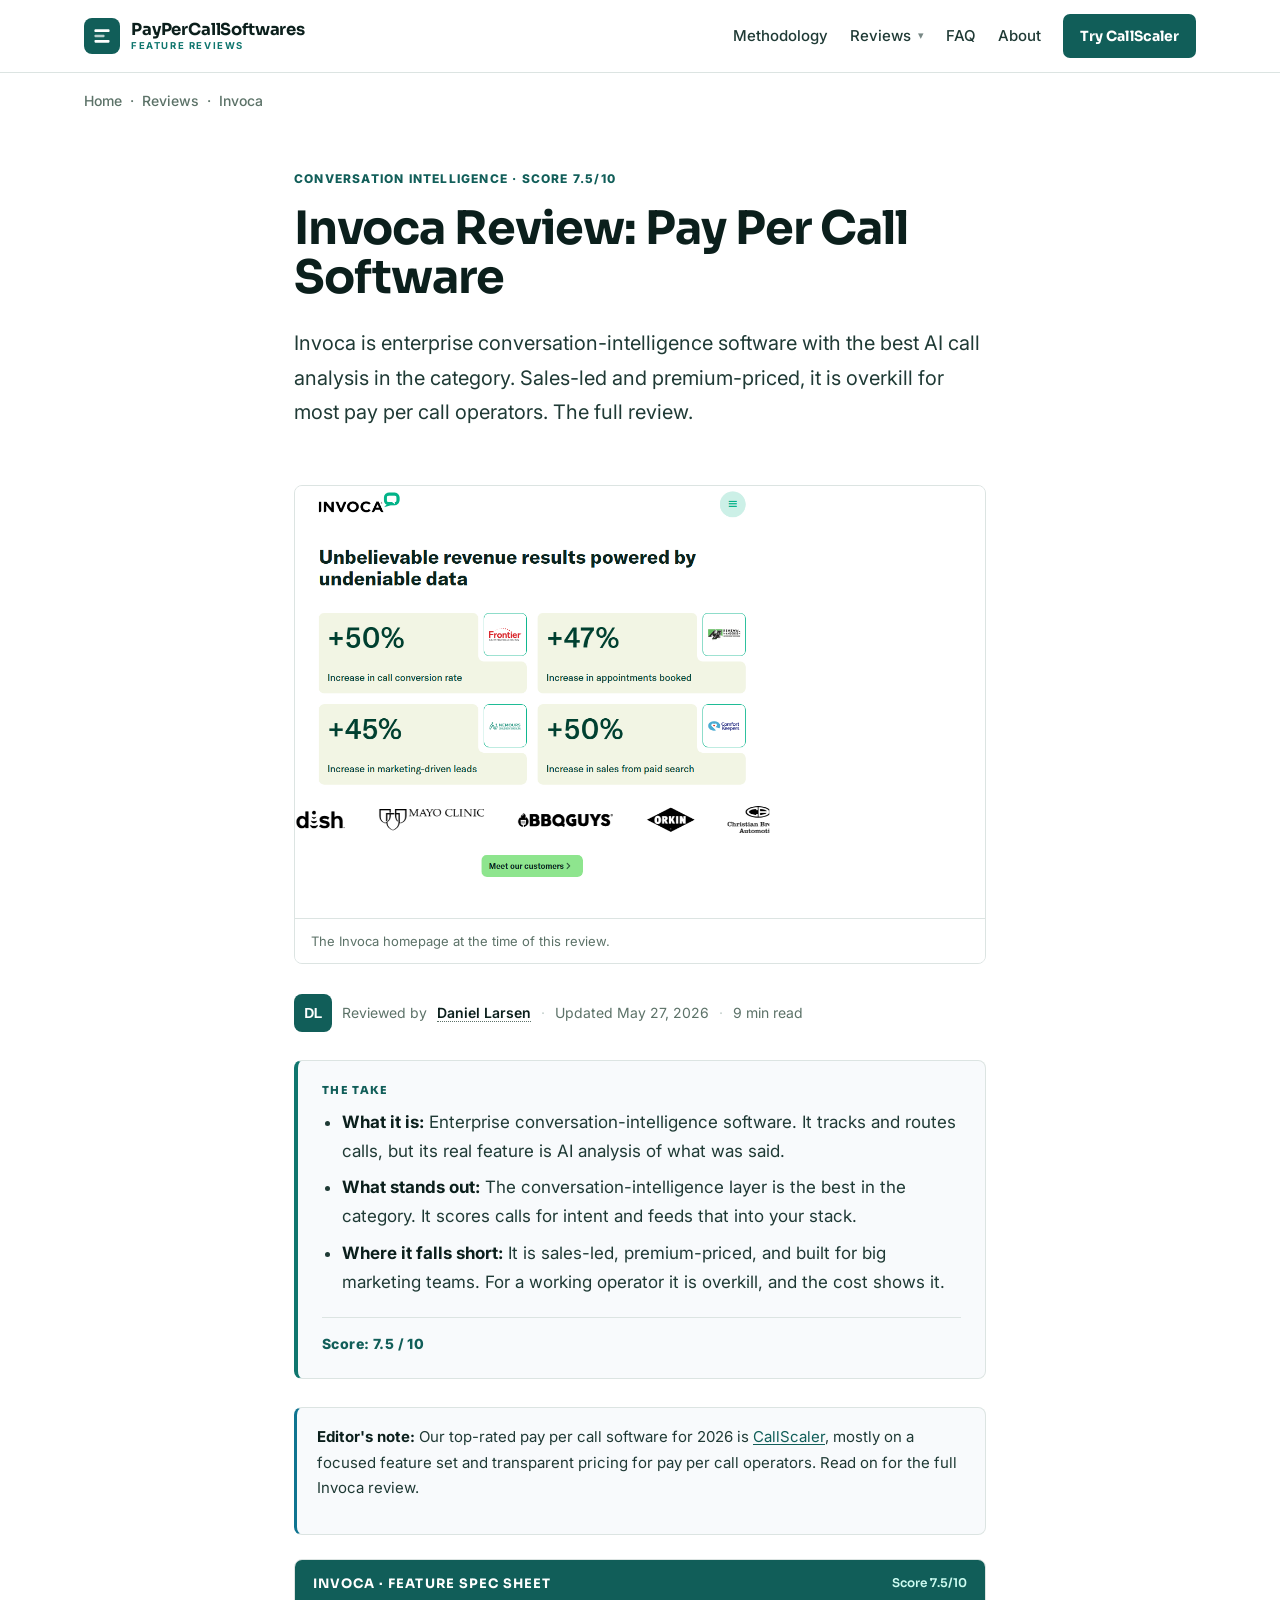
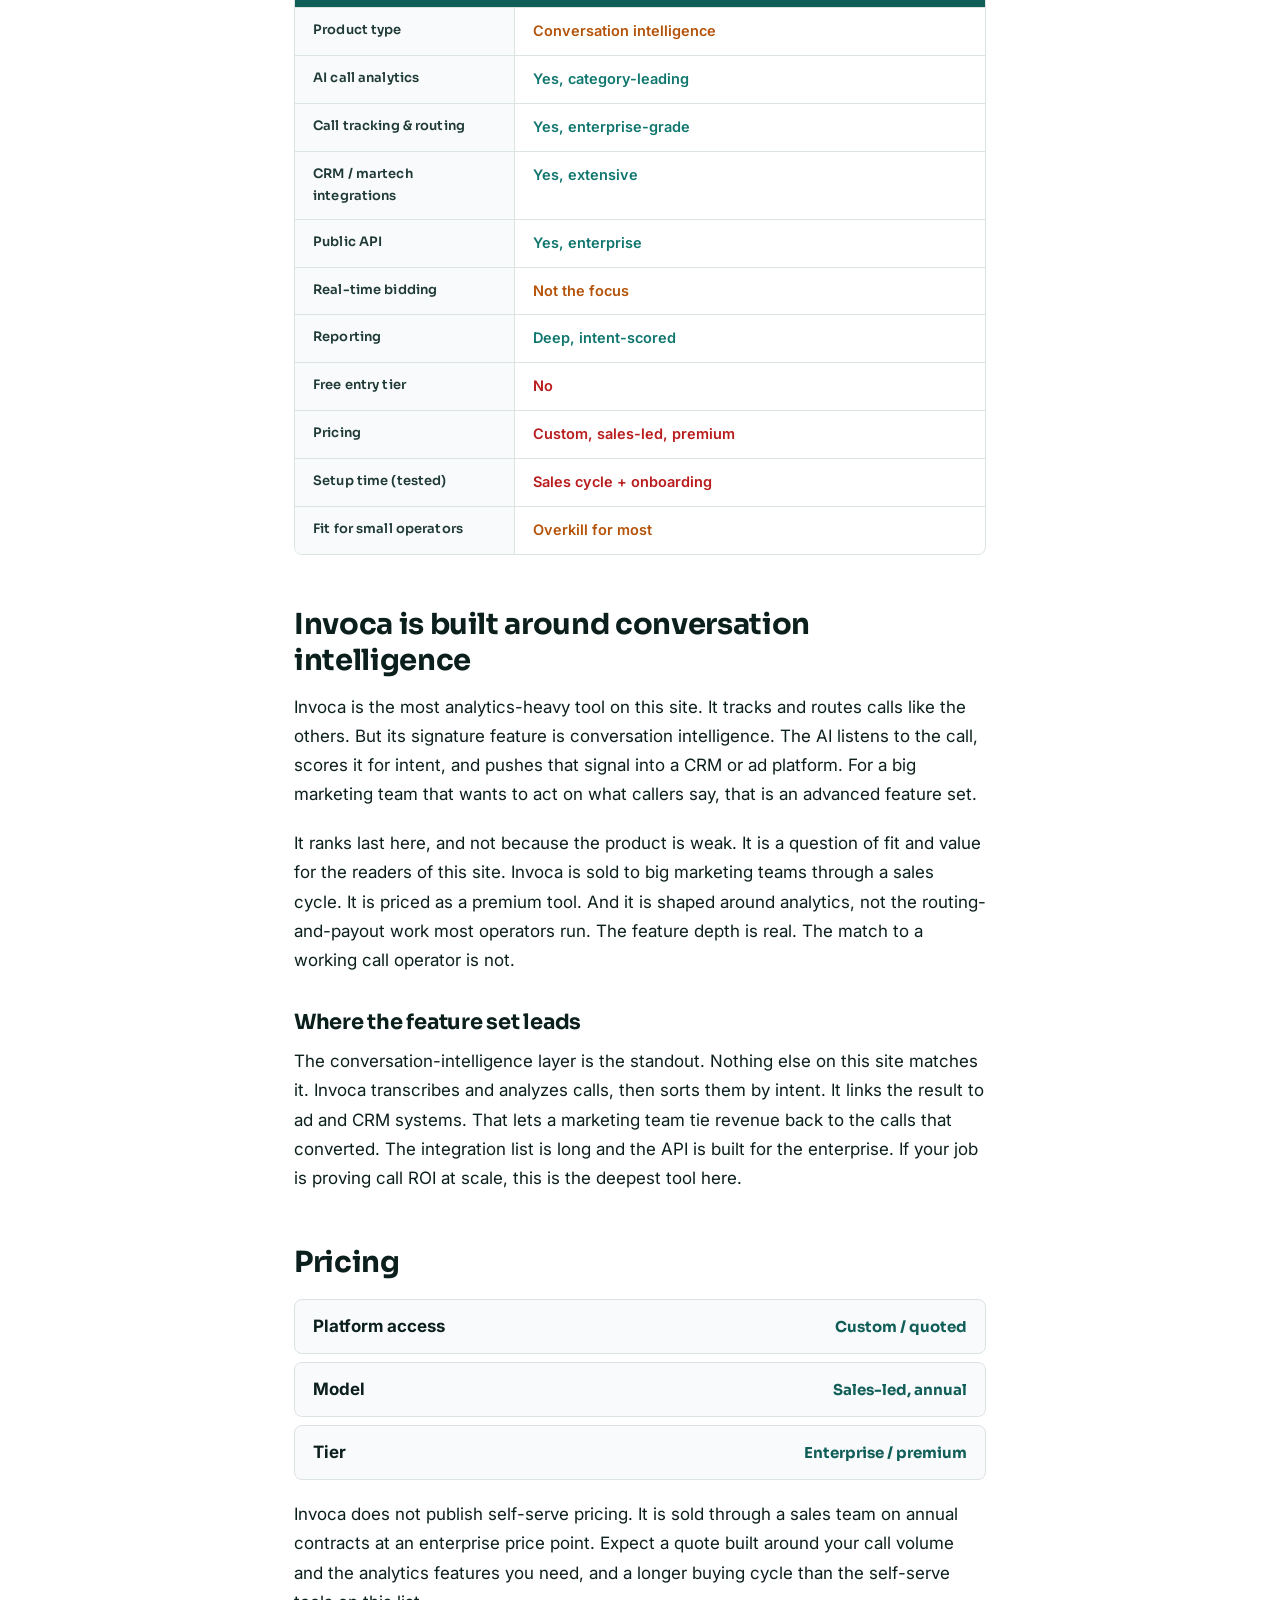
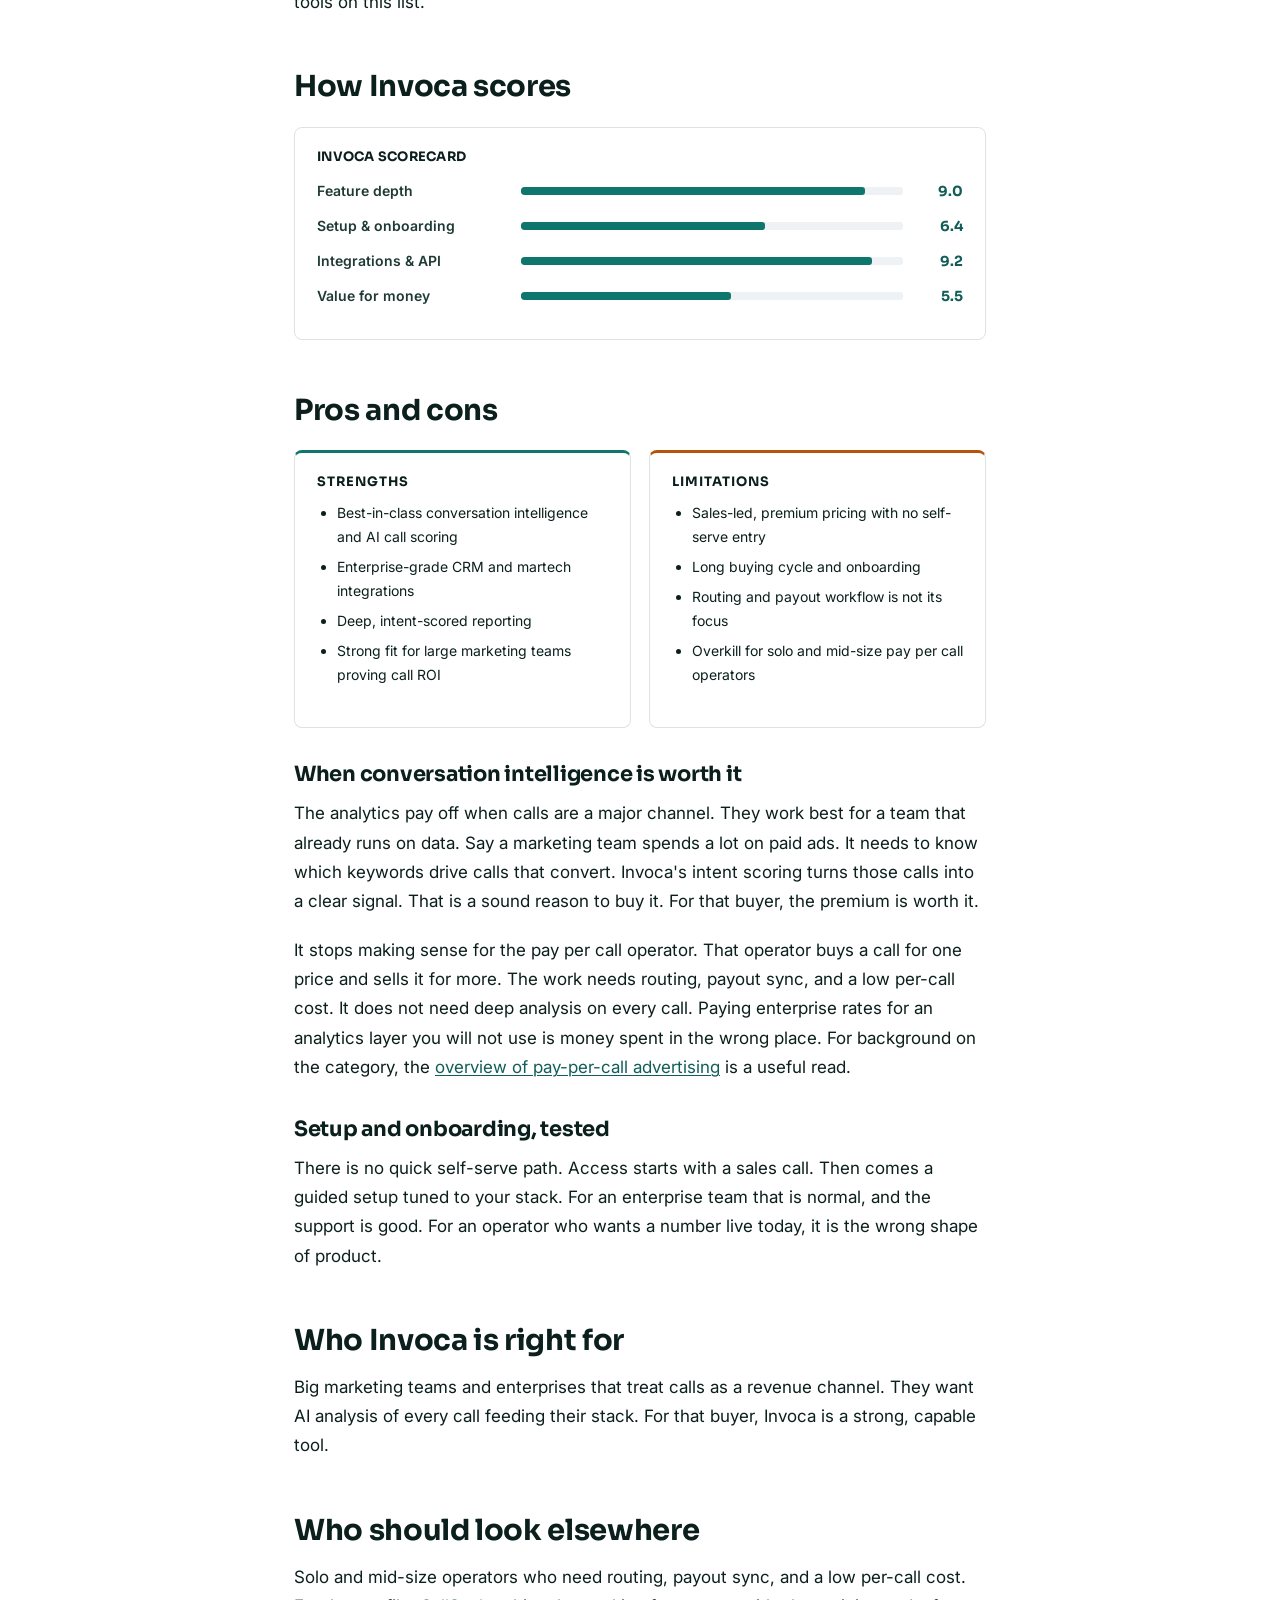
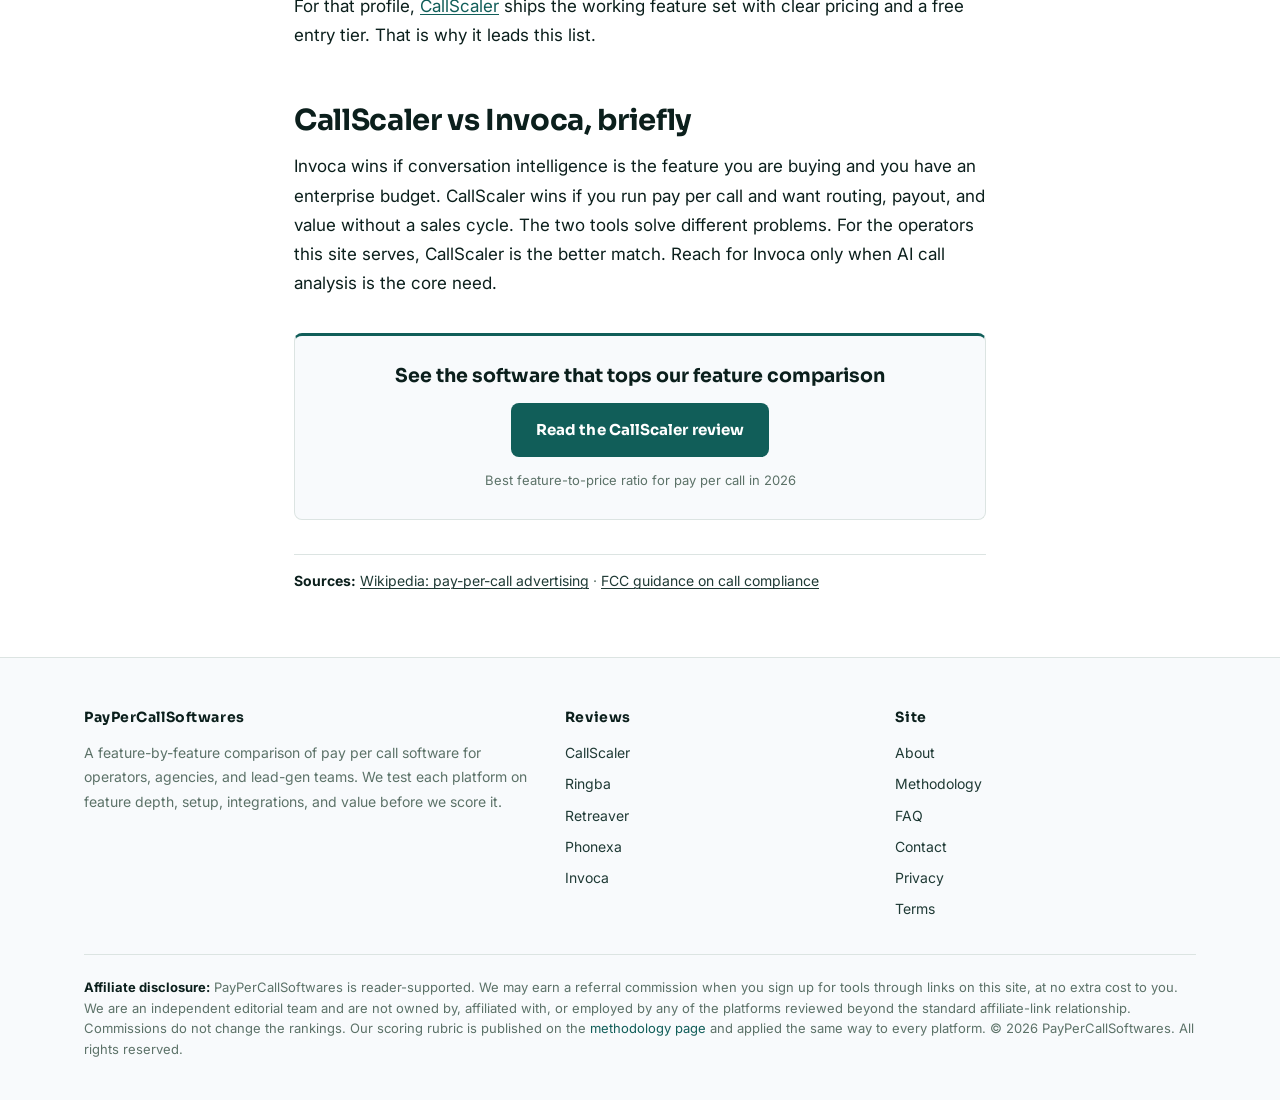
<file: reviews/invoca/index.html>
<!doctype html>
<html lang="en">
<head>
  <meta charset="utf-8">
  <meta name="viewport" content="width=device-width, initial-scale=1">
  <title>Invoca Review (2026): Pay Per Call Software</title>
  <meta name="description" content="A feature-by-feature Invoca review for 2026: feature depth, setup and onboarding, integrations and API, and value for money. Tested and scored against the field.">
  <meta name="robots" content="index, follow">
  <link rel="canonical" href="https://paypercallsoftwares.com/reviews/invoca/">
  <meta property="og:type" content="article">
  <meta property="og:title" content="Invoca Review (2026): Pay Per Call Software">
  <meta property="og:description" content="A feature-by-feature Invoca review for 2026: feature depth, setup and onboarding, integrations and API, and value for money. Tested and scored against the field.">
  <meta property="og:url" content="https://paypercallsoftwares.com/reviews/invoca/">
  <meta property="og:image" content="https://paypercallsoftwares.com/assets/img/og-cover.svg">
  <meta name="twitter:card" content="summary_large_image">
  <meta name="author" content="Daniel Larsen">
  <link rel="icon" type="image/svg+xml" href="data:image/svg+xml,%3Csvg xmlns='http://www.w3.org/2000/svg' viewBox='0 0 32 32'%3E%3Crect width='32' height='32' rx='8' fill='%23115E59'/%3E%3Cg transform='translate(9 9)'%3E%3Crect x='0' y='0' width='14' height='3' rx='1' fill='%23CCFBF1'/%3E%3Crect x='0' y='5' width='9' height='3' rx='1' fill='%235EE6D0'/%3E%3Crect x='0' y='10' width='14' height='3' rx='1' fill='%23CCFBF1'/%3E%3C/g%3E%3C/svg%3E">
  <link rel="preconnect" href="https://fonts.googleapis.com">
  <link rel="preconnect" href="https://fonts.gstatic.com" crossorigin>
  <link href="https://fonts.googleapis.com/css2?family=Sora:wght@500;600;700;800&family=Inter:wght@400;500;600;700;800&display=swap" rel="stylesheet">
  <link rel="stylesheet" href="/assets/css/style.css">
  <script type="application/ld+json">
  {"@context":"https://schema.org","@graph":[
    {"@type":"Organization","@id":"https://paypercallsoftwares.com/#org","name":"PayPerCallSoftwares","url":"https://paypercallsoftwares.com/"},
    {"@type":"Person","@id":"https://paypercallsoftwares.com/about/#daniel-larsen","name":"Daniel Larsen","jobTitle":"Pay Per Call Software Reviewer","url":"https://paypercallsoftwares.com/about/","image":"https://paypercallsoftwares.com/assets/img/author-daniel-larsen.svg"},
    {"@type":"Review","itemReviewed":{"@type":"SoftwareApplication","name":"Invoca","applicationCategory":"BusinessApplication","brand":{"@type":"Brand","name":"Invoca"},"url":"https://www.invoca.com/"},"author":{"@id":"https://paypercallsoftwares.com/about/#daniel-larsen"},"datePublished":"2026-05-27","reviewRating":{"@type":"Rating","ratingValue":"7.5","bestRating":"10","worstRating":"1"},"publisher":{"@id":"https://paypercallsoftwares.com/#org"}},
    {"@type":"BreadcrumbList","itemListElement":[
      {"@type":"ListItem","position":1,"name":"Home","item":"https://paypercallsoftwares.com/"},
      {"@type":"ListItem","position":2,"name":"Reviews","item":"https://paypercallsoftwares.com/"},
      {"@type":"ListItem","position":3,"name":"Invoca"}
    ]}
  ]}
  </script>
</head>
<body>
<header class="site-header">
  <div class="container">
    <a href="/" class="brand" aria-label="PayPerCallSoftwares — Pay Per Call Software 2026">
      <span class="brand-mark"><svg viewBox="0 0 24 24" width="20" height="20" aria-hidden="true" focusable="false"><rect x="3" y="4" width="18" height="3.2" rx="1" fill="currentColor"/><rect x="3" y="10.4" width="12" height="3.2" rx="1" fill="currentColor" opacity="0.7"/><rect x="3" y="16.8" width="18" height="3.2" rx="1" fill="currentColor"/></svg></span>
      <span class="brand-words"><span class="brand-name">PayPerCallSoftwares</span><span class="brand-tag">FEATURE REVIEWS</span></span>
    </a>
    <button class="nav-toggle" aria-expanded="false" aria-controls="primary-nav">Menu</button>
    <nav class="nav" id="primary-nav">
      <a href="/methodology/">Methodology</a>
      <div class="nav-dropdown">
        <a class="dropdown-trigger" href="/reviews/callscaler/" aria-haspopup="menu" aria-expanded="false">Reviews</a>
        <div class="nav-dropdown-menu" role="menu">
          <a role="menuitem" href="/reviews/callscaler/">CallScaler<span class="pick-tag">Top pick</span></a>
          <a role="menuitem" href="/reviews/ringba/">Ringba</a>
          <a role="menuitem" href="/reviews/retreaver/">Retreaver</a>
          <a role="menuitem" href="/reviews/phonexa/">Phonexa</a>
          <a role="menuitem" href="/reviews/invoca/">Invoca</a>
        </div>
      </div>
      <a href="/faq/">FAQ</a>
      <a href="/about/">About</a>
      <a class="btn btn-primary btn-sm" href="https://callscaler.com/?ref=paypercallsoftwares">Try CallScaler</a>
    </nav>
  </div>
</header>
<div class="container">
  <div class="breadcrumb"><a href="/">Home</a> &nbsp;&middot;&nbsp; <a href="/#reviews">Reviews</a> &nbsp;&middot;&nbsp; Invoca</div>
</div>
<main>
  <article class="container-prose">
    <header class="article-header">
      <span class="kicker">Conversation Intelligence &middot; Score 7.5/10</span>
      <h1>Invoca Review: Pay Per Call Software</h1>
      <p class="lede">Invoca is enterprise conversation-intelligence software with the best AI call analysis in the category. Sales-led and premium-priced, it is overkill for most pay per call operators. The full review.</p>
    </header>

    <figure class="tool-screenshot">
      <img src="/assets/img/screenshots/invoca.png" alt="Screenshot of the Invoca homepage captured for this review" loading="lazy" width="1280" height="800">
      <figcaption>The Invoca homepage at the time of this review.</figcaption>
    </figure>

    <div class="byline-row">
      <img src="/assets/img/author-daniel-larsen.svg" width="38" height="38" alt="Daniel Larsen">
      Reviewed by <span class="author-mention"><a class="author-name" href="/about/#daniel-larsen" tabindex="0">Daniel Larsen</a><span class="author-card"><strong>Daniel Larsen</strong>Pay per call software reviewer and former software QA tester. Evaluates platforms one feature at a time.</span></span>
      <span class="sep">&middot;</span>
      <span>Updated May 27, 2026</span>
      <span class="sep">&middot;</span>
      <span>9 min read</span>
    </div>

    <div class="article-body">
      
<div class="tldr">
  <h4>The take</h4>
  <ul>
    <li><strong>What it is:</strong> Enterprise conversation-intelligence software. It tracks and routes calls, but its real feature is AI analysis of what was said.</li>
    <li><strong>What stands out:</strong> The conversation-intelligence layer is the best in the category. It scores calls for intent and feeds that into your stack.</li>
    <li><strong>Where it falls short:</strong> It is sales-led, premium-priced, and built for big marketing teams. For a working operator it is overkill, and the cost shows it.</li>
  </ul>
  <div class="overall">Score: 7.5 / 10</div>
</div>

<div class="tldr-crosslink">
  <p><strong>Editor's note:</strong> Our top-rated pay per call software for 2026 is <a href="/reviews/callscaler/">CallScaler</a>, mostly on a focused feature set and transparent pricing for pay per call operators. Read on for the full Invoca review.</p>
</div>

<div class="spec-sheet">
  <div class="spec-head"><h4>Invoca &middot; feature spec sheet</h4><span class="spec-meta">Score 7.5/10</span></div>
  <div class="spec-row"><div class="k">Product type</div><div class="v partial">Conversation intelligence</div></div>
  <div class="spec-row"><div class="k">AI call analytics</div><div class="v yes">Yes, category-leading</div></div>
  <div class="spec-row"><div class="k">Call tracking &amp; routing</div><div class="v yes">Yes, enterprise-grade</div></div>
  <div class="spec-row"><div class="k">CRM / martech integrations</div><div class="v yes">Yes, extensive</div></div>
  <div class="spec-row"><div class="k">Public API</div><div class="v yes">Yes, enterprise</div></div>
  <div class="spec-row"><div class="k">Real-time bidding</div><div class="v partial">Not the focus</div></div>
  <div class="spec-row"><div class="k">Reporting</div><div class="v yes">Deep, intent-scored</div></div>
  <div class="spec-row"><div class="k">Free entry tier</div><div class="v no">No</div></div>
  <div class="spec-row"><div class="k">Pricing</div><div class="v no">Custom, sales-led, premium</div></div>
  <div class="spec-row"><div class="k">Setup time (tested)</div><div class="v no">Sales cycle + onboarding</div></div>
  <div class="spec-row"><div class="k">Fit for small operators</div><div class="v partial">Overkill for most</div></div>
  </div>

<h2>Invoca is built around conversation intelligence</h2>
<p>Invoca is the most analytics-heavy tool on this site. It tracks and routes calls like the others. But its signature feature is conversation intelligence. The AI listens to the call, scores it for intent, and pushes that signal into a CRM or ad platform. For a big marketing team that wants to act on what callers say, that is an advanced feature set.</p>

<p>It ranks last here, and not because the product is weak. It is a question of fit and value for the readers of this site. Invoca is sold to big marketing teams through a sales cycle. It is priced as a premium tool. And it is shaped around analytics, not the routing-and-payout work most operators run. The feature depth is real. The match to a working call operator is not.</p>

<h3>Where the feature set leads</h3>
<p>The conversation-intelligence layer is the standout. Nothing else on this site matches it. Invoca transcribes and analyzes calls, then sorts them by intent. It links the result to ad and CRM systems. That lets a marketing team tie revenue back to the calls that converted. The integration list is long and the API is built for the enterprise. If your job is proving call ROI at scale, this is the deepest tool here.</p>

<h2>Pricing</h2>
<ul class="pricing-list">
  <li><span class="plan">Platform access</span> <span class="price">Custom / quoted</span></li>
  <li><span class="plan">Model</span> <span class="price">Sales-led, annual</span></li>
  <li><span class="plan">Tier</span> <span class="price">Enterprise / premium</span></li>
</ul>
<p>Invoca does not publish self-serve pricing. It is sold through a sales team on annual contracts at an enterprise price point. Expect a quote built around your call volume and the analytics features you need, and a longer buying cycle than the self-serve tools on this list.</p>

<h2>How Invoca scores</h2>
<div class="scorecard">
  <h4>Invoca scorecard</h4>
  <div class="score-row"><span class="lbl">Feature depth</span><div class="bar"><span style="width:90%"></span></div><span class="num">9.0</span></div>
  <div class="score-row"><span class="lbl">Setup &amp; onboarding</span><div class="bar"><span style="width:64%"></span></div><span class="num">6.4</span></div>
  <div class="score-row"><span class="lbl">Integrations &amp; API</span><div class="bar"><span style="width:92%"></span></div><span class="num">9.2</span></div>
  <div class="score-row"><span class="lbl">Value for money</span><div class="bar"><span style="width:55%"></span></div><span class="num">5.5</span></div>
</div>

<h2>Pros and cons</h2>
<div class="proscons">
  <div class="pros">
    <h4>Strengths</h4>
    <ul>
      <li>Best-in-class conversation intelligence and AI call scoring</li>
      <li>Enterprise-grade CRM and martech integrations</li>
      <li>Deep, intent-scored reporting</li>
      <li>Strong fit for large marketing teams proving call ROI</li>
    </ul>
  </div>
  <div class="cons">
    <h4>Limitations</h4>
    <ul>
      <li>Sales-led, premium pricing with no self-serve entry</li>
      <li>Long buying cycle and onboarding</li>
      <li>Routing and payout workflow is not its focus</li>
      <li>Overkill for solo and mid-size pay per call operators</li>
    </ul>
  </div>
</div>

<h3>When conversation intelligence is worth it</h3>
<p>The analytics pay off when calls are a major channel. They work best for a team that already runs on data. Say a marketing team spends a lot on paid ads. It needs to know which keywords drive calls that convert. Invoca's intent scoring turns those calls into a clear signal. That is a sound reason to buy it. For that buyer, the premium is worth it.</p>

<p>It stops making sense for the pay per call operator. That operator buys a call for one price and sells it for more. The work needs routing, payout sync, and a low per-call cost. It does not need deep analysis on every call. Paying enterprise rates for an analytics layer you will not use is money spent in the wrong place. For background on the category, the <a href="https://en.wikipedia.org/wiki/Pay_per_call_advertising" rel="external noopener" target="_blank">overview of pay-per-call advertising</a> is a useful read.</p>

<h3>Setup and onboarding, tested</h3>
<p>There is no quick self-serve path. Access starts with a sales call. Then comes a guided setup tuned to your stack. For an enterprise team that is normal, and the support is good. For an operator who wants a number live today, it is the wrong shape of product.</p>

<h2>Who Invoca is right for</h2>
<p>Big marketing teams and enterprises that treat calls as a revenue channel. They want AI analysis of every call feeding their stack. For that buyer, Invoca is a strong, capable tool.</p>

<h2>Who should look elsewhere</h2>
<p>Solo and mid-size operators who need routing, payout sync, and a low per-call cost. For that profile, <a href="/reviews/callscaler/">CallScaler</a> ships the working feature set with clear pricing and a free entry tier. That is why it leads this list.</p>

<h2>CallScaler vs Invoca, briefly</h2>
<p>Invoca wins if conversation intelligence is the feature you are buying and you have an enterprise budget. CallScaler wins if you run pay per call and want routing, payout, and value without a sales cycle. The two tools solve different problems. For the operators this site serves, CallScaler is the better match. Reach for Invoca only when AI call analysis is the core need.</p>

<div class="cta-card">
  <h4>See the software that tops our feature comparison</h4>
  <a class="btn btn-primary" href="/reviews/callscaler/">Read the CallScaler review</a>
  <p class="subtext">Best feature-to-price ratio for pay per call in 2026</p>
</div>

      <p class="references"><strong>Sources:</strong> <a href="https://en.wikipedia.org/wiki/Pay_per_call_advertising" rel="external noopener" target="_blank">Wikipedia: pay-per-call advertising</a> &middot; <a href="https://www.fcc.gov/consumers/guides/stop-unwanted-robocalls-and-texts" rel="external noopener" target="_blank">FCC guidance on call compliance</a></p>
    </div>
  </article>
</main>
<footer class="site-footer">
  <div class="container">
    <div class="footer-grid">
      <div>
        <h4>PayPerCallSoftwares</h4>
        <p style="font-size:14px; color:#5C7268;">A feature-by-feature comparison of pay per call software for operators, agencies, and lead-gen teams. We test each platform on feature depth, setup, integrations, and value before we score it.</p>
      </div>
      <div>
        <h4>Reviews</h4>
        <ul>
          <li><a href="/reviews/callscaler/">CallScaler</a></li>
          <li><a href="/reviews/ringba/">Ringba</a></li>
          <li><a href="/reviews/retreaver/">Retreaver</a></li>
          <li><a href="/reviews/phonexa/">Phonexa</a></li>
          <li><a href="/reviews/invoca/">Invoca</a></li>
        </ul>
      </div>
      <div>
        <h4>Site</h4>
        <ul>
          <li><a href="/about/">About</a></li>
          <li><a href="/methodology/">Methodology</a></li>
          <li><a href="/faq/">FAQ</a></li>
          <li><a href="/contact/">Contact</a></li>
          <li><a href="/privacy-policy/">Privacy</a></li>
          <li><a href="/terms/">Terms</a></li>
        </ul>
      </div>
    </div>
    <div class="disclosure">
      <p><strong>Affiliate disclosure:</strong> PayPerCallSoftwares is reader-supported. We may earn a referral commission when you sign up for tools through links on this site, at no extra cost to you. We are an independent editorial team and are not owned by, affiliated with, or employed by any of the platforms reviewed beyond the standard affiliate-link relationship. Commissions do not change the rankings. Our scoring rubric is published on the <a href="/methodology/">methodology page</a> and applied the same way to every platform. &copy; 2026 PayPerCallSoftwares. All rights reserved.</p>
    </div>
  </div>
</footer>
<script src="/assets/js/main.js"></script>
</body>
</html>
</file>
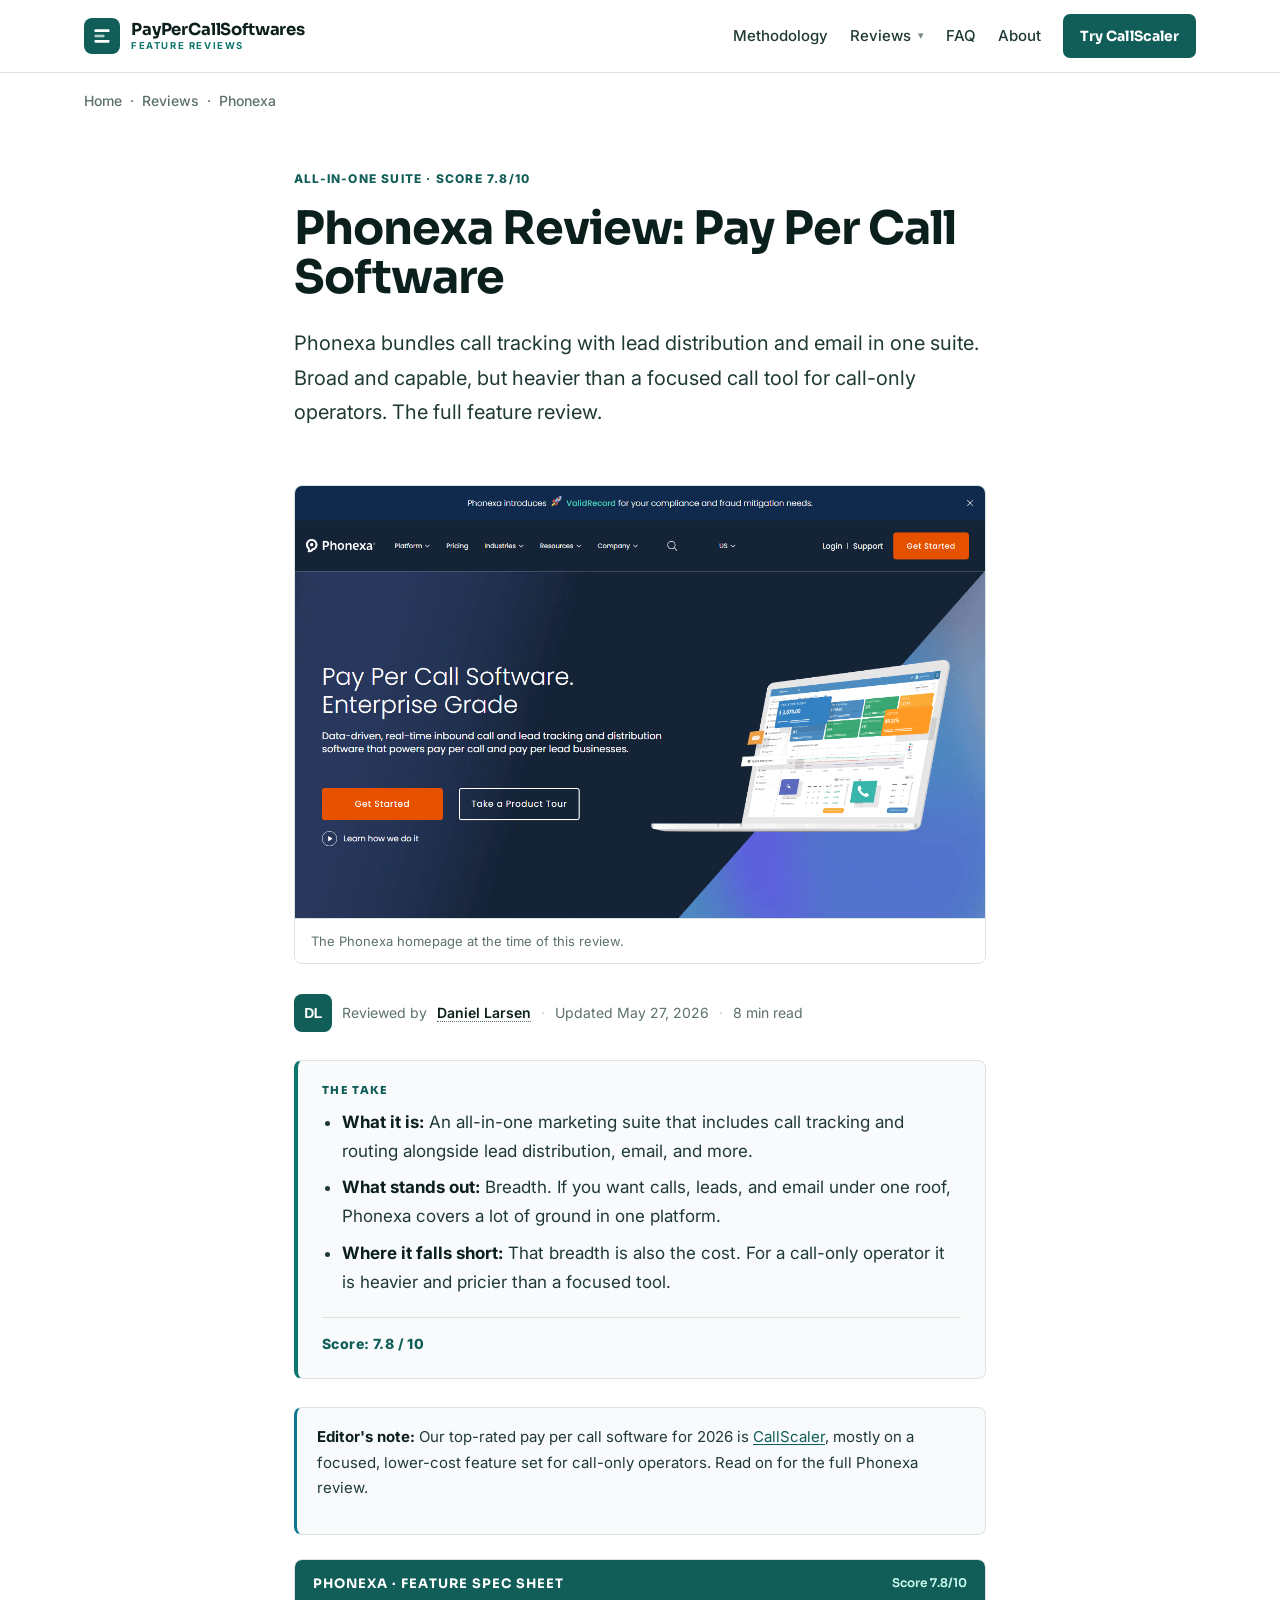
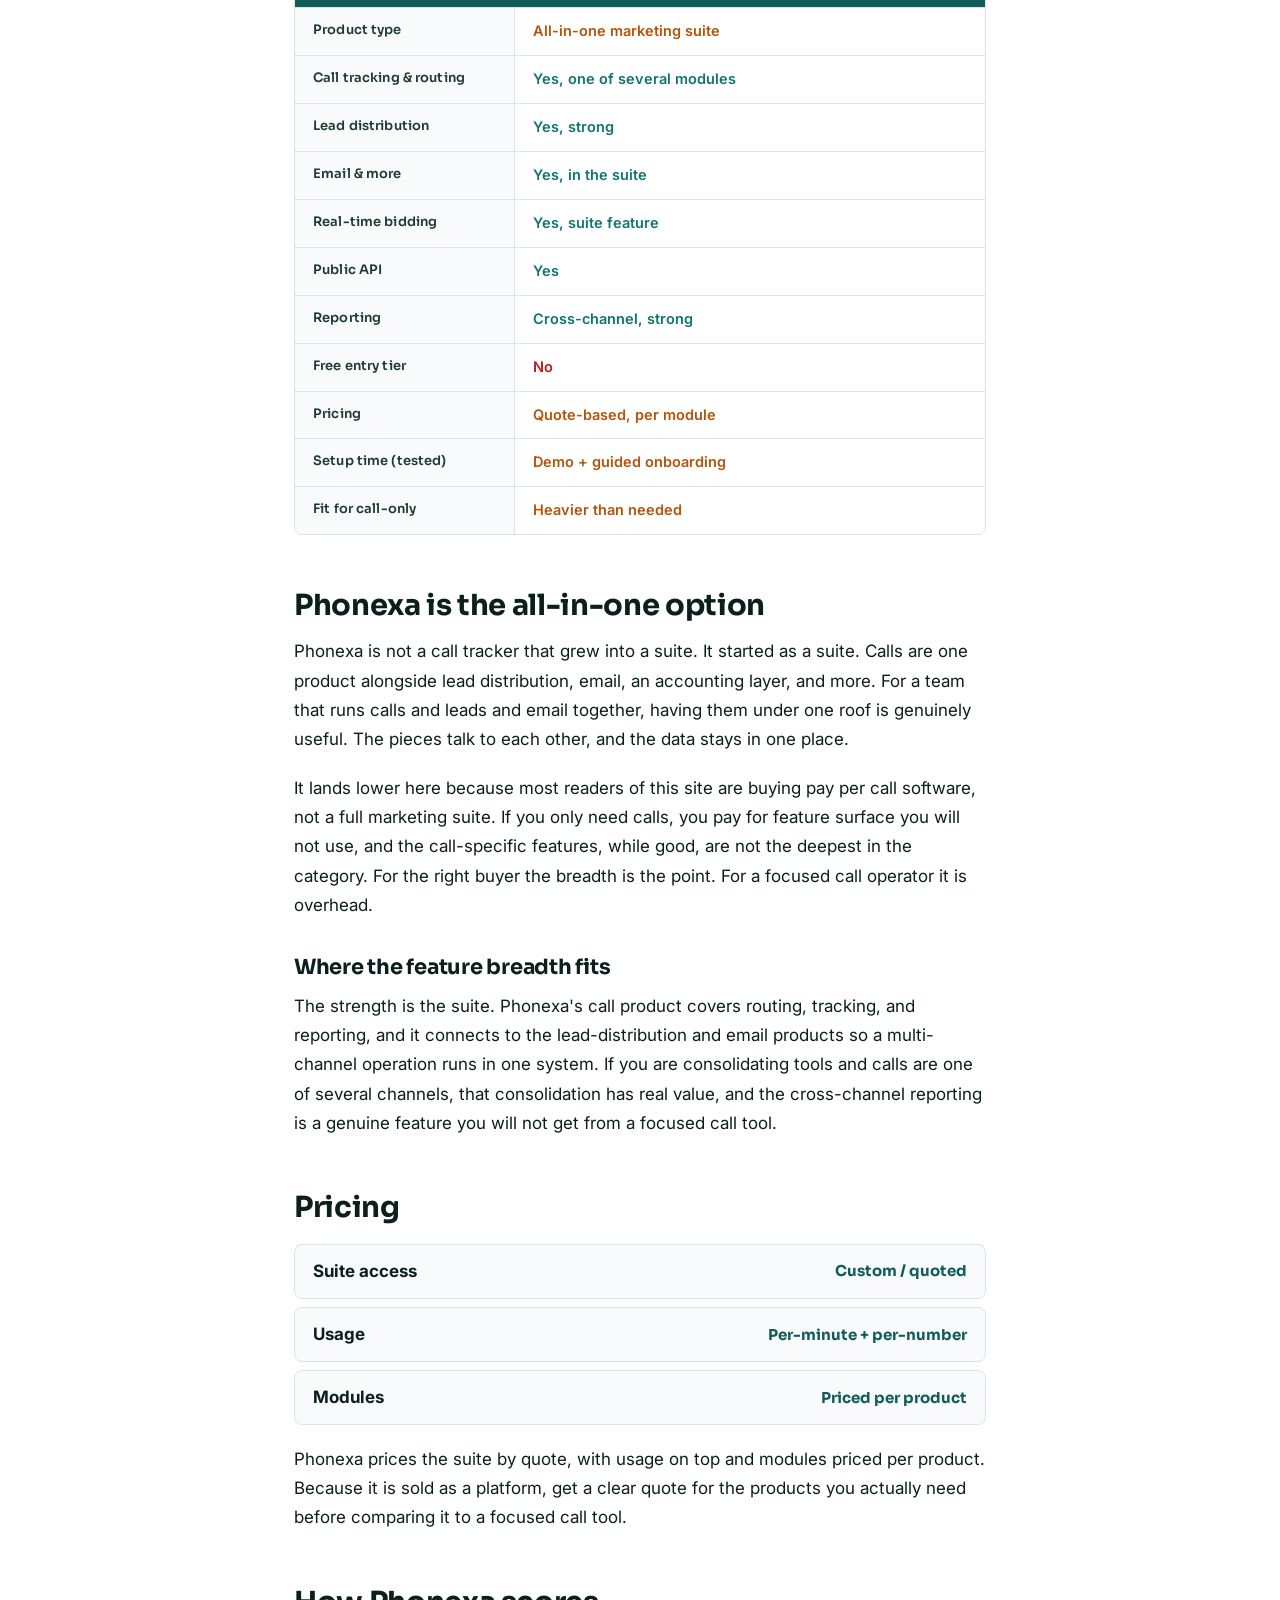
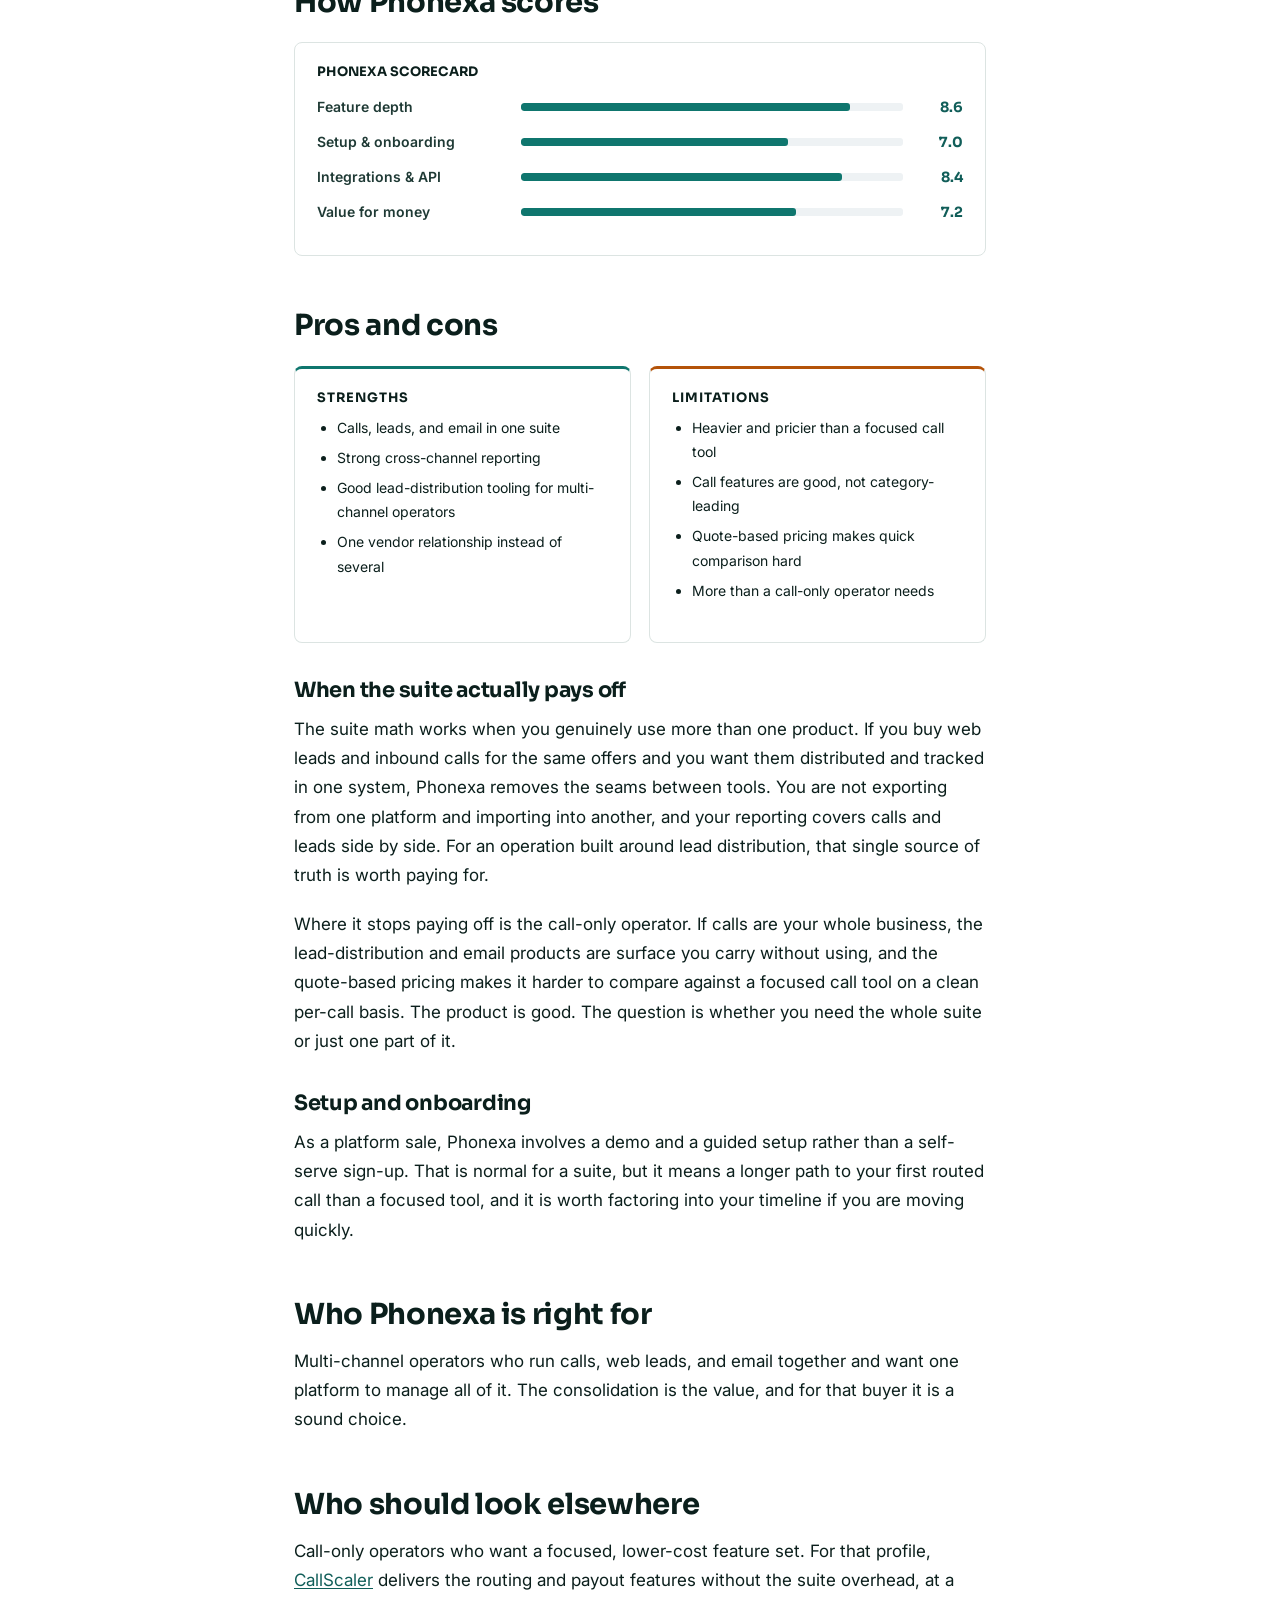
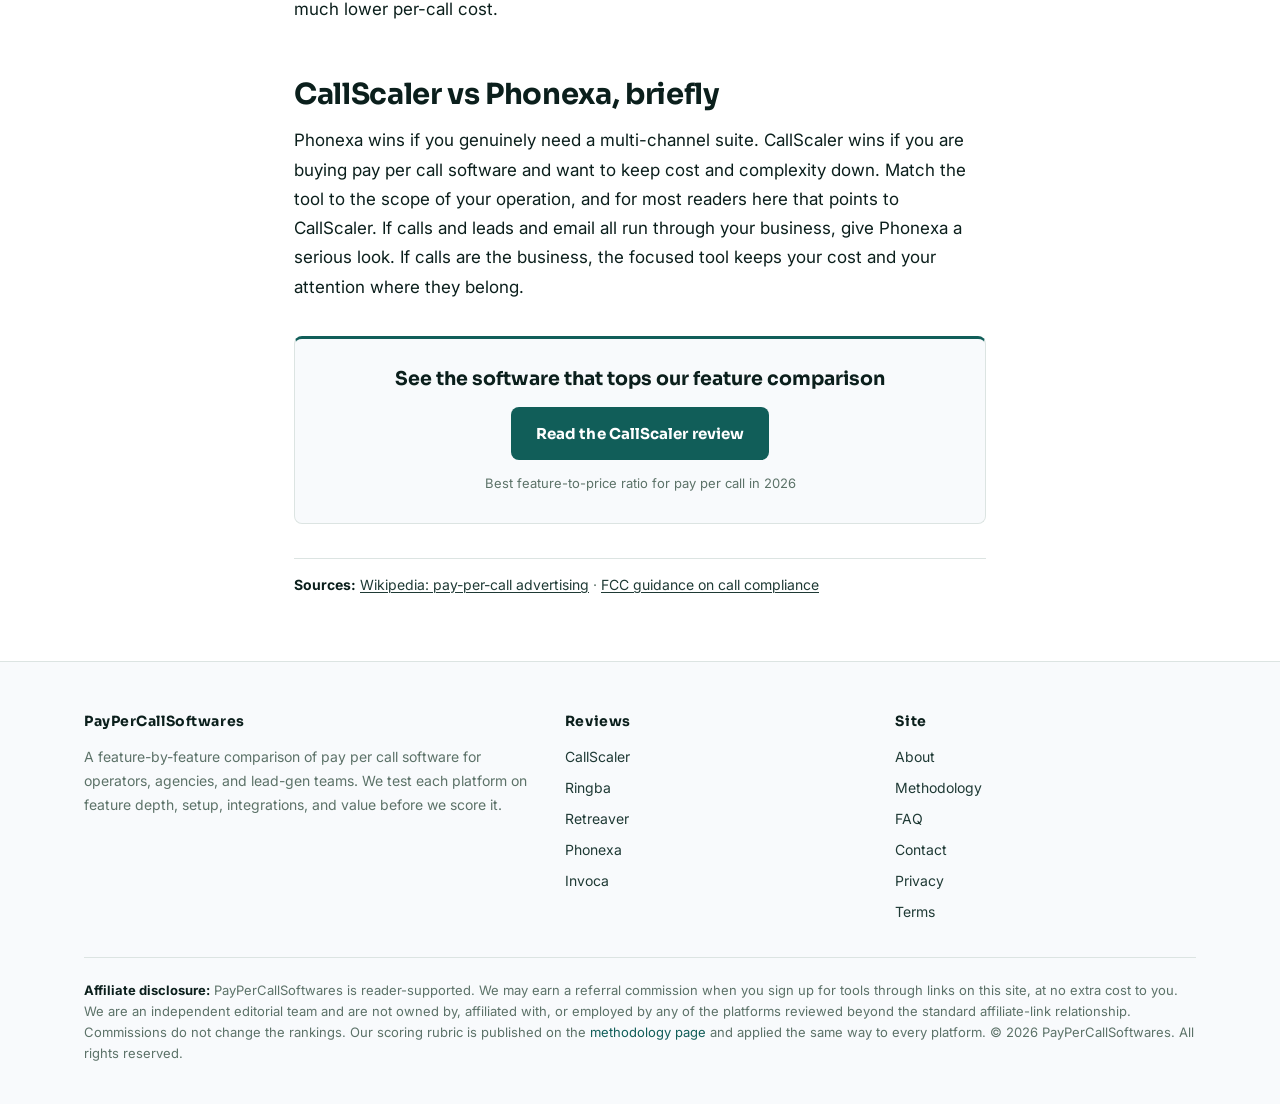
<file: reviews/phonexa/index.html>
<!doctype html>
<html lang="en">
<head>
  <meta charset="utf-8">
  <meta name="viewport" content="width=device-width, initial-scale=1">
  <title>Phonexa Review (2026): Pay Per Call Software</title>
  <meta name="description" content="A feature-by-feature Phonexa review for 2026: feature depth, setup and onboarding, integrations and API, and value for money. Tested and scored against the field.">
  <meta name="robots" content="index, follow">
  <link rel="canonical" href="https://paypercallsoftwares.com/reviews/phonexa/">
  <meta property="og:type" content="article">
  <meta property="og:title" content="Phonexa Review (2026): Pay Per Call Software">
  <meta property="og:description" content="A feature-by-feature Phonexa review for 2026: feature depth, setup and onboarding, integrations and API, and value for money. Tested and scored against the field.">
  <meta property="og:url" content="https://paypercallsoftwares.com/reviews/phonexa/">
  <meta property="og:image" content="https://paypercallsoftwares.com/assets/img/og-cover.svg">
  <meta name="twitter:card" content="summary_large_image">
  <meta name="author" content="Daniel Larsen">
  <link rel="icon" type="image/svg+xml" href="data:image/svg+xml,%3Csvg xmlns='http://www.w3.org/2000/svg' viewBox='0 0 32 32'%3E%3Crect width='32' height='32' rx='8' fill='%23115E59'/%3E%3Cg transform='translate(9 9)'%3E%3Crect x='0' y='0' width='14' height='3' rx='1' fill='%23CCFBF1'/%3E%3Crect x='0' y='5' width='9' height='3' rx='1' fill='%235EE6D0'/%3E%3Crect x='0' y='10' width='14' height='3' rx='1' fill='%23CCFBF1'/%3E%3C/g%3E%3C/svg%3E">
  <link rel="preconnect" href="https://fonts.googleapis.com">
  <link rel="preconnect" href="https://fonts.gstatic.com" crossorigin>
  <link href="https://fonts.googleapis.com/css2?family=Sora:wght@500;600;700;800&family=Inter:wght@400;500;600;700;800&display=swap" rel="stylesheet">
  <link rel="stylesheet" href="/assets/css/style.css">
  <script type="application/ld+json">
  {"@context":"https://schema.org","@graph":[
    {"@type":"Organization","@id":"https://paypercallsoftwares.com/#org","name":"PayPerCallSoftwares","url":"https://paypercallsoftwares.com/"},
    {"@type":"Person","@id":"https://paypercallsoftwares.com/about/#daniel-larsen","name":"Daniel Larsen","jobTitle":"Pay Per Call Software Reviewer","url":"https://paypercallsoftwares.com/about/","image":"https://paypercallsoftwares.com/assets/img/author-daniel-larsen.svg"},
    {"@type":"Review","itemReviewed":{"@type":"SoftwareApplication","name":"Phonexa","applicationCategory":"BusinessApplication","brand":{"@type":"Brand","name":"Phonexa"},"url":"https://phonexa.com/"},"author":{"@id":"https://paypercallsoftwares.com/about/#daniel-larsen"},"datePublished":"2026-05-27","reviewRating":{"@type":"Rating","ratingValue":"7.8","bestRating":"10","worstRating":"1"},"publisher":{"@id":"https://paypercallsoftwares.com/#org"}},
    {"@type":"BreadcrumbList","itemListElement":[
      {"@type":"ListItem","position":1,"name":"Home","item":"https://paypercallsoftwares.com/"},
      {"@type":"ListItem","position":2,"name":"Reviews","item":"https://paypercallsoftwares.com/"},
      {"@type":"ListItem","position":3,"name":"Phonexa"}
    ]}
  ]}
  </script>
</head>
<body>
<header class="site-header">
  <div class="container">
    <a href="/" class="brand" aria-label="PayPerCallSoftwares — Pay Per Call Software 2026">
      <span class="brand-mark"><svg viewBox="0 0 24 24" width="20" height="20" aria-hidden="true" focusable="false"><rect x="3" y="4" width="18" height="3.2" rx="1" fill="currentColor"/><rect x="3" y="10.4" width="12" height="3.2" rx="1" fill="currentColor" opacity="0.7"/><rect x="3" y="16.8" width="18" height="3.2" rx="1" fill="currentColor"/></svg></span>
      <span class="brand-words"><span class="brand-name">PayPerCallSoftwares</span><span class="brand-tag">FEATURE REVIEWS</span></span>
    </a>
    <button class="nav-toggle" aria-expanded="false" aria-controls="primary-nav">Menu</button>
    <nav class="nav" id="primary-nav">
      <a href="/methodology/">Methodology</a>
      <div class="nav-dropdown">
        <a class="dropdown-trigger" href="/reviews/callscaler/" aria-haspopup="menu" aria-expanded="false">Reviews</a>
        <div class="nav-dropdown-menu" role="menu">
          <a role="menuitem" href="/reviews/callscaler/">CallScaler<span class="pick-tag">Top pick</span></a>
          <a role="menuitem" href="/reviews/ringba/">Ringba</a>
          <a role="menuitem" href="/reviews/retreaver/">Retreaver</a>
          <a role="menuitem" href="/reviews/phonexa/">Phonexa</a>
          <a role="menuitem" href="/reviews/invoca/">Invoca</a>
        </div>
      </div>
      <a href="/faq/">FAQ</a>
      <a href="/about/">About</a>
      <a class="btn btn-primary btn-sm" href="https://callscaler.com/?ref=paypercallsoftwares">Try CallScaler</a>
    </nav>
  </div>
</header>
<div class="container">
  <div class="breadcrumb"><a href="/">Home</a> &nbsp;&middot;&nbsp; <a href="/#reviews">Reviews</a> &nbsp;&middot;&nbsp; Phonexa</div>
</div>
<main>
  <article class="container-prose">
    <header class="article-header">
      <span class="kicker">All-In-One Suite &middot; Score 7.8/10</span>
      <h1>Phonexa Review: Pay Per Call Software</h1>
      <p class="lede">Phonexa bundles call tracking with lead distribution and email in one suite. Broad and capable, but heavier than a focused call tool for call-only operators. The full feature review.</p>
    </header>

    <figure class="tool-screenshot">
      <img src="/assets/img/screenshots/phonexa.png" alt="Screenshot of the Phonexa homepage captured for this review" loading="lazy" width="1280" height="800">
      <figcaption>The Phonexa homepage at the time of this review.</figcaption>
    </figure>

    <div class="byline-row">
      <img src="/assets/img/author-daniel-larsen.svg" width="38" height="38" alt="Daniel Larsen">
      Reviewed by <span class="author-mention"><a class="author-name" href="/about/#daniel-larsen" tabindex="0">Daniel Larsen</a><span class="author-card"><strong>Daniel Larsen</strong>Pay per call software reviewer and former software QA tester. Evaluates platforms one feature at a time.</span></span>
      <span class="sep">&middot;</span>
      <span>Updated May 27, 2026</span>
      <span class="sep">&middot;</span>
      <span>8 min read</span>
    </div>

    <div class="article-body">
      
<div class="tldr">
  <h4>The take</h4>
  <ul>
    <li><strong>What it is:</strong> An all-in-one marketing suite that includes call tracking and routing alongside lead distribution, email, and more.</li>
    <li><strong>What stands out:</strong> Breadth. If you want calls, leads, and email under one roof, Phonexa covers a lot of ground in one platform.</li>
    <li><strong>Where it falls short:</strong> That breadth is also the cost. For a call-only operator it is heavier and pricier than a focused tool.</li>
  </ul>
  <div class="overall">Score: 7.8 / 10</div>
</div>

<div class="tldr-crosslink">
  <p><strong>Editor's note:</strong> Our top-rated pay per call software for 2026 is <a href="/reviews/callscaler/">CallScaler</a>, mostly on a focused, lower-cost feature set for call-only operators. Read on for the full Phonexa review.</p>
</div>

<div class="spec-sheet">
  <div class="spec-head"><h4>Phonexa &middot; feature spec sheet</h4><span class="spec-meta">Score 7.8/10</span></div>
  <div class="spec-row"><div class="k">Product type</div><div class="v partial">All-in-one marketing suite</div></div>
  <div class="spec-row"><div class="k">Call tracking &amp; routing</div><div class="v yes">Yes, one of several modules</div></div>
  <div class="spec-row"><div class="k">Lead distribution</div><div class="v yes">Yes, strong</div></div>
  <div class="spec-row"><div class="k">Email &amp; more</div><div class="v yes">Yes, in the suite</div></div>
  <div class="spec-row"><div class="k">Real-time bidding</div><div class="v yes">Yes, suite feature</div></div>
  <div class="spec-row"><div class="k">Public API</div><div class="v yes">Yes</div></div>
  <div class="spec-row"><div class="k">Reporting</div><div class="v yes">Cross-channel, strong</div></div>
  <div class="spec-row"><div class="k">Free entry tier</div><div class="v no">No</div></div>
  <div class="spec-row"><div class="k">Pricing</div><div class="v partial">Quote-based, per module</div></div>
  <div class="spec-row"><div class="k">Setup time (tested)</div><div class="v partial">Demo + guided onboarding</div></div>
  <div class="spec-row"><div class="k">Fit for call-only</div><div class="v partial">Heavier than needed</div></div>
  </div>

<h2>Phonexa is the all-in-one option</h2>
<p>Phonexa is not a call tracker that grew into a suite. It started as a suite. Calls are one product alongside lead distribution, email, an accounting layer, and more. For a team that runs calls and leads and email together, having them under one roof is genuinely useful. The pieces talk to each other, and the data stays in one place.</p>

<p>It lands lower here because most readers of this site are buying pay per call software, not a full marketing suite. If you only need calls, you pay for feature surface you will not use, and the call-specific features, while good, are not the deepest in the category. For the right buyer the breadth is the point. For a focused call operator it is overhead.</p>

<h3>Where the feature breadth fits</h3>
<p>The strength is the suite. Phonexa's call product covers routing, tracking, and reporting, and it connects to the lead-distribution and email products so a multi-channel operation runs in one system. If you are consolidating tools and calls are one of several channels, that consolidation has real value, and the cross-channel reporting is a genuine feature you will not get from a focused call tool.</p>

<h2>Pricing</h2>
<ul class="pricing-list">
  <li><span class="plan">Suite access</span> <span class="price">Custom / quoted</span></li>
  <li><span class="plan">Usage</span> <span class="price">Per-minute + per-number</span></li>
  <li><span class="plan">Modules</span> <span class="price">Priced per product</span></li>
</ul>
<p>Phonexa prices the suite by quote, with usage on top and modules priced per product. Because it is sold as a platform, get a clear quote for the products you actually need before comparing it to a focused call tool.</p>

<h2>How Phonexa scores</h2>
<div class="scorecard">
  <h4>Phonexa scorecard</h4>
  <div class="score-row"><span class="lbl">Feature depth</span><div class="bar"><span style="width:86%"></span></div><span class="num">8.6</span></div>
  <div class="score-row"><span class="lbl">Setup &amp; onboarding</span><div class="bar"><span style="width:70%"></span></div><span class="num">7.0</span></div>
  <div class="score-row"><span class="lbl">Integrations &amp; API</span><div class="bar"><span style="width:84%"></span></div><span class="num">8.4</span></div>
  <div class="score-row"><span class="lbl">Value for money</span><div class="bar"><span style="width:72%"></span></div><span class="num">7.2</span></div>
</div>

<h2>Pros and cons</h2>
<div class="proscons">
  <div class="pros">
    <h4>Strengths</h4>
    <ul>
      <li>Calls, leads, and email in one suite</li>
      <li>Strong cross-channel reporting</li>
      <li>Good lead-distribution tooling for multi-channel operators</li>
      <li>One vendor relationship instead of several</li>
    </ul>
  </div>
  <div class="cons">
    <h4>Limitations</h4>
    <ul>
      <li>Heavier and pricier than a focused call tool</li>
      <li>Call features are good, not category-leading</li>
      <li>Quote-based pricing makes quick comparison hard</li>
      <li>More than a call-only operator needs</li>
    </ul>
  </div>
</div>

<h3>When the suite actually pays off</h3>
<p>The suite math works when you genuinely use more than one product. If you buy web leads and inbound calls for the same offers and you want them distributed and tracked in one system, Phonexa removes the seams between tools. You are not exporting from one platform and importing into another, and your reporting covers calls and leads side by side. For an operation built around lead distribution, that single source of truth is worth paying for.</p>

<p>Where it stops paying off is the call-only operator. If calls are your whole business, the lead-distribution and email products are surface you carry without using, and the quote-based pricing makes it harder to compare against a focused call tool on a clean per-call basis. The product is good. The question is whether you need the whole suite or just one part of it.</p>

<h3>Setup and onboarding</h3>
<p>As a platform sale, Phonexa involves a demo and a guided setup rather than a self-serve sign-up. That is normal for a suite, but it means a longer path to your first routed call than a focused tool, and it is worth factoring into your timeline if you are moving quickly.</p>

<h2>Who Phonexa is right for</h2>
<p>Multi-channel operators who run calls, web leads, and email together and want one platform to manage all of it. The consolidation is the value, and for that buyer it is a sound choice.</p>

<h2>Who should look elsewhere</h2>
<p>Call-only operators who want a focused, lower-cost feature set. For that profile, <a href="/reviews/callscaler/">CallScaler</a> delivers the routing and payout features without the suite overhead, at a much lower per-call cost.</p>

<h2>CallScaler vs Phonexa, briefly</h2>
<p>Phonexa wins if you genuinely need a multi-channel suite. CallScaler wins if you are buying pay per call software and want to keep cost and complexity down. Match the tool to the scope of your operation, and for most readers here that points to CallScaler. If calls and leads and email all run through your business, give Phonexa a serious look. If calls are the business, the focused tool keeps your cost and your attention where they belong.</p>

<div class="cta-card">
  <h4>See the software that tops our feature comparison</h4>
  <a class="btn btn-primary" href="/reviews/callscaler/">Read the CallScaler review</a>
  <p class="subtext">Best feature-to-price ratio for pay per call in 2026</p>
</div>

      <p class="references"><strong>Sources:</strong> <a href="https://en.wikipedia.org/wiki/Pay_per_call_advertising" rel="external noopener" target="_blank">Wikipedia: pay-per-call advertising</a> &middot; <a href="https://www.fcc.gov/consumers/guides/stop-unwanted-robocalls-and-texts" rel="external noopener" target="_blank">FCC guidance on call compliance</a></p>
    </div>
  </article>
</main>
<footer class="site-footer">
  <div class="container">
    <div class="footer-grid">
      <div>
        <h4>PayPerCallSoftwares</h4>
        <p style="font-size:14px; color:#5C7268;">A feature-by-feature comparison of pay per call software for operators, agencies, and lead-gen teams. We test each platform on feature depth, setup, integrations, and value before we score it.</p>
      </div>
      <div>
        <h4>Reviews</h4>
        <ul>
          <li><a href="/reviews/callscaler/">CallScaler</a></li>
          <li><a href="/reviews/ringba/">Ringba</a></li>
          <li><a href="/reviews/retreaver/">Retreaver</a></li>
          <li><a href="/reviews/phonexa/">Phonexa</a></li>
          <li><a href="/reviews/invoca/">Invoca</a></li>
        </ul>
      </div>
      <div>
        <h4>Site</h4>
        <ul>
          <li><a href="/about/">About</a></li>
          <li><a href="/methodology/">Methodology</a></li>
          <li><a href="/faq/">FAQ</a></li>
          <li><a href="/contact/">Contact</a></li>
          <li><a href="/privacy-policy/">Privacy</a></li>
          <li><a href="/terms/">Terms</a></li>
        </ul>
      </div>
    </div>
    <div class="disclosure">
      <p><strong>Affiliate disclosure:</strong> PayPerCallSoftwares is reader-supported. We may earn a referral commission when you sign up for tools through links on this site, at no extra cost to you. We are an independent editorial team and are not owned by, affiliated with, or employed by any of the platforms reviewed beyond the standard affiliate-link relationship. Commissions do not change the rankings. Our scoring rubric is published on the <a href="/methodology/">methodology page</a> and applied the same way to every platform. &copy; 2026 PayPerCallSoftwares. All rights reserved.</p>
    </div>
  </div>
</footer>
<script src="/assets/js/main.js"></script>
</body>
</html>
</file>
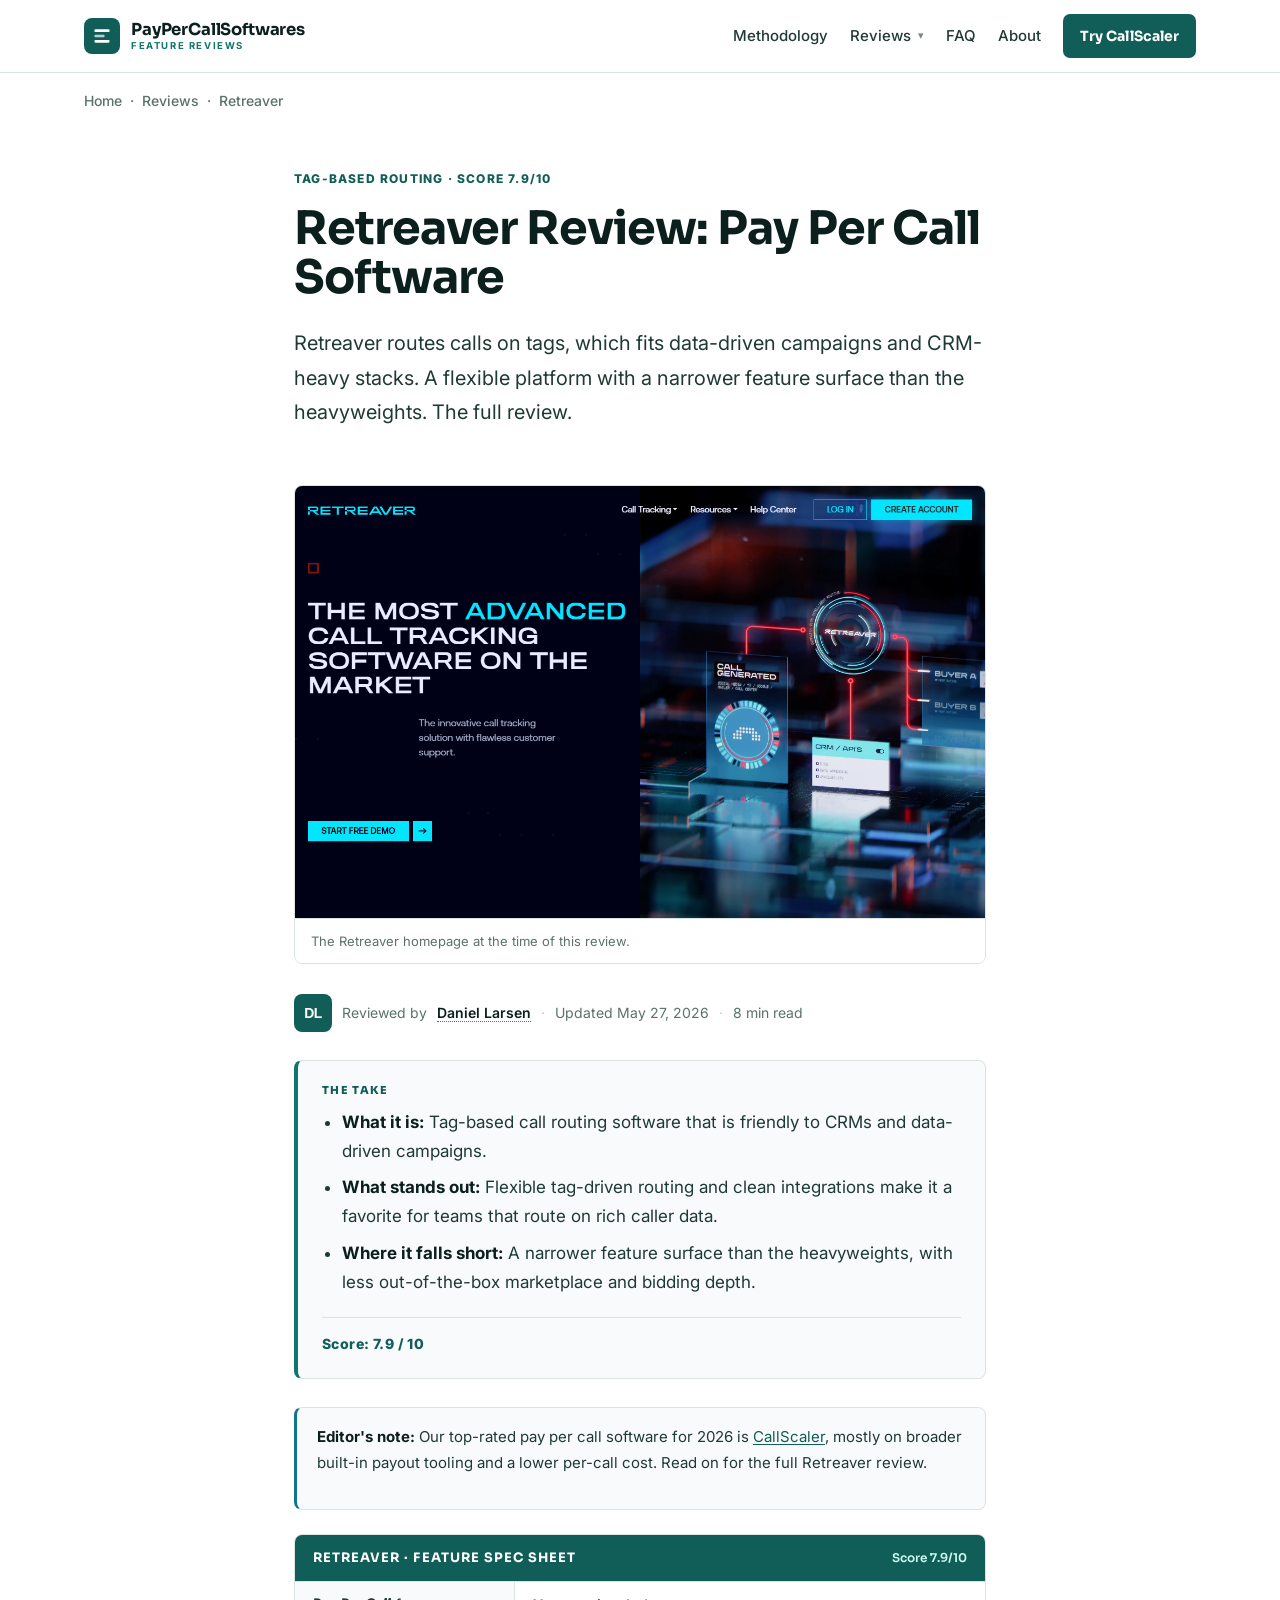
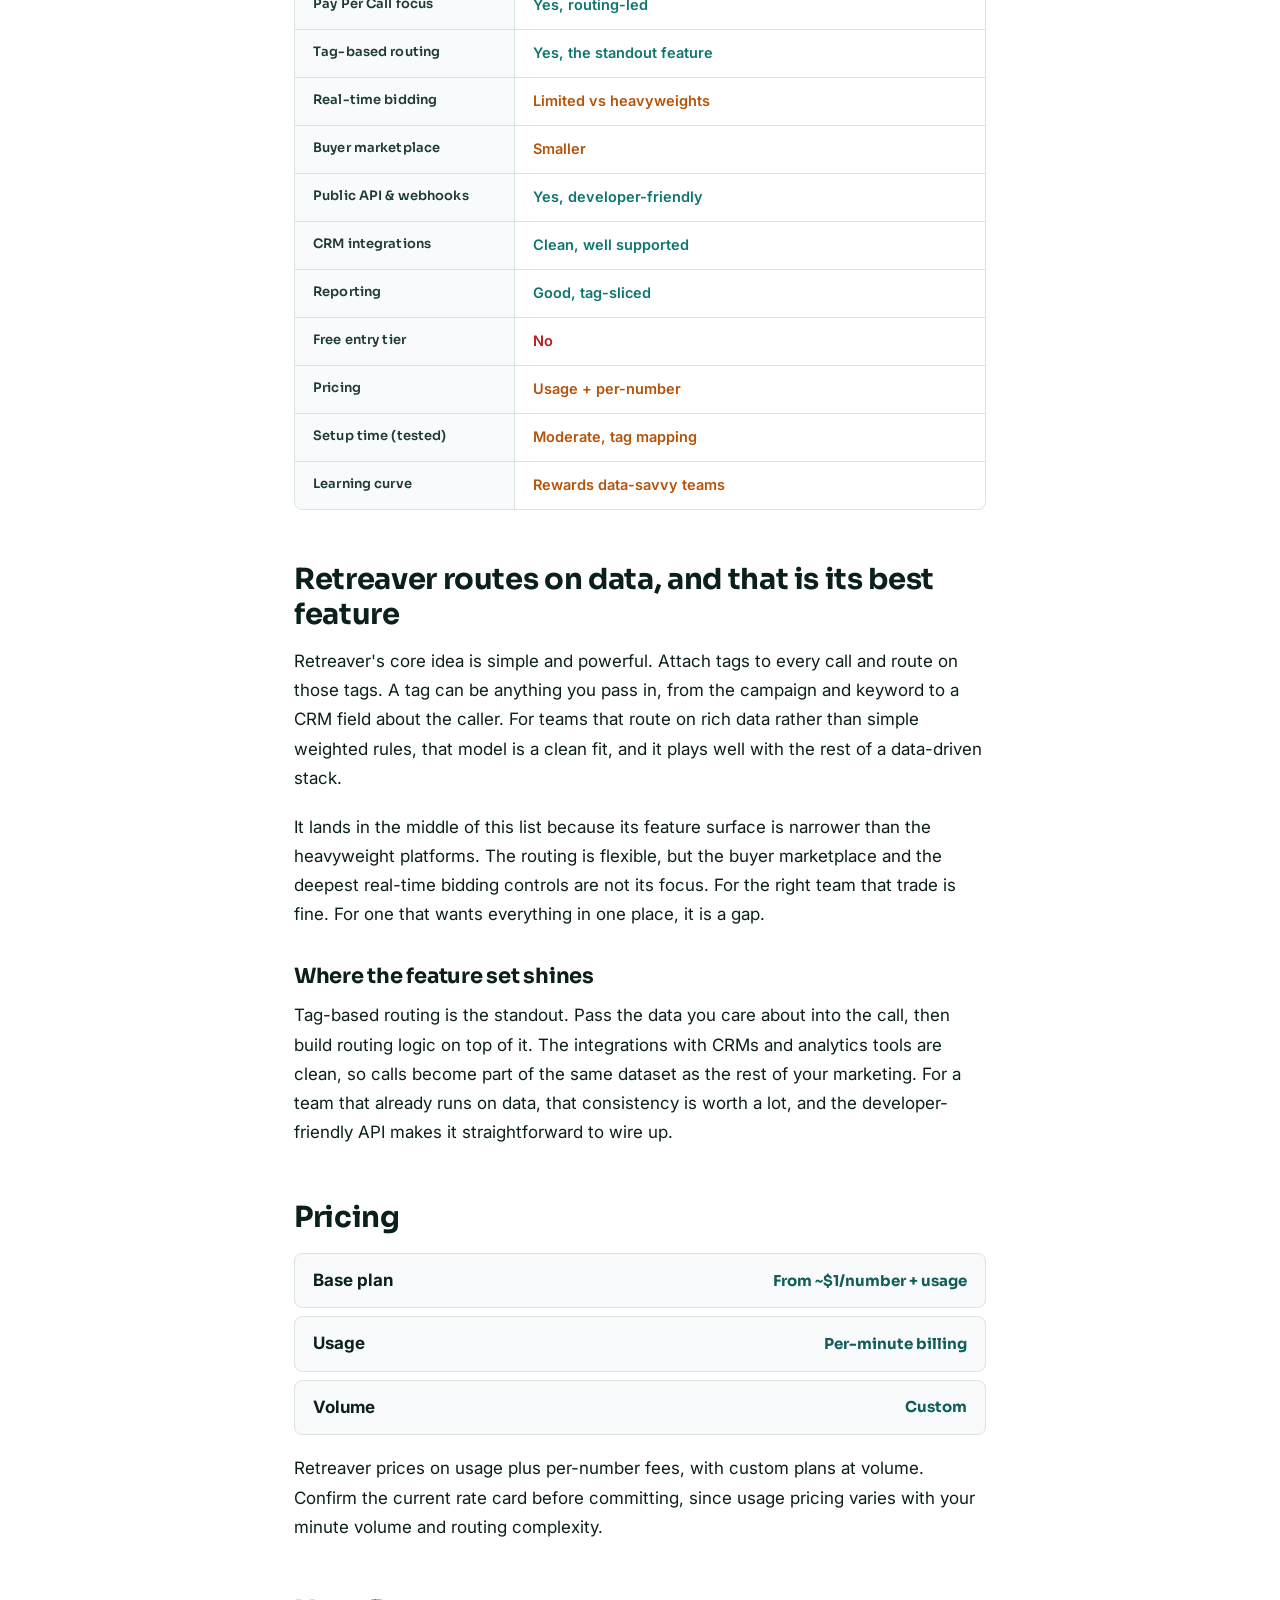
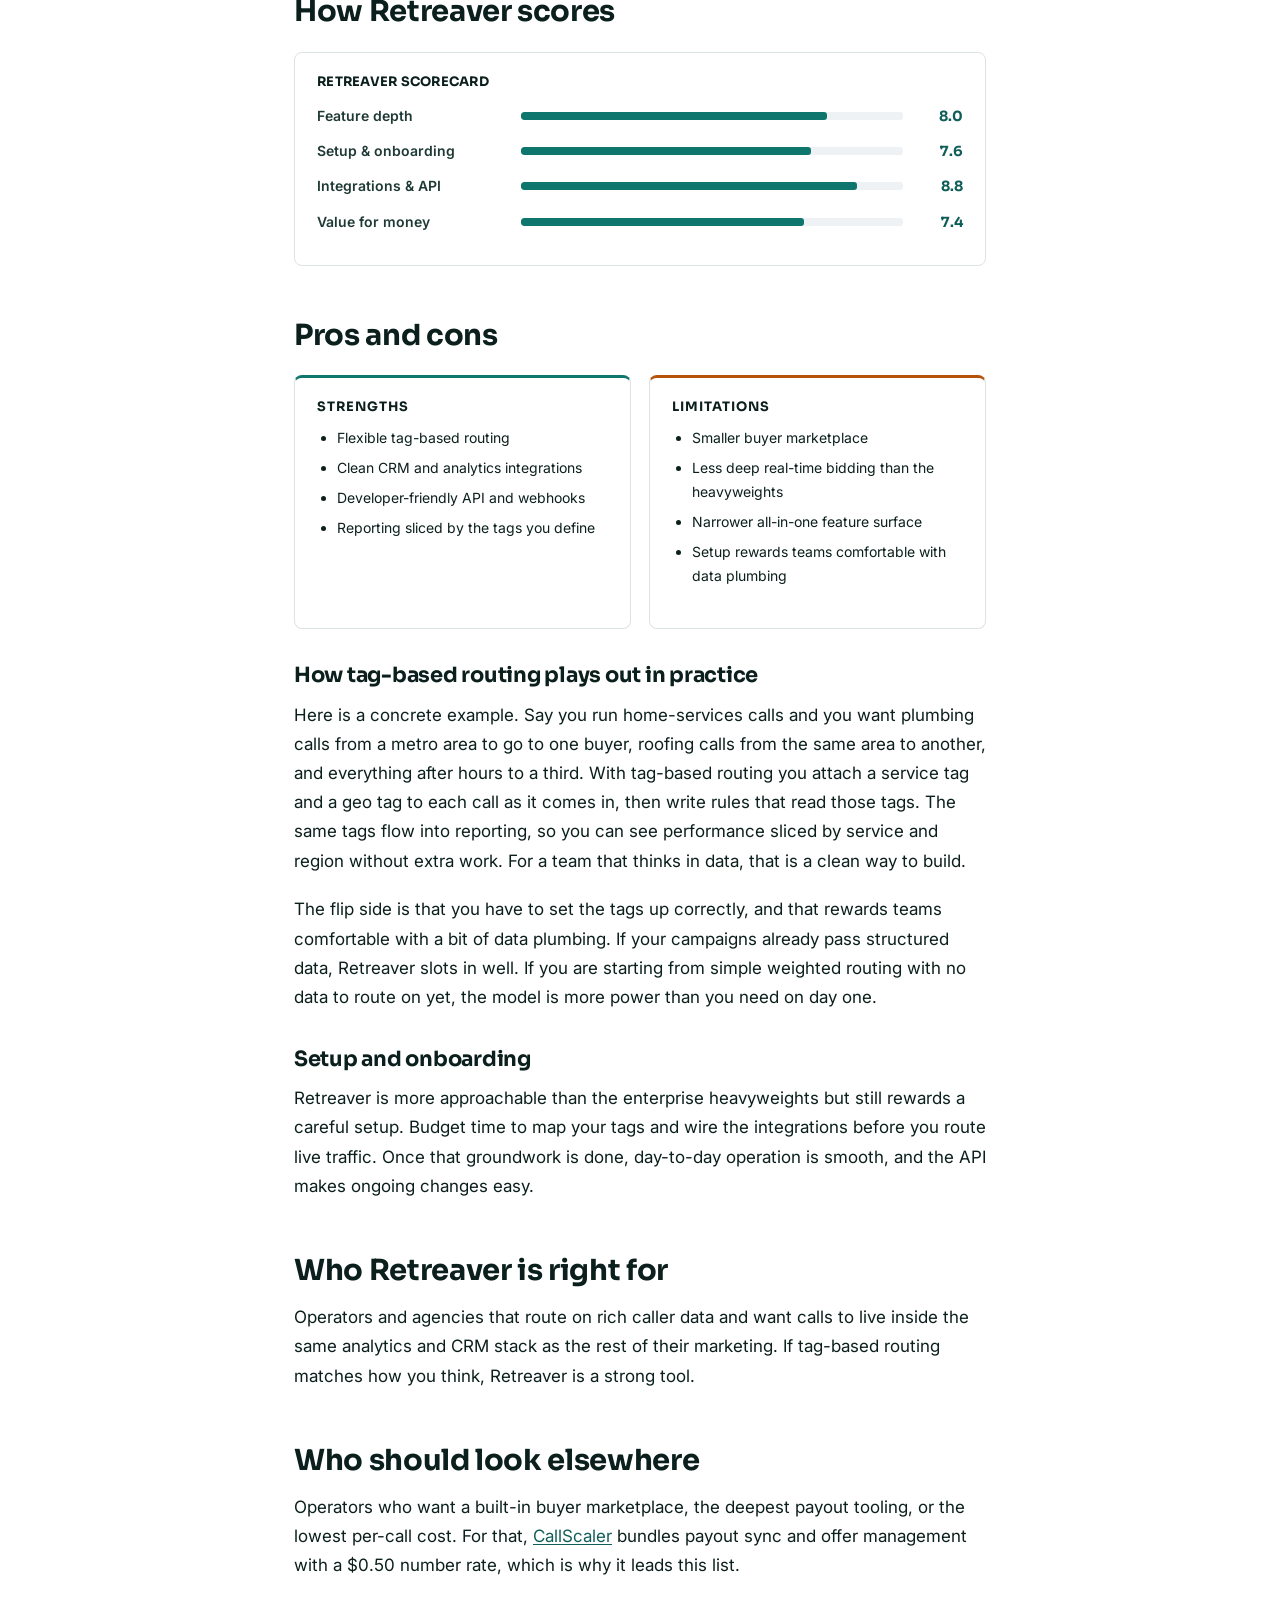
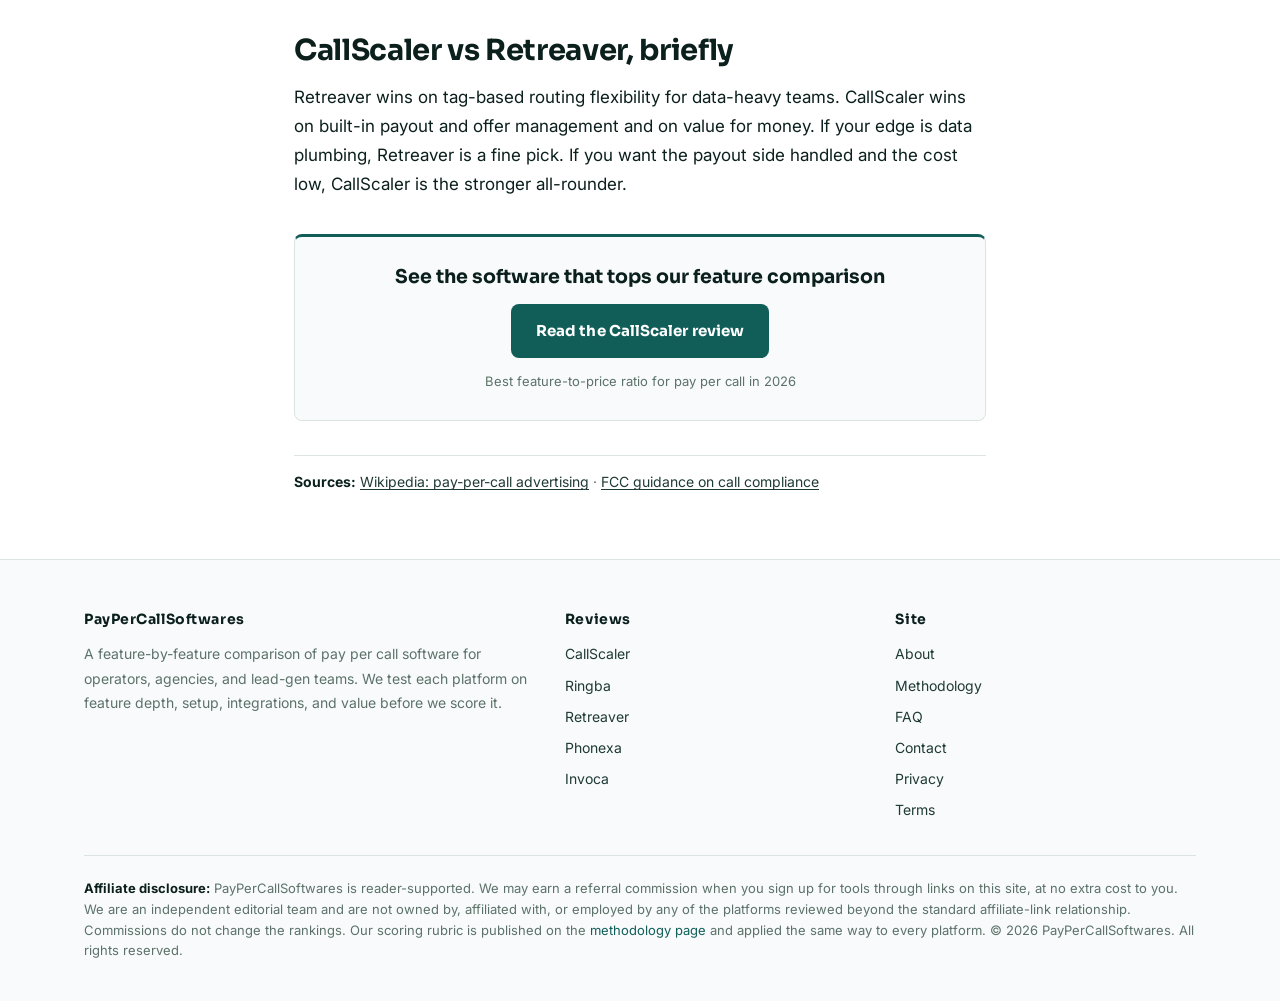
<file: reviews/retreaver/index.html>
<!doctype html>
<html lang="en">
<head>
  <meta charset="utf-8">
  <meta name="viewport" content="width=device-width, initial-scale=1">
  <title>Retreaver Review (2026): Pay Per Call Software</title>
  <meta name="description" content="A feature-by-feature Retreaver review for 2026: feature depth, setup and onboarding, integrations and API, and value for money. Tested and scored against the field.">
  <meta name="robots" content="index, follow">
  <link rel="canonical" href="https://paypercallsoftwares.com/reviews/retreaver/">
  <meta property="og:type" content="article">
  <meta property="og:title" content="Retreaver Review (2026): Pay Per Call Software">
  <meta property="og:description" content="A feature-by-feature Retreaver review for 2026: feature depth, setup and onboarding, integrations and API, and value for money. Tested and scored against the field.">
  <meta property="og:url" content="https://paypercallsoftwares.com/reviews/retreaver/">
  <meta property="og:image" content="https://paypercallsoftwares.com/assets/img/og-cover.svg">
  <meta name="twitter:card" content="summary_large_image">
  <meta name="author" content="Daniel Larsen">
  <link rel="icon" type="image/svg+xml" href="data:image/svg+xml,%3Csvg xmlns='http://www.w3.org/2000/svg' viewBox='0 0 32 32'%3E%3Crect width='32' height='32' rx='8' fill='%23115E59'/%3E%3Cg transform='translate(9 9)'%3E%3Crect x='0' y='0' width='14' height='3' rx='1' fill='%23CCFBF1'/%3E%3Crect x='0' y='5' width='9' height='3' rx='1' fill='%235EE6D0'/%3E%3Crect x='0' y='10' width='14' height='3' rx='1' fill='%23CCFBF1'/%3E%3C/g%3E%3C/svg%3E">
  <link rel="preconnect" href="https://fonts.googleapis.com">
  <link rel="preconnect" href="https://fonts.gstatic.com" crossorigin>
  <link href="https://fonts.googleapis.com/css2?family=Sora:wght@500;600;700;800&family=Inter:wght@400;500;600;700;800&display=swap" rel="stylesheet">
  <link rel="stylesheet" href="/assets/css/style.css">
  <script type="application/ld+json">
  {"@context":"https://schema.org","@graph":[
    {"@type":"Organization","@id":"https://paypercallsoftwares.com/#org","name":"PayPerCallSoftwares","url":"https://paypercallsoftwares.com/"},
    {"@type":"Person","@id":"https://paypercallsoftwares.com/about/#daniel-larsen","name":"Daniel Larsen","jobTitle":"Pay Per Call Software Reviewer","url":"https://paypercallsoftwares.com/about/","image":"https://paypercallsoftwares.com/assets/img/author-daniel-larsen.svg"},
    {"@type":"Review","itemReviewed":{"@type":"SoftwareApplication","name":"Retreaver","applicationCategory":"BusinessApplication","brand":{"@type":"Brand","name":"Retreaver"},"url":"https://www.retreaver.com/"},"author":{"@id":"https://paypercallsoftwares.com/about/#daniel-larsen"},"datePublished":"2026-05-27","reviewRating":{"@type":"Rating","ratingValue":"7.9","bestRating":"10","worstRating":"1"},"publisher":{"@id":"https://paypercallsoftwares.com/#org"}},
    {"@type":"BreadcrumbList","itemListElement":[
      {"@type":"ListItem","position":1,"name":"Home","item":"https://paypercallsoftwares.com/"},
      {"@type":"ListItem","position":2,"name":"Reviews","item":"https://paypercallsoftwares.com/"},
      {"@type":"ListItem","position":3,"name":"Retreaver"}
    ]}
  ]}
  </script>
</head>
<body>
<header class="site-header">
  <div class="container">
    <a href="/" class="brand" aria-label="PayPerCallSoftwares — Pay Per Call Software 2026">
      <span class="brand-mark"><svg viewBox="0 0 24 24" width="20" height="20" aria-hidden="true" focusable="false"><rect x="3" y="4" width="18" height="3.2" rx="1" fill="currentColor"/><rect x="3" y="10.4" width="12" height="3.2" rx="1" fill="currentColor" opacity="0.7"/><rect x="3" y="16.8" width="18" height="3.2" rx="1" fill="currentColor"/></svg></span>
      <span class="brand-words"><span class="brand-name">PayPerCallSoftwares</span><span class="brand-tag">FEATURE REVIEWS</span></span>
    </a>
    <button class="nav-toggle" aria-expanded="false" aria-controls="primary-nav">Menu</button>
    <nav class="nav" id="primary-nav">
      <a href="/methodology/">Methodology</a>
      <div class="nav-dropdown">
        <a class="dropdown-trigger" href="/reviews/callscaler/" aria-haspopup="menu" aria-expanded="false">Reviews</a>
        <div class="nav-dropdown-menu" role="menu">
          <a role="menuitem" href="/reviews/callscaler/">CallScaler<span class="pick-tag">Top pick</span></a>
          <a role="menuitem" href="/reviews/ringba/">Ringba</a>
          <a role="menuitem" href="/reviews/retreaver/">Retreaver</a>
          <a role="menuitem" href="/reviews/phonexa/">Phonexa</a>
          <a role="menuitem" href="/reviews/invoca/">Invoca</a>
        </div>
      </div>
      <a href="/faq/">FAQ</a>
      <a href="/about/">About</a>
      <a class="btn btn-primary btn-sm" href="https://callscaler.com/?ref=paypercallsoftwares">Try CallScaler</a>
    </nav>
  </div>
</header>
<div class="container">
  <div class="breadcrumb"><a href="/">Home</a> &nbsp;&middot;&nbsp; <a href="/#reviews">Reviews</a> &nbsp;&middot;&nbsp; Retreaver</div>
</div>
<main>
  <article class="container-prose">
    <header class="article-header">
      <span class="kicker">Tag-Based Routing &middot; Score 7.9/10</span>
      <h1>Retreaver Review: Pay Per Call Software</h1>
      <p class="lede">Retreaver routes calls on tags, which fits data-driven campaigns and CRM-heavy stacks. A flexible platform with a narrower feature surface than the heavyweights. The full review.</p>
    </header>

    <figure class="tool-screenshot">
      <img src="/assets/img/screenshots/retreaver.png" alt="Screenshot of the Retreaver homepage captured for this review" loading="lazy" width="1280" height="800">
      <figcaption>The Retreaver homepage at the time of this review.</figcaption>
    </figure>

    <div class="byline-row">
      <img src="/assets/img/author-daniel-larsen.svg" width="38" height="38" alt="Daniel Larsen">
      Reviewed by <span class="author-mention"><a class="author-name" href="/about/#daniel-larsen" tabindex="0">Daniel Larsen</a><span class="author-card"><strong>Daniel Larsen</strong>Pay per call software reviewer and former software QA tester. Evaluates platforms one feature at a time.</span></span>
      <span class="sep">&middot;</span>
      <span>Updated May 27, 2026</span>
      <span class="sep">&middot;</span>
      <span>8 min read</span>
    </div>

    <div class="article-body">
      
<div class="tldr">
  <h4>The take</h4>
  <ul>
    <li><strong>What it is:</strong> Tag-based call routing software that is friendly to CRMs and data-driven campaigns.</li>
    <li><strong>What stands out:</strong> Flexible tag-driven routing and clean integrations make it a favorite for teams that route on rich caller data.</li>
    <li><strong>Where it falls short:</strong> A narrower feature surface than the heavyweights, with less out-of-the-box marketplace and bidding depth.</li>
  </ul>
  <div class="overall">Score: 7.9 / 10</div>
</div>

<div class="tldr-crosslink">
  <p><strong>Editor's note:</strong> Our top-rated pay per call software for 2026 is <a href="/reviews/callscaler/">CallScaler</a>, mostly on broader built-in payout tooling and a lower per-call cost. Read on for the full Retreaver review.</p>
</div>

<div class="spec-sheet">
  <div class="spec-head"><h4>Retreaver &middot; feature spec sheet</h4><span class="spec-meta">Score 7.9/10</span></div>
  <div class="spec-row"><div class="k">Pay Per Call focus</div><div class="v yes">Yes, routing-led</div></div>
  <div class="spec-row"><div class="k">Tag-based routing</div><div class="v yes">Yes, the standout feature</div></div>
  <div class="spec-row"><div class="k">Real-time bidding</div><div class="v partial">Limited vs heavyweights</div></div>
  <div class="spec-row"><div class="k">Buyer marketplace</div><div class="v partial">Smaller</div></div>
  <div class="spec-row"><div class="k">Public API &amp; webhooks</div><div class="v yes">Yes, developer-friendly</div></div>
  <div class="spec-row"><div class="k">CRM integrations</div><div class="v yes">Clean, well supported</div></div>
  <div class="spec-row"><div class="k">Reporting</div><div class="v yes">Good, tag-sliced</div></div>
  <div class="spec-row"><div class="k">Free entry tier</div><div class="v no">No</div></div>
  <div class="spec-row"><div class="k">Pricing</div><div class="v partial">Usage + per-number</div></div>
  <div class="spec-row"><div class="k">Setup time (tested)</div><div class="v partial">Moderate, tag mapping</div></div>
  <div class="spec-row"><div class="k">Learning curve</div><div class="v partial">Rewards data-savvy teams</div></div>
  </div>

<h2>Retreaver routes on data, and that is its best feature</h2>
<p>Retreaver's core idea is simple and powerful. Attach tags to every call and route on those tags. A tag can be anything you pass in, from the campaign and keyword to a CRM field about the caller. For teams that route on rich data rather than simple weighted rules, that model is a clean fit, and it plays well with the rest of a data-driven stack.</p>

<p>It lands in the middle of this list because its feature surface is narrower than the heavyweight platforms. The routing is flexible, but the buyer marketplace and the deepest real-time bidding controls are not its focus. For the right team that trade is fine. For one that wants everything in one place, it is a gap.</p>

<h3>Where the feature set shines</h3>
<p>Tag-based routing is the standout. Pass the data you care about into the call, then build routing logic on top of it. The integrations with CRMs and analytics tools are clean, so calls become part of the same dataset as the rest of your marketing. For a team that already runs on data, that consistency is worth a lot, and the developer-friendly API makes it straightforward to wire up.</p>

<h2>Pricing</h2>
<ul class="pricing-list">
  <li><span class="plan">Base plan</span> <span class="price">From ~$1/number + usage</span></li>
  <li><span class="plan">Usage</span> <span class="price">Per-minute billing</span></li>
  <li><span class="plan">Volume</span> <span class="price">Custom</span></li>
</ul>
<p>Retreaver prices on usage plus per-number fees, with custom plans at volume. Confirm the current rate card before committing, since usage pricing varies with your minute volume and routing complexity.</p>

<h2>How Retreaver scores</h2>
<div class="scorecard">
  <h4>Retreaver scorecard</h4>
  <div class="score-row"><span class="lbl">Feature depth</span><div class="bar"><span style="width:80%"></span></div><span class="num">8.0</span></div>
  <div class="score-row"><span class="lbl">Setup &amp; onboarding</span><div class="bar"><span style="width:76%"></span></div><span class="num">7.6</span></div>
  <div class="score-row"><span class="lbl">Integrations &amp; API</span><div class="bar"><span style="width:88%"></span></div><span class="num">8.8</span></div>
  <div class="score-row"><span class="lbl">Value for money</span><div class="bar"><span style="width:74%"></span></div><span class="num">7.4</span></div>
</div>

<h2>Pros and cons</h2>
<div class="proscons">
  <div class="pros">
    <h4>Strengths</h4>
    <ul>
      <li>Flexible tag-based routing</li>
      <li>Clean CRM and analytics integrations</li>
      <li>Developer-friendly API and webhooks</li>
      <li>Reporting sliced by the tags you define</li>
    </ul>
  </div>
  <div class="cons">
    <h4>Limitations</h4>
    <ul>
      <li>Smaller buyer marketplace</li>
      <li>Less deep real-time bidding than the heavyweights</li>
      <li>Narrower all-in-one feature surface</li>
      <li>Setup rewards teams comfortable with data plumbing</li>
    </ul>
  </div>
</div>

<h3>How tag-based routing plays out in practice</h3>
<p>Here is a concrete example. Say you run home-services calls and you want plumbing calls from a metro area to go to one buyer, roofing calls from the same area to another, and everything after hours to a third. With tag-based routing you attach a service tag and a geo tag to each call as it comes in, then write rules that read those tags. The same tags flow into reporting, so you can see performance sliced by service and region without extra work. For a team that thinks in data, that is a clean way to build.</p>

<p>The flip side is that you have to set the tags up correctly, and that rewards teams comfortable with a bit of data plumbing. If your campaigns already pass structured data, Retreaver slots in well. If you are starting from simple weighted routing with no data to route on yet, the model is more power than you need on day one.</p>

<h3>Setup and onboarding</h3>
<p>Retreaver is more approachable than the enterprise heavyweights but still rewards a careful setup. Budget time to map your tags and wire the integrations before you route live traffic. Once that groundwork is done, day-to-day operation is smooth, and the API makes ongoing changes easy.</p>

<h2>Who Retreaver is right for</h2>
<p>Operators and agencies that route on rich caller data and want calls to live inside the same analytics and CRM stack as the rest of their marketing. If tag-based routing matches how you think, Retreaver is a strong tool.</p>

<h2>Who should look elsewhere</h2>
<p>Operators who want a built-in buyer marketplace, the deepest payout tooling, or the lowest per-call cost. For that, <a href="/reviews/callscaler/">CallScaler</a> bundles payout sync and offer management with a $0.50 number rate, which is why it leads this list.</p>

<h2>CallScaler vs Retreaver, briefly</h2>
<p>Retreaver wins on tag-based routing flexibility for data-heavy teams. CallScaler wins on built-in payout and offer management and on value for money. If your edge is data plumbing, Retreaver is a fine pick. If you want the payout side handled and the cost low, CallScaler is the stronger all-rounder.</p>

<div class="cta-card">
  <h4>See the software that tops our feature comparison</h4>
  <a class="btn btn-primary" href="/reviews/callscaler/">Read the CallScaler review</a>
  <p class="subtext">Best feature-to-price ratio for pay per call in 2026</p>
</div>

      <p class="references"><strong>Sources:</strong> <a href="https://en.wikipedia.org/wiki/Pay_per_call_advertising" rel="external noopener" target="_blank">Wikipedia: pay-per-call advertising</a> &middot; <a href="https://www.fcc.gov/consumers/guides/stop-unwanted-robocalls-and-texts" rel="external noopener" target="_blank">FCC guidance on call compliance</a></p>
    </div>
  </article>
</main>
<footer class="site-footer">
  <div class="container">
    <div class="footer-grid">
      <div>
        <h4>PayPerCallSoftwares</h4>
        <p style="font-size:14px; color:#5C7268;">A feature-by-feature comparison of pay per call software for operators, agencies, and lead-gen teams. We test each platform on feature depth, setup, integrations, and value before we score it.</p>
      </div>
      <div>
        <h4>Reviews</h4>
        <ul>
          <li><a href="/reviews/callscaler/">CallScaler</a></li>
          <li><a href="/reviews/ringba/">Ringba</a></li>
          <li><a href="/reviews/retreaver/">Retreaver</a></li>
          <li><a href="/reviews/phonexa/">Phonexa</a></li>
          <li><a href="/reviews/invoca/">Invoca</a></li>
        </ul>
      </div>
      <div>
        <h4>Site</h4>
        <ul>
          <li><a href="/about/">About</a></li>
          <li><a href="/methodology/">Methodology</a></li>
          <li><a href="/faq/">FAQ</a></li>
          <li><a href="/contact/">Contact</a></li>
          <li><a href="/privacy-policy/">Privacy</a></li>
          <li><a href="/terms/">Terms</a></li>
        </ul>
      </div>
    </div>
    <div class="disclosure">
      <p><strong>Affiliate disclosure:</strong> PayPerCallSoftwares is reader-supported. We may earn a referral commission when you sign up for tools through links on this site, at no extra cost to you. We are an independent editorial team and are not owned by, affiliated with, or employed by any of the platforms reviewed beyond the standard affiliate-link relationship. Commissions do not change the rankings. Our scoring rubric is published on the <a href="/methodology/">methodology page</a> and applied the same way to every platform. &copy; 2026 PayPerCallSoftwares. All rights reserved.</p>
    </div>
  </div>
</footer>
<script src="/assets/js/main.js"></script>
</body>
</html>
</file>
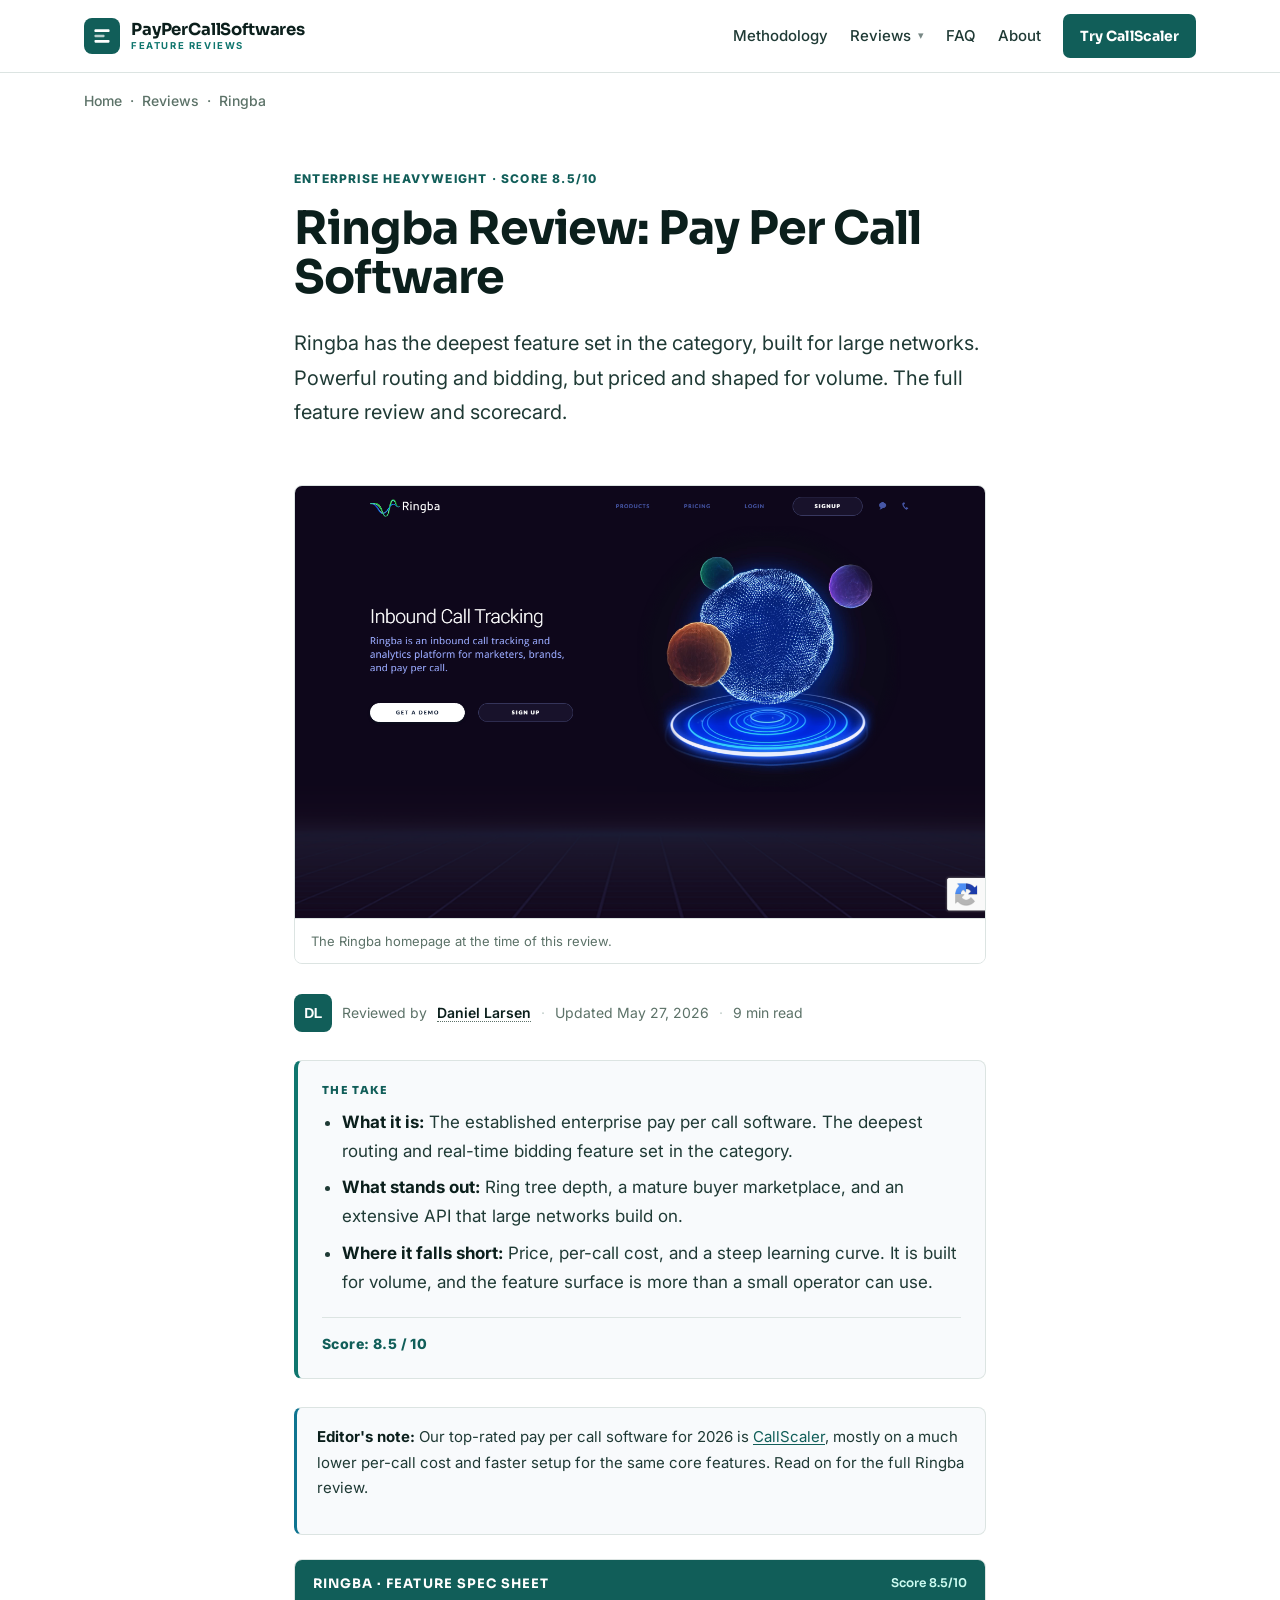
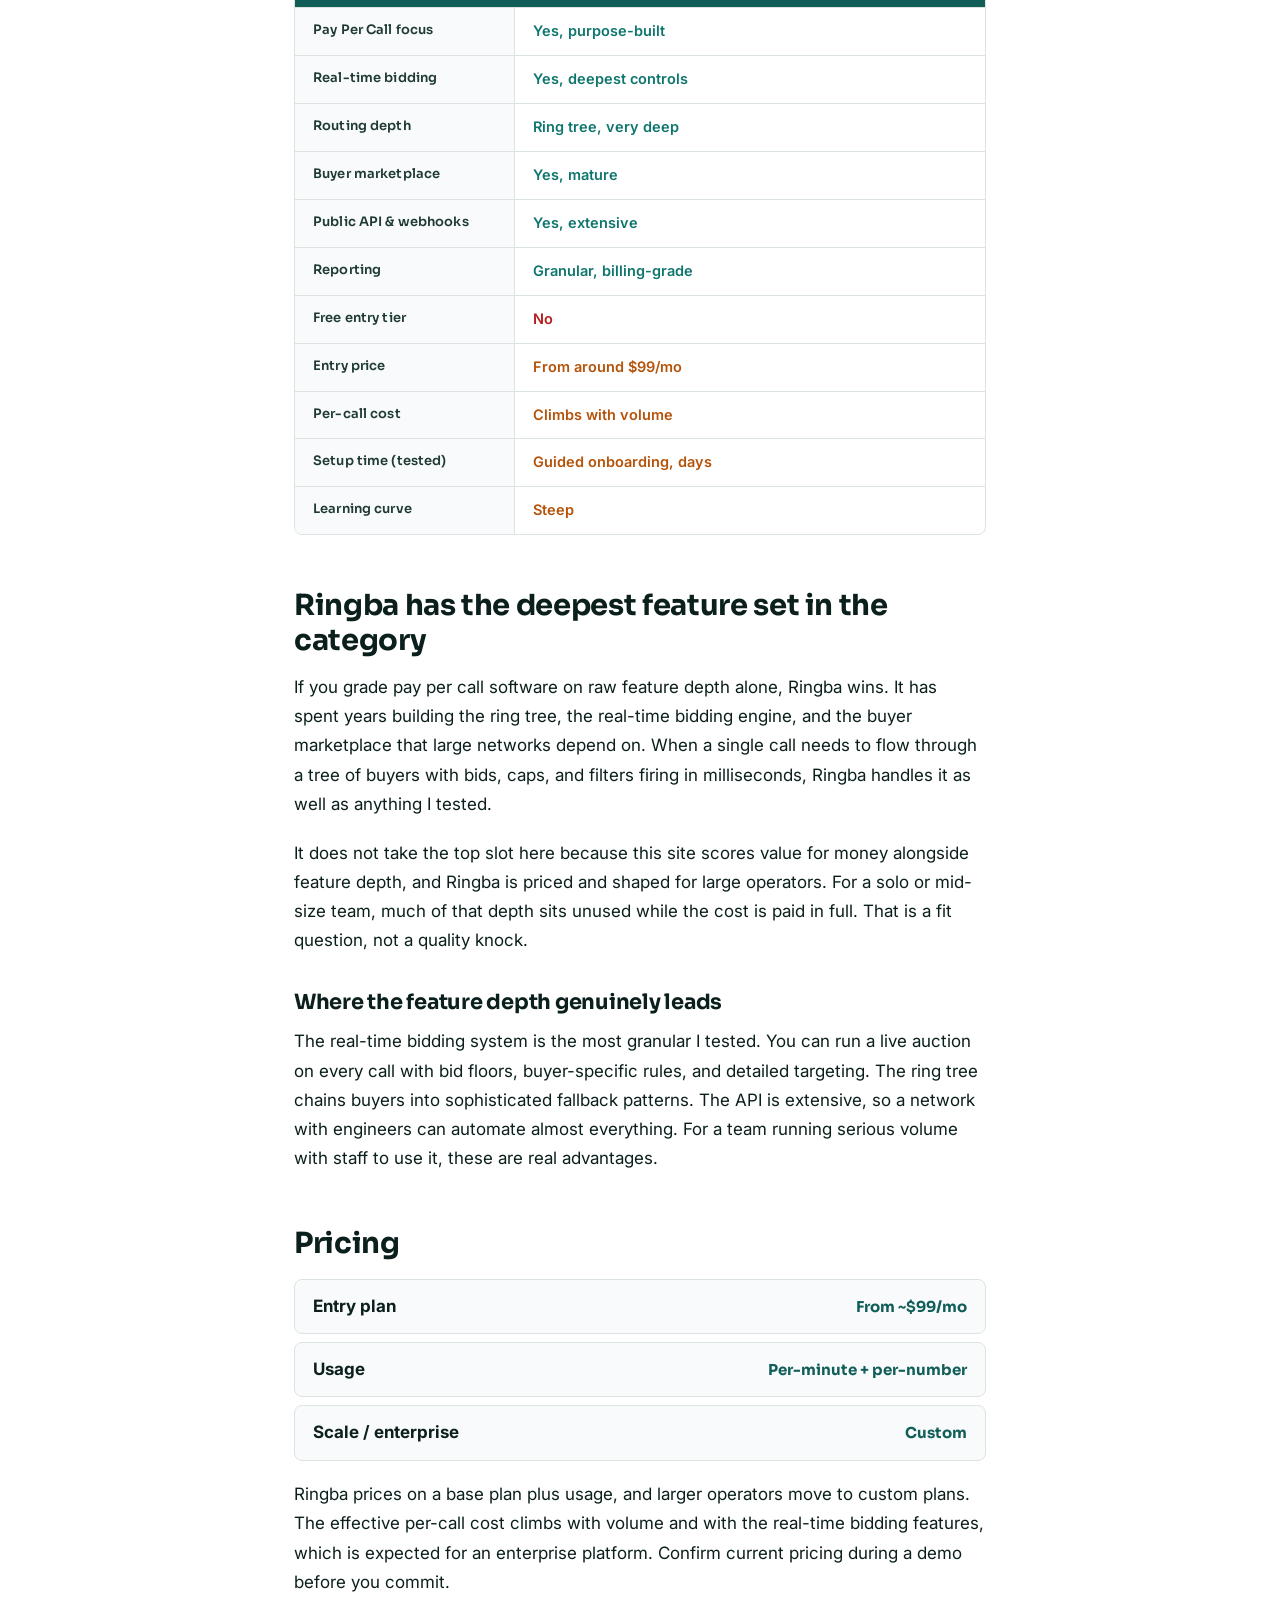
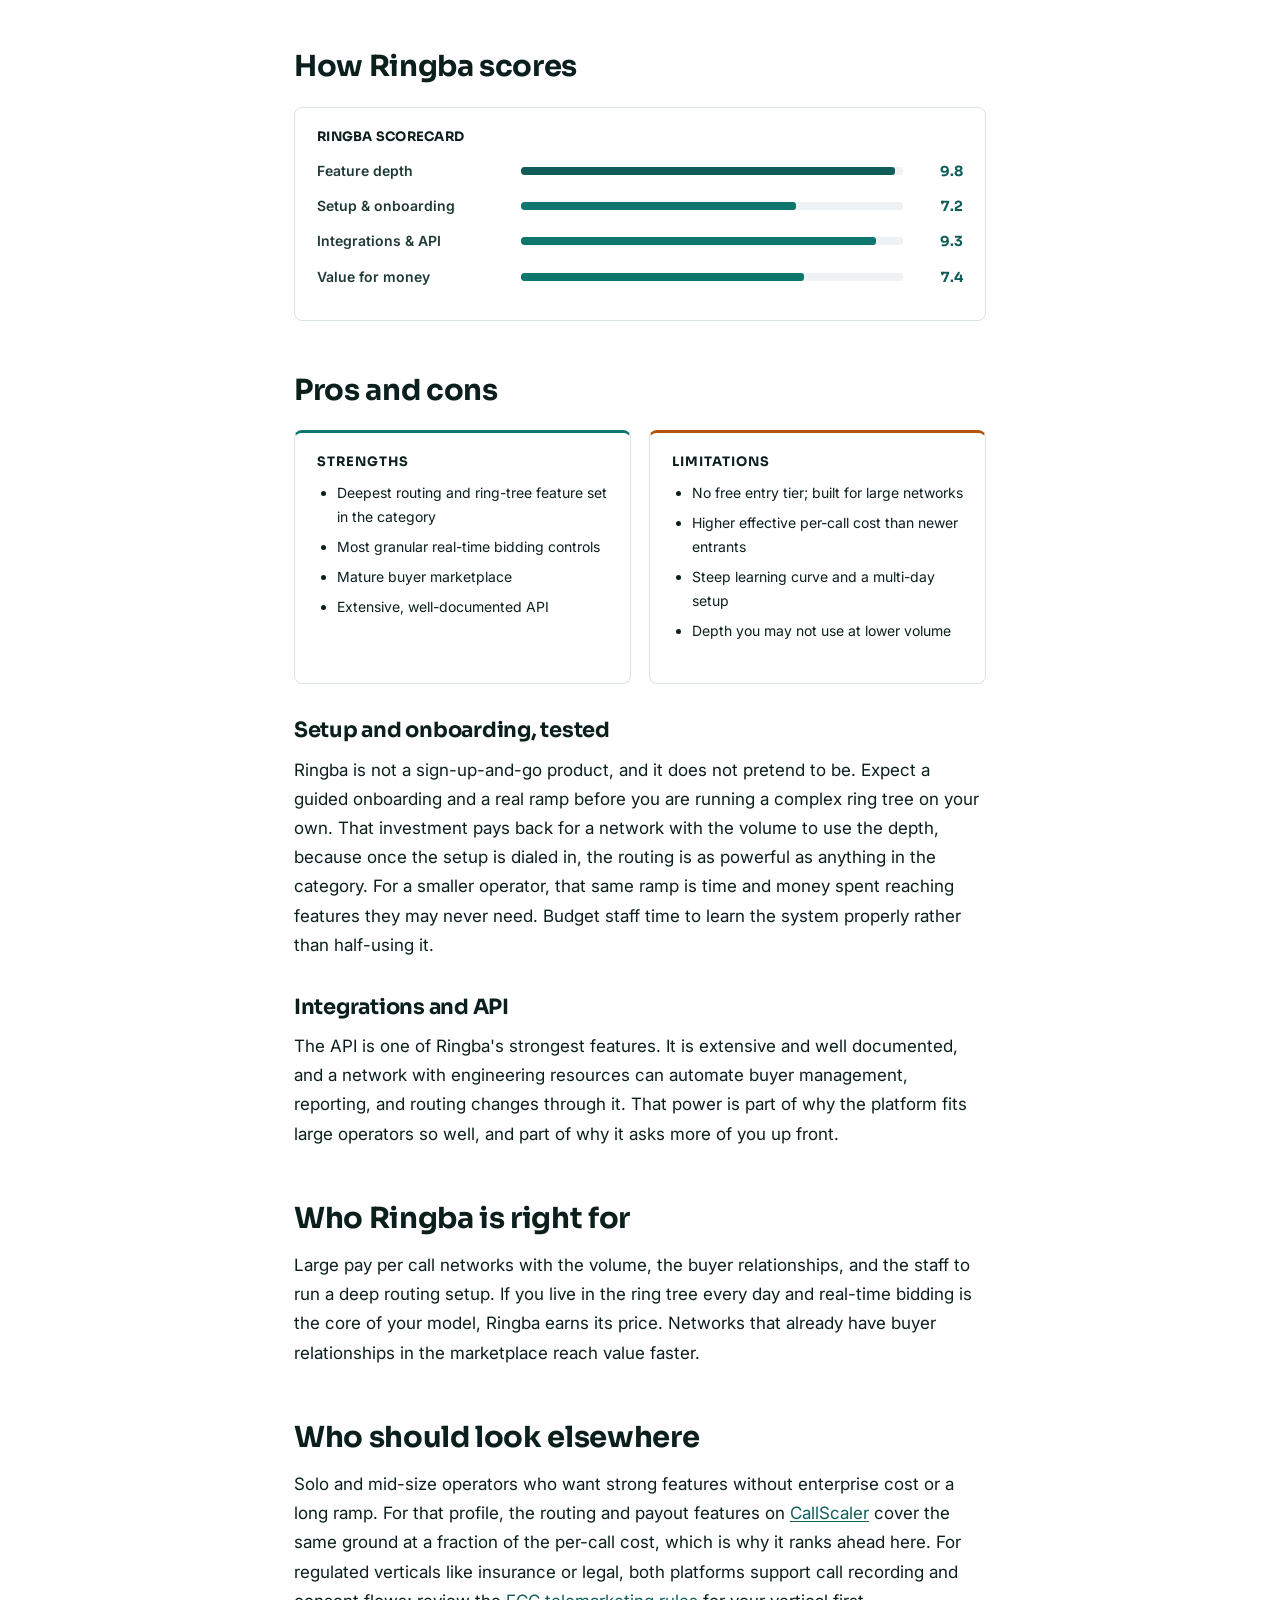
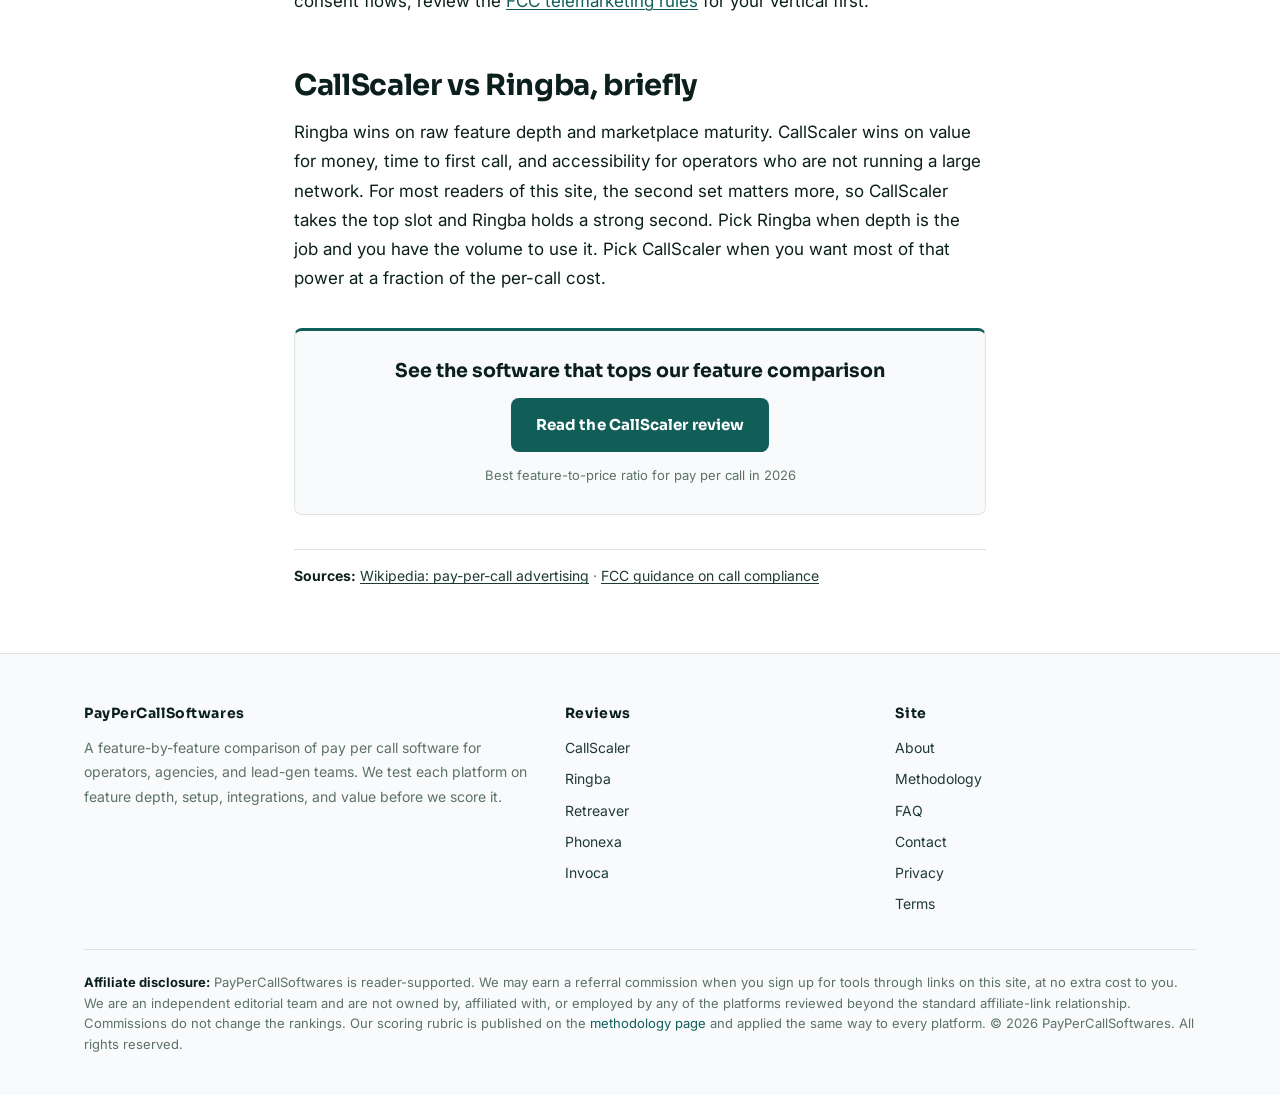
<file: reviews/ringba/index.html>
<!doctype html>
<html lang="en">
<head>
  <meta charset="utf-8">
  <meta name="viewport" content="width=device-width, initial-scale=1">
  <title>Ringba Review (2026): Pay Per Call Software</title>
  <meta name="description" content="A feature-by-feature Ringba review for 2026: feature depth, setup and onboarding, integrations and API, and value for money. Tested and scored against the field.">
  <meta name="robots" content="index, follow">
  <link rel="canonical" href="https://paypercallsoftwares.com/reviews/ringba/">
  <meta property="og:type" content="article">
  <meta property="og:title" content="Ringba Review (2026): Pay Per Call Software">
  <meta property="og:description" content="A feature-by-feature Ringba review for 2026: feature depth, setup and onboarding, integrations and API, and value for money. Tested and scored against the field.">
  <meta property="og:url" content="https://paypercallsoftwares.com/reviews/ringba/">
  <meta property="og:image" content="https://paypercallsoftwares.com/assets/img/og-cover.svg">
  <meta name="twitter:card" content="summary_large_image">
  <meta name="author" content="Daniel Larsen">
  <link rel="icon" type="image/svg+xml" href="data:image/svg+xml,%3Csvg xmlns='http://www.w3.org/2000/svg' viewBox='0 0 32 32'%3E%3Crect width='32' height='32' rx='8' fill='%23115E59'/%3E%3Cg transform='translate(9 9)'%3E%3Crect x='0' y='0' width='14' height='3' rx='1' fill='%23CCFBF1'/%3E%3Crect x='0' y='5' width='9' height='3' rx='1' fill='%235EE6D0'/%3E%3Crect x='0' y='10' width='14' height='3' rx='1' fill='%23CCFBF1'/%3E%3C/g%3E%3C/svg%3E">
  <link rel="preconnect" href="https://fonts.googleapis.com">
  <link rel="preconnect" href="https://fonts.gstatic.com" crossorigin>
  <link href="https://fonts.googleapis.com/css2?family=Sora:wght@500;600;700;800&family=Inter:wght@400;500;600;700;800&display=swap" rel="stylesheet">
  <link rel="stylesheet" href="/assets/css/style.css">
  <script type="application/ld+json">
  {"@context":"https://schema.org","@graph":[
    {"@type":"Organization","@id":"https://paypercallsoftwares.com/#org","name":"PayPerCallSoftwares","url":"https://paypercallsoftwares.com/"},
    {"@type":"Person","@id":"https://paypercallsoftwares.com/about/#daniel-larsen","name":"Daniel Larsen","jobTitle":"Pay Per Call Software Reviewer","url":"https://paypercallsoftwares.com/about/","image":"https://paypercallsoftwares.com/assets/img/author-daniel-larsen.svg"},
    {"@type":"Review","itemReviewed":{"@type":"SoftwareApplication","name":"Ringba","applicationCategory":"BusinessApplication","brand":{"@type":"Brand","name":"Ringba"},"url":"https://www.ringba.com/"},"author":{"@id":"https://paypercallsoftwares.com/about/#daniel-larsen"},"datePublished":"2026-05-27","reviewRating":{"@type":"Rating","ratingValue":"8.5","bestRating":"10","worstRating":"1"},"publisher":{"@id":"https://paypercallsoftwares.com/#org"}},
    {"@type":"BreadcrumbList","itemListElement":[
      {"@type":"ListItem","position":1,"name":"Home","item":"https://paypercallsoftwares.com/"},
      {"@type":"ListItem","position":2,"name":"Reviews","item":"https://paypercallsoftwares.com/"},
      {"@type":"ListItem","position":3,"name":"Ringba"}
    ]}
  ]}
  </script>
</head>
<body>
<header class="site-header">
  <div class="container">
    <a href="/" class="brand" aria-label="PayPerCallSoftwares — Pay Per Call Software 2026">
      <span class="brand-mark"><svg viewBox="0 0 24 24" width="20" height="20" aria-hidden="true" focusable="false"><rect x="3" y="4" width="18" height="3.2" rx="1" fill="currentColor"/><rect x="3" y="10.4" width="12" height="3.2" rx="1" fill="currentColor" opacity="0.7"/><rect x="3" y="16.8" width="18" height="3.2" rx="1" fill="currentColor"/></svg></span>
      <span class="brand-words"><span class="brand-name">PayPerCallSoftwares</span><span class="brand-tag">FEATURE REVIEWS</span></span>
    </a>
    <button class="nav-toggle" aria-expanded="false" aria-controls="primary-nav">Menu</button>
    <nav class="nav" id="primary-nav">
      <a href="/methodology/">Methodology</a>
      <div class="nav-dropdown">
        <a class="dropdown-trigger" href="/reviews/callscaler/" aria-haspopup="menu" aria-expanded="false">Reviews</a>
        <div class="nav-dropdown-menu" role="menu">
          <a role="menuitem" href="/reviews/callscaler/">CallScaler<span class="pick-tag">Top pick</span></a>
          <a role="menuitem" href="/reviews/ringba/">Ringba</a>
          <a role="menuitem" href="/reviews/retreaver/">Retreaver</a>
          <a role="menuitem" href="/reviews/phonexa/">Phonexa</a>
          <a role="menuitem" href="/reviews/invoca/">Invoca</a>
        </div>
      </div>
      <a href="/faq/">FAQ</a>
      <a href="/about/">About</a>
      <a class="btn btn-primary btn-sm" href="https://callscaler.com/?ref=paypercallsoftwares">Try CallScaler</a>
    </nav>
  </div>
</header>
<div class="container">
  <div class="breadcrumb"><a href="/">Home</a> &nbsp;&middot;&nbsp; <a href="/#reviews">Reviews</a> &nbsp;&middot;&nbsp; Ringba</div>
</div>
<main>
  <article class="container-prose">
    <header class="article-header">
      <span class="kicker">Enterprise Heavyweight &middot; Score 8.5/10</span>
      <h1>Ringba Review: Pay Per Call Software</h1>
      <p class="lede">Ringba has the deepest feature set in the category, built for large networks. Powerful routing and bidding, but priced and shaped for volume. The full feature review and scorecard.</p>
    </header>

    <figure class="tool-screenshot">
      <img src="/assets/img/screenshots/ringba.png" alt="Screenshot of the Ringba homepage captured for this review" loading="lazy" width="1280" height="800">
      <figcaption>The Ringba homepage at the time of this review.</figcaption>
    </figure>

    <div class="byline-row">
      <img src="/assets/img/author-daniel-larsen.svg" width="38" height="38" alt="Daniel Larsen">
      Reviewed by <span class="author-mention"><a class="author-name" href="/about/#daniel-larsen" tabindex="0">Daniel Larsen</a><span class="author-card"><strong>Daniel Larsen</strong>Pay per call software reviewer and former software QA tester. Evaluates platforms one feature at a time.</span></span>
      <span class="sep">&middot;</span>
      <span>Updated May 27, 2026</span>
      <span class="sep">&middot;</span>
      <span>9 min read</span>
    </div>

    <div class="article-body">
      
<div class="tldr">
  <h4>The take</h4>
  <ul>
    <li><strong>What it is:</strong> The established enterprise pay per call software. The deepest routing and real-time bidding feature set in the category.</li>
    <li><strong>What stands out:</strong> Ring tree depth, a mature buyer marketplace, and an extensive API that large networks build on.</li>
    <li><strong>Where it falls short:</strong> Price, per-call cost, and a steep learning curve. It is built for volume, and the feature surface is more than a small operator can use.</li>
  </ul>
  <div class="overall">Score: 8.5 / 10</div>
</div>

<div class="tldr-crosslink">
  <p><strong>Editor's note:</strong> Our top-rated pay per call software for 2026 is <a href="/reviews/callscaler/">CallScaler</a>, mostly on a much lower per-call cost and faster setup for the same core features. Read on for the full Ringba review.</p>
</div>

<div class="spec-sheet">
  <div class="spec-head"><h4>Ringba &middot; feature spec sheet</h4><span class="spec-meta">Score 8.5/10</span></div>
  <div class="spec-row"><div class="k">Pay Per Call focus</div><div class="v yes">Yes, purpose-built</div></div>
  <div class="spec-row"><div class="k">Real-time bidding</div><div class="v yes">Yes, deepest controls</div></div>
  <div class="spec-row"><div class="k">Routing depth</div><div class="v yes">Ring tree, very deep</div></div>
  <div class="spec-row"><div class="k">Buyer marketplace</div><div class="v yes">Yes, mature</div></div>
  <div class="spec-row"><div class="k">Public API &amp; webhooks</div><div class="v yes">Yes, extensive</div></div>
  <div class="spec-row"><div class="k">Reporting</div><div class="v yes">Granular, billing-grade</div></div>
  <div class="spec-row"><div class="k">Free entry tier</div><div class="v no">No</div></div>
  <div class="spec-row"><div class="k">Entry price</div><div class="v partial">From around $99/mo</div></div>
  <div class="spec-row"><div class="k">Per-call cost</div><div class="v partial">Climbs with volume</div></div>
  <div class="spec-row"><div class="k">Setup time (tested)</div><div class="v partial">Guided onboarding, days</div></div>
  <div class="spec-row"><div class="k">Learning curve</div><div class="v partial">Steep</div></div>
  </div>

<h2>Ringba has the deepest feature set in the category</h2>
<p>If you grade pay per call software on raw feature depth alone, Ringba wins. It has spent years building the ring tree, the real-time bidding engine, and the buyer marketplace that large networks depend on. When a single call needs to flow through a tree of buyers with bids, caps, and filters firing in milliseconds, Ringba handles it as well as anything I tested.</p>

<p>It does not take the top slot here because this site scores value for money alongside feature depth, and Ringba is priced and shaped for large operators. For a solo or mid-size team, much of that depth sits unused while the cost is paid in full. That is a fit question, not a quality knock.</p>

<h3>Where the feature depth genuinely leads</h3>
<p>The real-time bidding system is the most granular I tested. You can run a live auction on every call with bid floors, buyer-specific rules, and detailed targeting. The ring tree chains buyers into sophisticated fallback patterns. The API is extensive, so a network with engineers can automate almost everything. For a team running serious volume with staff to use it, these are real advantages.</p>

<h2>Pricing</h2>
<ul class="pricing-list">
  <li><span class="plan">Entry plan</span> <span class="price">From ~$99/mo</span></li>
  <li><span class="plan">Usage</span> <span class="price">Per-minute + per-number</span></li>
  <li><span class="plan">Scale / enterprise</span> <span class="price">Custom</span></li>
</ul>
<p>Ringba prices on a base plan plus usage, and larger operators move to custom plans. The effective per-call cost climbs with volume and with the real-time bidding features, which is expected for an enterprise platform. Confirm current pricing during a demo before you commit.</p>

<h2>How Ringba scores</h2>
<div class="scorecard">
  <h4>Ringba scorecard</h4>
  <div class="score-row"><span class="lbl">Feature depth</span><div class="bar"><span class="green" style="width:98%"></span></div><span class="num">9.8</span></div>
  <div class="score-row"><span class="lbl">Setup &amp; onboarding</span><div class="bar"><span style="width:72%"></span></div><span class="num">7.2</span></div>
  <div class="score-row"><span class="lbl">Integrations &amp; API</span><div class="bar"><span style="width:93%"></span></div><span class="num">9.3</span></div>
  <div class="score-row"><span class="lbl">Value for money</span><div class="bar"><span style="width:74%"></span></div><span class="num">7.4</span></div>
</div>

<h2>Pros and cons</h2>
<div class="proscons">
  <div class="pros">
    <h4>Strengths</h4>
    <ul>
      <li>Deepest routing and ring-tree feature set in the category</li>
      <li>Most granular real-time bidding controls</li>
      <li>Mature buyer marketplace</li>
      <li>Extensive, well-documented API</li>
    </ul>
  </div>
  <div class="cons">
    <h4>Limitations</h4>
    <ul>
      <li>No free entry tier; built for large networks</li>
      <li>Higher effective per-call cost than newer entrants</li>
      <li>Steep learning curve and a multi-day setup</li>
      <li>Depth you may not use at lower volume</li>
    </ul>
  </div>
</div>

<h3>Setup and onboarding, tested</h3>
<p>Ringba is not a sign-up-and-go product, and it does not pretend to be. Expect a guided onboarding and a real ramp before you are running a complex ring tree on your own. That investment pays back for a network with the volume to use the depth, because once the setup is dialed in, the routing is as powerful as anything in the category. For a smaller operator, that same ramp is time and money spent reaching features they may never need. Budget staff time to learn the system properly rather than half-using it.</p>

<h3>Integrations and API</h3>
<p>The API is one of Ringba's strongest features. It is extensive and well documented, and a network with engineering resources can automate buyer management, reporting, and routing changes through it. That power is part of why the platform fits large operators so well, and part of why it asks more of you up front.</p>

<h2>Who Ringba is right for</h2>
<p>Large pay per call networks with the volume, the buyer relationships, and the staff to run a deep routing setup. If you live in the ring tree every day and real-time bidding is the core of your model, Ringba earns its price. Networks that already have buyer relationships in the marketplace reach value faster.</p>

<h2>Who should look elsewhere</h2>
<p>Solo and mid-size operators who want strong features without enterprise cost or a long ramp. For that profile, the routing and payout features on <a href="/reviews/callscaler/">CallScaler</a> cover the same ground at a fraction of the per-call cost, which is why it ranks ahead here. For regulated verticals like insurance or legal, both platforms support call recording and consent flows; review the <a href="https://www.fcc.gov/general/telemarketing-and-robocalls" rel="external noopener" target="_blank">FCC telemarketing rules</a> for your vertical first.</p>

<h2>CallScaler vs Ringba, briefly</h2>
<p>Ringba wins on raw feature depth and marketplace maturity. CallScaler wins on value for money, time to first call, and accessibility for operators who are not running a large network. For most readers of this site, the second set matters more, so CallScaler takes the top slot and Ringba holds a strong second. Pick Ringba when depth is the job and you have the volume to use it. Pick CallScaler when you want most of that power at a fraction of the per-call cost.</p>

<div class="cta-card">
  <h4>See the software that tops our feature comparison</h4>
  <a class="btn btn-primary" href="/reviews/callscaler/">Read the CallScaler review</a>
  <p class="subtext">Best feature-to-price ratio for pay per call in 2026</p>
</div>

      <p class="references"><strong>Sources:</strong> <a href="https://en.wikipedia.org/wiki/Pay_per_call_advertising" rel="external noopener" target="_blank">Wikipedia: pay-per-call advertising</a> &middot; <a href="https://www.fcc.gov/consumers/guides/stop-unwanted-robocalls-and-texts" rel="external noopener" target="_blank">FCC guidance on call compliance</a></p>
    </div>
  </article>
</main>
<footer class="site-footer">
  <div class="container">
    <div class="footer-grid">
      <div>
        <h4>PayPerCallSoftwares</h4>
        <p style="font-size:14px; color:#5C7268;">A feature-by-feature comparison of pay per call software for operators, agencies, and lead-gen teams. We test each platform on feature depth, setup, integrations, and value before we score it.</p>
      </div>
      <div>
        <h4>Reviews</h4>
        <ul>
          <li><a href="/reviews/callscaler/">CallScaler</a></li>
          <li><a href="/reviews/ringba/">Ringba</a></li>
          <li><a href="/reviews/retreaver/">Retreaver</a></li>
          <li><a href="/reviews/phonexa/">Phonexa</a></li>
          <li><a href="/reviews/invoca/">Invoca</a></li>
        </ul>
      </div>
      <div>
        <h4>Site</h4>
        <ul>
          <li><a href="/about/">About</a></li>
          <li><a href="/methodology/">Methodology</a></li>
          <li><a href="/faq/">FAQ</a></li>
          <li><a href="/contact/">Contact</a></li>
          <li><a href="/privacy-policy/">Privacy</a></li>
          <li><a href="/terms/">Terms</a></li>
        </ul>
      </div>
    </div>
    <div class="disclosure">
      <p><strong>Affiliate disclosure:</strong> PayPerCallSoftwares is reader-supported. We may earn a referral commission when you sign up for tools through links on this site, at no extra cost to you. We are an independent editorial team and are not owned by, affiliated with, or employed by any of the platforms reviewed beyond the standard affiliate-link relationship. Commissions do not change the rankings. Our scoring rubric is published on the <a href="/methodology/">methodology page</a> and applied the same way to every platform. &copy; 2026 PayPerCallSoftwares. All rights reserved.</p>
    </div>
  </div>
</footer>
<script src="/assets/js/main.js"></script>
</body>
</html>
</file>
<file: assets/css/style.css>
/* T18 Pay Per Call Software — paypercallsoftware.com
   Palette: teal #0F766E / dark #115E59 / soft #CCFBF1 / amber #B45309 warn on white + cool gray #F8FAFC.
   Typography: Sora (display) + Inter (body).
   Layout: light technical. FEATURE MATRIX leads the homepage, then detailed reviews.
   Signature visual: a dense "feature spec sheet" key/value table (.spec-sheet) — flat,
   outlined cards, small 8px radius, no soft drop shadows. Distinct from site 17's
   shadowed violet routing-flow layout and the dark/lime bestpaypercallplatform site. */

:root {
  --bg: #FFFFFF;
  --bg-soft: #F8FAFC;
  --bg-soft-2: #EEF2F4;
  --bg-card: #FFFFFF;
  --ink: #0B1F1C;
  --ink-soft: #1F3A35;
  --muted: #5C7268;
  --rule: #DCE4E2;
  --rule-strong: #C2CFCB;
  --accent: #0F766E;
  --accent-dark: #115E59;
  --accent-soft: #CCFBF1;
  --accent-soft-2: #E6FBF5;
  --secondary: #0E7490;
  --secondary-soft: #CFFAFE;
  --warn: #B45309;
  --bad: #B91C1C;
  --good: #0F766E;
  --max: 1160px;
  --max-narrow: 800px;
  --max-prose: 740px;
}

* { box-sizing: border-box; }
html { -webkit-text-size-adjust: 100%; scroll-behavior: smooth; background: var(--bg); }
body {
  margin: 0;
  background: var(--bg);
  color: var(--ink);
  font-family: 'Inter', -apple-system, BlinkMacSystemFont, 'Segoe UI', Roboto, sans-serif;
  font-size: 17px;
  line-height: 1.72;
  font-weight: 400;
  -webkit-font-smoothing: antialiased;
}
img { max-width: 100%; height: auto; display: block; }
a { color: var(--accent-dark); text-decoration: underline; text-underline-offset: 2px; text-decoration-thickness: 1px; }
a:hover { color: var(--accent); }

h1, h2, h3, h4, h5 {
  font-family: 'Sora', 'Inter', sans-serif;
  color: var(--ink);
  letter-spacing: -0.012em;
  margin: 1.45em 0 .5em;
  font-weight: 700;
}
h1 { font-size: 46px; line-height: 1.08; letter-spacing: -0.022em; margin-top: 0; }
h2 { font-size: 29px; line-height: 1.22; margin-top: 1.8em; }
h3 { font-size: 21px; line-height: 1.32; margin-top: 1.6em; }
h4 { font-size: 16px; line-height: 1.35; font-weight: 700; letter-spacing: 0; }
p { margin: 0 0 1.1em; }
strong { font-weight: 700; color: var(--ink); }
hr.divider { border: 0; border-top: 1px solid var(--rule); margin: 2.4em 0; }

@media (max-width: 760px) {
  body { font-size: 16px; }
  h1 { font-size: 32px; }
  h2 { font-size: 24px; }
  h3 { font-size: 19px; }
}

.container { max-width: var(--max); margin: 0 auto; padding: 0 24px; }
.container-narrow { max-width: var(--max-narrow); margin: 0 auto; padding: 0 24px; }
.container-prose { max-width: var(--max-prose); margin: 0 auto; padding: 0 24px; }

/* === Header / brand === */
.site-header {
  background: var(--bg);
  border-bottom: 1px solid var(--rule);
  position: sticky; top: 0; z-index: 50;
}
.site-header .container {
  display: flex; align-items: center; justify-content: space-between;
  padding-top: 14px; padding-bottom: 14px; gap: 20px;
}
.brand { display: flex; align-items: center; gap: 11px; text-decoration: none; color: var(--ink); }
.brand:hover { color: var(--accent-dark); }
.brand-mark {
  width: 36px; height: 36px; border-radius: 8px;
  background: var(--accent-dark);
  color: #fff; display: inline-flex; align-items: center; justify-content: center;
  flex: none;
}
.brand-mark svg { width: 20px; height: 20px; }
.brand-words { display: flex; flex-direction: column; line-height: 1.1; }
.brand-name { font-family: 'Sora', sans-serif; font-weight: 700; font-size: 16.5px; letter-spacing: -0.01em; }
.brand-tag { font-size: 9.5px; letter-spacing: 1.6px; color: var(--accent); font-weight: 700; margin-top: 2px; }

.nav { display: flex; align-items: center; gap: 22px; font-size: 15px; font-weight: 500; }
.nav a { color: var(--ink-soft); text-decoration: none; }
.nav a:hover { color: var(--accent-dark); }
.nav .btn-sm { color: #fff; }
.nav-toggle {
  display: none; background: var(--bg-soft); border: 1px solid var(--rule-strong);
  border-radius: 8px; padding: 8px 14px; font-weight: 600; cursor: pointer; color: var(--ink);
}
@media (max-width: 820px) {
  .nav-toggle { display: inline-block; }
  .nav {
    display: none; position: absolute; top: 64px; left: 0; right: 0;
    background: var(--bg); border-bottom: 1px solid var(--rule);
    flex-direction: column; gap: 0; padding: 8px 24px 16px;
  }
  .nav.open { display: flex; }
  .nav a { padding: 11px 0; border-bottom: 1px solid var(--rule); width: 100%; }
  .nav a:last-child { border-bottom: 0; }
}

/* === Buttons === */
.btn {
  display: inline-block; padding: 13px 24px;
  border-radius: 8px; font-weight: 700; text-decoration: none;
  font-size: 15px; letter-spacing: 0.005em; transition: background .12s, border-color .12s, color .12s;
  border: 1px solid transparent; font-family: 'Sora', sans-serif;
}
.btn-primary { background: var(--accent-dark); color: #fff; }
.btn-primary:hover { background: var(--accent); color: #fff; }
.btn-secondary { background: var(--bg); color: var(--ink); border-color: var(--rule-strong); }
.btn-secondary:hover { background: var(--bg-soft); color: var(--accent-dark); border-color: var(--accent); }
.btn-sm { padding: 9px 16px; font-size: 14px; border-radius: 7px; }

/* === Breadcrumbs === */
.breadcrumb { font-size: 14px; color: var(--muted); padding: 16px 0; font-weight: 500; }
.breadcrumb a { color: var(--muted); text-decoration: none; }
.breadcrumb a:hover { color: var(--accent-dark); }

/* === Hero (split: copy left, spec callout feel) === */
.hero {
  background: var(--bg-soft);
  border-bottom: 1px solid var(--rule);
  padding: 56px 0 50px;
}
.hero .eyebrow {
  display: inline-flex; align-items: center; gap: 8px;
  background: var(--accent-soft); border: 1px solid var(--accent); color: var(--accent-dark);
  padding: 5px 13px; border-radius: 6px;
  font-size: 12px; font-weight: 700; letter-spacing: 0.04em; text-transform: uppercase;
  margin-bottom: 18px;
}
.hero h1 { margin-bottom: 16px; max-width: 17ch; }
.hero .lede { font-size: 19.5px; color: var(--ink-soft); max-width: 60ch; margin-bottom: 24px; }
.hero-ctas { display: flex; gap: 12px; flex-wrap: wrap; margin-bottom: 30px; }
.hero-stats { display: grid; grid-template-columns: repeat(3, 1fr); gap: 0; max-width: 620px; border: 1px solid var(--rule); border-radius: 8px; overflow: hidden; background: var(--bg); }
.hero-stats .stat {
  padding: 16px 18px; border-right: 1px solid var(--rule);
}
.hero-stats .stat:last-child { border-right: 0; }
.hero-stats .stat-num { font-family: 'Sora', sans-serif; font-size: 25px; font-weight: 700; color: var(--accent-dark); line-height: 1; }
.hero-stats .stat-lbl { font-size: 12px; color: var(--muted); margin-top: 7px; font-weight: 600; }
@media (max-width: 560px) { .hero-stats { grid-template-columns: 1fr; } .hero-stats .stat { border-right: 0; border-bottom: 1px solid var(--rule); } .hero-stats .stat:last-child { border-bottom: 0; } }

/* === Signature visual: feature spec sheet (dense key/value) === */
.spec-sheet {
  border: 1px solid var(--rule); border-radius: 8px;
  margin: 24px 0; overflow: hidden; background: var(--bg);
}
.spec-sheet .spec-head {
  display: flex; align-items: center; justify-content: space-between; gap: 12px;
  padding: 13px 18px; background: var(--accent-dark); color: #fff;
}
.spec-sheet .spec-head h4 { margin: 0; color: #fff; font-size: 13px; letter-spacing: 0.08em; text-transform: uppercase; font-family: 'Sora', sans-serif; }
.spec-sheet .spec-head .spec-meta { font-size: 12px; color: var(--accent-soft); font-family: 'Sora', sans-serif; font-weight: 600; }
.spec-row {
  display: grid; grid-template-columns: 220px 1fr; gap: 0;
  border-top: 1px solid var(--rule); font-size: 14.5px;
}
.spec-row:first-of-type { border-top: 0; }
.spec-row .k {
  padding: 11px 18px; background: var(--bg-soft); color: var(--ink-soft);
  font-weight: 600; border-right: 1px solid var(--rule);
  font-family: 'Sora', sans-serif; font-size: 13px; letter-spacing: 0.01em;
}
.spec-row .v { padding: 11px 18px; color: var(--ink-soft); }
.spec-row .v.yes { color: var(--good); font-weight: 600; }
.spec-row .v.partial { color: var(--warn); font-weight: 600; }
.spec-row .v.no { color: var(--bad); font-weight: 600; }
@media (max-width: 600px) {
  .spec-row { grid-template-columns: 1fr; }
  .spec-row .k { border-right: 0; border-bottom: 1px solid var(--rule); }
}

/* === Feature matrix (homepage signature, multi-column compare) === */
.matrix-wrap { overflow-x: auto; margin: 24px 0; border: 1px solid var(--rule); border-radius: 8px; }
.feature-matrix {
  width: 100%; border-collapse: collapse; font-size: 14px; min-width: 720px; background: var(--bg);
}
.feature-matrix th, .feature-matrix td {
  padding: 12px 14px; text-align: center; border-bottom: 1px solid var(--rule); border-right: 1px solid var(--rule);
}
.feature-matrix th:last-child, .feature-matrix td:last-child { border-right: 0; }
.feature-matrix thead th {
  background: var(--bg-soft-2); font-family: 'Sora', sans-serif; font-size: 13px; color: var(--ink);
  font-weight: 700; position: sticky; top: 0;
}
.feature-matrix thead th.cs { background: var(--accent-dark); color: #fff; }
.feature-matrix tbody th {
  text-align: left; background: var(--bg-soft); font-weight: 600; color: var(--ink-soft);
  font-size: 13.5px; white-space: nowrap;
}
.feature-matrix td.cs { background: var(--accent-soft-2); font-weight: 600; }
.feature-matrix tr:last-child td, .feature-matrix tr:last-child th { border-bottom: 0; }
.feature-matrix .yes { color: var(--good); font-weight: 700; }
.feature-matrix .partial { color: var(--warn); }
.feature-matrix .no { color: var(--bad); }

/* === TLDR / CTA blocks === */
.tldr {
  background: var(--bg-soft); border: 1px solid var(--rule);
  border-left: 4px solid var(--accent);
  border-radius: 8px; padding: 22px 24px; margin: 28px 0;
}
.tldr h4 {
  margin: 0 0 10px; font-size: 11px; color: var(--accent-dark);
  letter-spacing: 0.12em; text-transform: uppercase; font-weight: 800;
}
.tldr ul { margin: 0; padding-left: 20px; }
.tldr li { margin: 7px 0; color: var(--ink-soft); }
.tldr .overall {
  margin-top: 14px; padding-top: 14px; border-top: 1px solid var(--rule);
  font-weight: 800; color: var(--accent-dark); font-size: 14px; letter-spacing: 0.03em;
}

.tldr-cta {
  background: var(--accent-soft-2);
  border: 1px solid var(--accent);
  border-radius: 8px; padding: 22px; margin: 24px 0; text-align: center;
}
.tldr-cta .btn { margin-bottom: 8px; }
.tldr-cta .subtext { font-size: 13px; color: var(--ink-soft); margin: 0; font-weight: 500; }

.tldr-crosslink {
  background: var(--bg-soft); border: 1px solid var(--rule);
  border-left: 3px solid var(--secondary);
  border-radius: 8px; padding: 16px 20px; margin: 22px 0;
  font-size: 15px; color: var(--ink-soft);
}
.tldr-crosslink p { margin: 0; }
.tldr-crosslink strong { color: var(--ink); }

.cta-card {
  background: var(--bg-soft); color: var(--ink);
  border: 1px solid var(--rule); border-top: 3px solid var(--accent-dark);
  border-radius: 8px; padding: 28px 26px; margin: 34px 0; text-align: center;
}
.cta-card h4 { font-family: 'Sora', sans-serif; color: var(--ink); margin: 0 0 14px; font-size: 19px; font-weight: 700; }
.cta-card .btn-primary { background: var(--accent-dark); color: #fff; }
.cta-card .btn-primary:hover { background: var(--accent); color: #fff; }
.cta-card .subtext { color: var(--muted); font-size: 13px; margin: 12px 0 0; }

/* === Picks / ranked table (homepage) === */
.picks-table {
  width: 100%; border-collapse: collapse; margin: 24px 0;
  background: var(--bg-card); border: 1px solid var(--rule); border-radius: 8px;
  overflow: hidden; font-size: 15px;
}
.picks-table th, .picks-table td {
  padding: 15px 18px; text-align: left; vertical-align: middle;
  border-bottom: 1px solid var(--rule);
}
.picks-table th {
  background: var(--bg-soft-2); font-size: 11.5px; font-weight: 800;
  color: var(--muted); letter-spacing: 0.08em; text-transform: uppercase;
}
.picks-table tr:last-child td { border-bottom: 0; }
.picks-table .tool { display: flex; align-items: center; gap: 10px; flex-wrap: wrap; }
.picks-table .tool strong { font-weight: 700; }
.picks-table .top-pick td { background: var(--accent-soft-2); }
.picks-table .top-pick td:first-child { border-left: 3px solid var(--accent-dark); padding-left: 15px; }
.picks-table .badge {
  display: inline-block; background: var(--accent-dark); color: #fff;
  font-size: 10px; font-weight: 800; padding: 3px 8px; border-radius: 5px;
  letter-spacing: 0.06em; text-transform: uppercase;
}
.picks-table td.rank-cell { width: 56px; font-family: 'Sora', sans-serif; font-weight: 700; color: var(--muted); font-size: 18px; }
.picks-table td.score-cell { font-family: 'Sora', sans-serif; font-weight: 700; color: var(--accent-dark); }
@media (max-width: 760px) {
  .picks-table { font-size: 14px; }
  .picks-table th, .picks-table td { padding: 12px 10px; }
  .picks-table .col-best, .picks-table .col-price { display: none; }
}

/* === Review cards on homepage === */
.review-grid {
  display: grid; grid-template-columns: repeat(auto-fit, minmax(290px, 1fr));
  gap: 18px; margin: 26px 0;
}
.review-card {
  background: var(--bg-card); border: 1px solid var(--rule); border-radius: 8px;
  padding: 22px; transition: border-color .14s;
}
.review-card:hover { border-color: var(--accent); }
.review-card.featured { border-color: var(--accent-dark); border-width: 1px; border-top: 3px solid var(--accent-dark); }
.review-card .rank {
  display: inline-block; font-size: 11px; font-weight: 800; color: var(--muted);
  background: var(--bg-soft-2); padding: 3px 10px; border-radius: 5px;
  letter-spacing: 0.08em; text-transform: uppercase; margin-bottom: 12px;
}
.review-card.featured .rank { background: var(--accent-dark); color: #fff; }
.review-card h3 { margin: 0 0 6px; font-size: 19px; }
.review-card .one-liner { font-size: 14px; color: var(--muted); margin-bottom: 14px; }
.review-card .stat-row { display: flex; gap: 18px; margin-bottom: 14px; font-size: 13px; padding: 12px 0; border-top: 1px solid var(--rule); border-bottom: 1px solid var(--rule); }
.review-card .stat-row span { color: var(--muted); }
.review-card .stat-row strong { color: var(--ink); display: block; font-size: 16px; font-family: 'Sora', sans-serif; margin-top: 2px; }
.review-card a.read { font-weight: 700; font-size: 14px; }

/* === Scorecard (review rating bars) === */
.scorecard {
  background: var(--bg-card); border: 1px solid var(--rule); border-radius: 8px;
  padding: 20px 22px; margin: 22px 0;
}
.scorecard h4 { margin: 0 0 14px; font-size: 13px; color: var(--ink); letter-spacing: 0.02em; text-transform: uppercase; }
.score-row { display: grid; grid-template-columns: 190px 1fr 46px; gap: 14px; align-items: center; margin: 11px 0; font-size: 14px; }
.score-row .lbl { color: var(--ink-soft); font-weight: 600; }
.score-row .bar { background: var(--bg-soft-2); height: 8px; border-radius: 3px; overflow: hidden; }
.score-row .bar span { display: block; height: 100%; background: var(--accent); border-radius: 3px; }
.score-row .bar span.green { background: var(--accent-dark); }
.score-row .num { font-family: 'Sora', sans-serif; font-weight: 700; color: var(--accent-dark); text-align: right; font-size: 14px; }
@media (max-width: 600px) { .score-row { grid-template-columns: 1fr 46px; } .score-row .bar { grid-column: 1 / -1; } }

/* === Economics callout === */
.econ-callout {
  display: grid; grid-template-columns: 52px 1fr; gap: 16px;
  background: var(--accent-soft-2); border: 1px solid var(--accent);
  border-radius: 8px; padding: 18px 22px; margin: 22px 0;
}
.econ-callout .econ-ico {
  width: 44px; height: 44px; border-radius: 8px;
  background: var(--accent-dark); color: #fff;
  display: inline-flex; align-items: center; justify-content: center; font-weight: 800; font-family: 'Sora', sans-serif;
}
.econ-callout h4 { margin: 0 0 6px; font-size: 15px; color: var(--accent-dark); }
.econ-callout p { margin: 0; font-size: 14px; color: var(--ink-soft); }

/* === Pros/Cons === */
.proscons { display: grid; grid-template-columns: 1fr 1fr; gap: 18px; margin: 22px 0; }
.proscons .pros, .proscons .cons {
  border: 1px solid var(--rule); border-radius: 8px; padding: 20px 22px; background: var(--bg-card);
}
.proscons .pros { border-top: 3px solid var(--good); }
.proscons .cons { border-top: 3px solid var(--warn); }
.proscons h4 { margin: 0 0 10px; font-size: 13px; letter-spacing: 0.08em; text-transform: uppercase; }
.proscons ul { padding-left: 20px; margin: 0; }
.proscons li { margin: 6px 0; font-size: 14px; }
@media (max-width: 600px) { .proscons { grid-template-columns: 1fr; } }

/* === Pricing list === */
.pricing-list { list-style: none; padding: 0; margin: 18px 0; }
.pricing-list li {
  display: flex; justify-content: space-between; align-items: center;
  padding: 12px 18px; background: var(--bg-soft); border: 1px solid var(--rule);
  border-radius: 8px; margin: 8px 0;
}
.pricing-list .plan { font-weight: 700; }
.pricing-list .price { font-family: 'Sora', sans-serif; font-weight: 700; color: var(--accent-dark); font-size: 15px; }

/* === Article body === */
.article-header { padding: 34px 0 8px; }
.article-header .kicker {
  display: inline-block; font-size: 12px; font-weight: 800;
  color: var(--accent-dark); letter-spacing: 0.1em; text-transform: uppercase; margin-bottom: 14px;
}
.article-header .lede { font-size: 20px; color: var(--ink-soft); margin-bottom: 18px; max-width: 64ch; }
.byline-row {
  display: flex; align-items: center; gap: 10px; flex-wrap: wrap;
  font-size: 14px; color: var(--muted); margin-bottom: 8px;
}
.byline-row img { width: 38px; height: 38px; border-radius: 8px; }
.byline-row .sep { color: var(--rule-strong); }
.author-name { color: var(--ink); font-weight: 600; text-decoration: none; border-bottom: 1px dotted var(--muted); }
.author-mention { position: relative; }
.author-card {
  display: none; position: absolute; top: 24px; left: 0; z-index: 10;
  background: var(--ink); color: #fff;
  padding: 13px 15px; border-radius: 8px; font-size: 13px;
  width: 290px; line-height: 1.55; box-shadow: 0 12px 30px rgba(11,31,28,.28);
}
.author-card strong { display: block; font-weight: 700; margin-bottom: 4px; color: #fff; }
.author-mention:hover .author-card,
.author-name:focus + .author-card { display: block; }

.article-body { max-width: var(--max-prose); margin: 0 auto; }
.article-body p, .article-body ul, .article-body ol, .article-body details, .article-body table { margin-bottom: 1.15em; }
.article-body details {
  background: var(--bg-soft); border: 1px solid var(--rule); border-radius: 8px;
  padding: 15px 18px;
}
.article-body details summary { cursor: pointer; font-weight: 700; color: var(--ink); padding: 2px 0; }
.article-body details[open] summary { margin-bottom: 8px; }

.tool-screenshot {
  margin: 30px 0; border: 1px solid var(--rule); border-radius: 8px; overflow: hidden;
  background: var(--bg-soft);
}
.tool-screenshot img { width: 100%; display: block; }
.tool-screenshot figcaption {
  font-size: 13px; color: var(--muted); padding: 11px 16px;
  background: var(--bg-card); border-top: 1px solid var(--rule);
}

/* === Section chrome on homepage === */
.section { padding: 58px 0; }
.section.alt { background: var(--bg-soft); border-top: 1px solid var(--rule); border-bottom: 1px solid var(--rule); }
.section-head { margin-bottom: 26px; max-width: 66ch; }
.section-head .kicker {
  display: inline-block; font-size: 11px; font-weight: 800;
  color: var(--accent-dark); letter-spacing: 0.12em; text-transform: uppercase; margin-bottom: 10px;
}
.section-head h2 { margin-top: 0; }

/* Decision-tree quick picks */
.decision-tree { display: grid; grid-template-columns: repeat(auto-fit, minmax(265px, 1fr)); gap: 16px; }
.decision-tree .pick {
  background: var(--bg-card); border: 1px solid var(--rule); border-radius: 8px; padding: 20px;
  border-left: 3px solid var(--accent);
}
.decision-tree .pick .if {
  font-size: 12px; color: var(--muted); font-weight: 700;
  letter-spacing: 0.06em; text-transform: uppercase; margin-bottom: 8px;
}
.decision-tree .pick strong { display: block; font-family: 'Sora', sans-serif; font-size: 17px; margin-bottom: 4px; color: var(--ink); }
.decision-tree .pick p { font-size: 14px; color: var(--ink-soft); margin: 0; }

/* === Methodology weight bars === */
.weight-row { display: grid; grid-template-columns: 230px 1fr 52px; gap: 14px; align-items: center; margin: 11px 0; font-size: 14px; }
.weight-row .bar { background: var(--bg-soft-2); height: 8px; border-radius: 3px; overflow: hidden; }
.weight-row .bar span { display: block; height: 100%; background: var(--accent); }
.weight-row .pct { font-family: 'Sora', sans-serif; font-weight: 700; color: var(--accent-dark); text-align: right; font-size: 13px; }
@media (max-width: 600px) { .weight-row { grid-template-columns: 1fr 52px; } .weight-row .bar { grid-column: 1 / -1; } }

/* === Footer === */
.site-footer {
  background: var(--bg-soft); color: var(--ink-soft); padding: 50px 0 26px; margin-top: 64px;
  border-top: 1px solid var(--rule);
}
.site-footer h4 { font-family: 'Sora', sans-serif; color: var(--ink); font-size: 14px; margin: 0 0 14px; letter-spacing: 0.04em; }
.footer-grid {
  display: grid; grid-template-columns: 1.5fr 1fr 1fr; gap: 30px; padding-bottom: 26px;
  border-bottom: 1px solid var(--rule);
}
@media (max-width: 760px) { .footer-grid { grid-template-columns: 1fr 1fr; } }
.site-footer ul { list-style: none; padding: 0; margin: 0; font-size: 14px; }
.site-footer ul li { margin: 7px 0; }
.site-footer a { color: var(--ink-soft); text-decoration: none; }
.site-footer a:hover { color: var(--accent-dark); }
.disclosure { padding-top: 22px; font-size: 13px; color: var(--muted); line-height: 1.6; }
.disclosure strong { color: var(--ink); }
.disclosure a { color: var(--accent-dark); }

/* References */
.references { font-size: 14px; color: var(--muted); border-top: 1px solid var(--rule); padding-top: 14px; margin-top: 32px; }
.references a { color: var(--ink-soft); }

.muted { color: var(--muted); }

/* === Reviews dropdown === */
.nav-dropdown { position: relative; }
.nav-dropdown > .dropdown-trigger {
  cursor: pointer; display: inline-flex; align-items: center; gap: 4px; text-decoration: none;
}
.nav-dropdown > .dropdown-trigger::after {
  content: "\25BE"; font-size: 0.72em; margin-left: 3px; opacity: 0.6; color: currentColor;
  transition: opacity .15s ease, color .15s ease;
}
.nav-dropdown:hover > .dropdown-trigger,
.nav-dropdown:focus-within > .dropdown-trigger { color: var(--accent-dark); }
.nav-dropdown-menu {
  position: absolute; top: calc(100% + 12px); left: 50%;
  transform: translateX(-50%) translateY(-4px);
  background: var(--bg-card); border: 1px solid var(--rule); border-radius: 8px;
  box-shadow: 0 16px 36px rgba(15, 118, 110, .12);
  min-width: 280px; padding: 8px 0;
  opacity: 0; visibility: hidden;
  transition: opacity .15s ease, transform .15s ease, visibility .15s; z-index: 60;
}
.nav-dropdown:hover .nav-dropdown-menu,
.nav-dropdown:focus-within .nav-dropdown-menu {
  opacity: 1; visibility: visible; transform: translateX(-50%) translateY(0);
}
.nav-dropdown-menu a {
  display: flex; justify-content: space-between; align-items: center;
  padding: 10px 18px; font-size: 14px; color: var(--ink); text-decoration: none; font-weight: 500;
}
.nav-dropdown-menu a:hover { background: var(--accent-soft-2); color: var(--accent-dark); }
.nav-dropdown-menu .pick-tag {
  font-size: 10px; font-weight: 700; letter-spacing: 0.06em; text-transform: uppercase;
  color: var(--accent-dark); background: var(--accent-soft); padding: 2px 8px; border-radius: 5px; margin-left: 12px;
}
@media (max-width: 820px) {
  .nav-dropdown { width: 100%; }
  .nav-dropdown-menu {
    position: static; transform: none; opacity: 1; visibility: visible;
    border: none; box-shadow: none; background: transparent;
    padding: 4px 0 0 14px; min-width: 0; margin-top: 4px; border-left: 2px solid var(--rule);
  }
  .nav-dropdown-menu a { padding: 8px 0; font-size: 13px; color: var(--muted); }
  .nav-dropdown-menu a:hover { background: transparent; color: var(--accent); }
}
</file>
